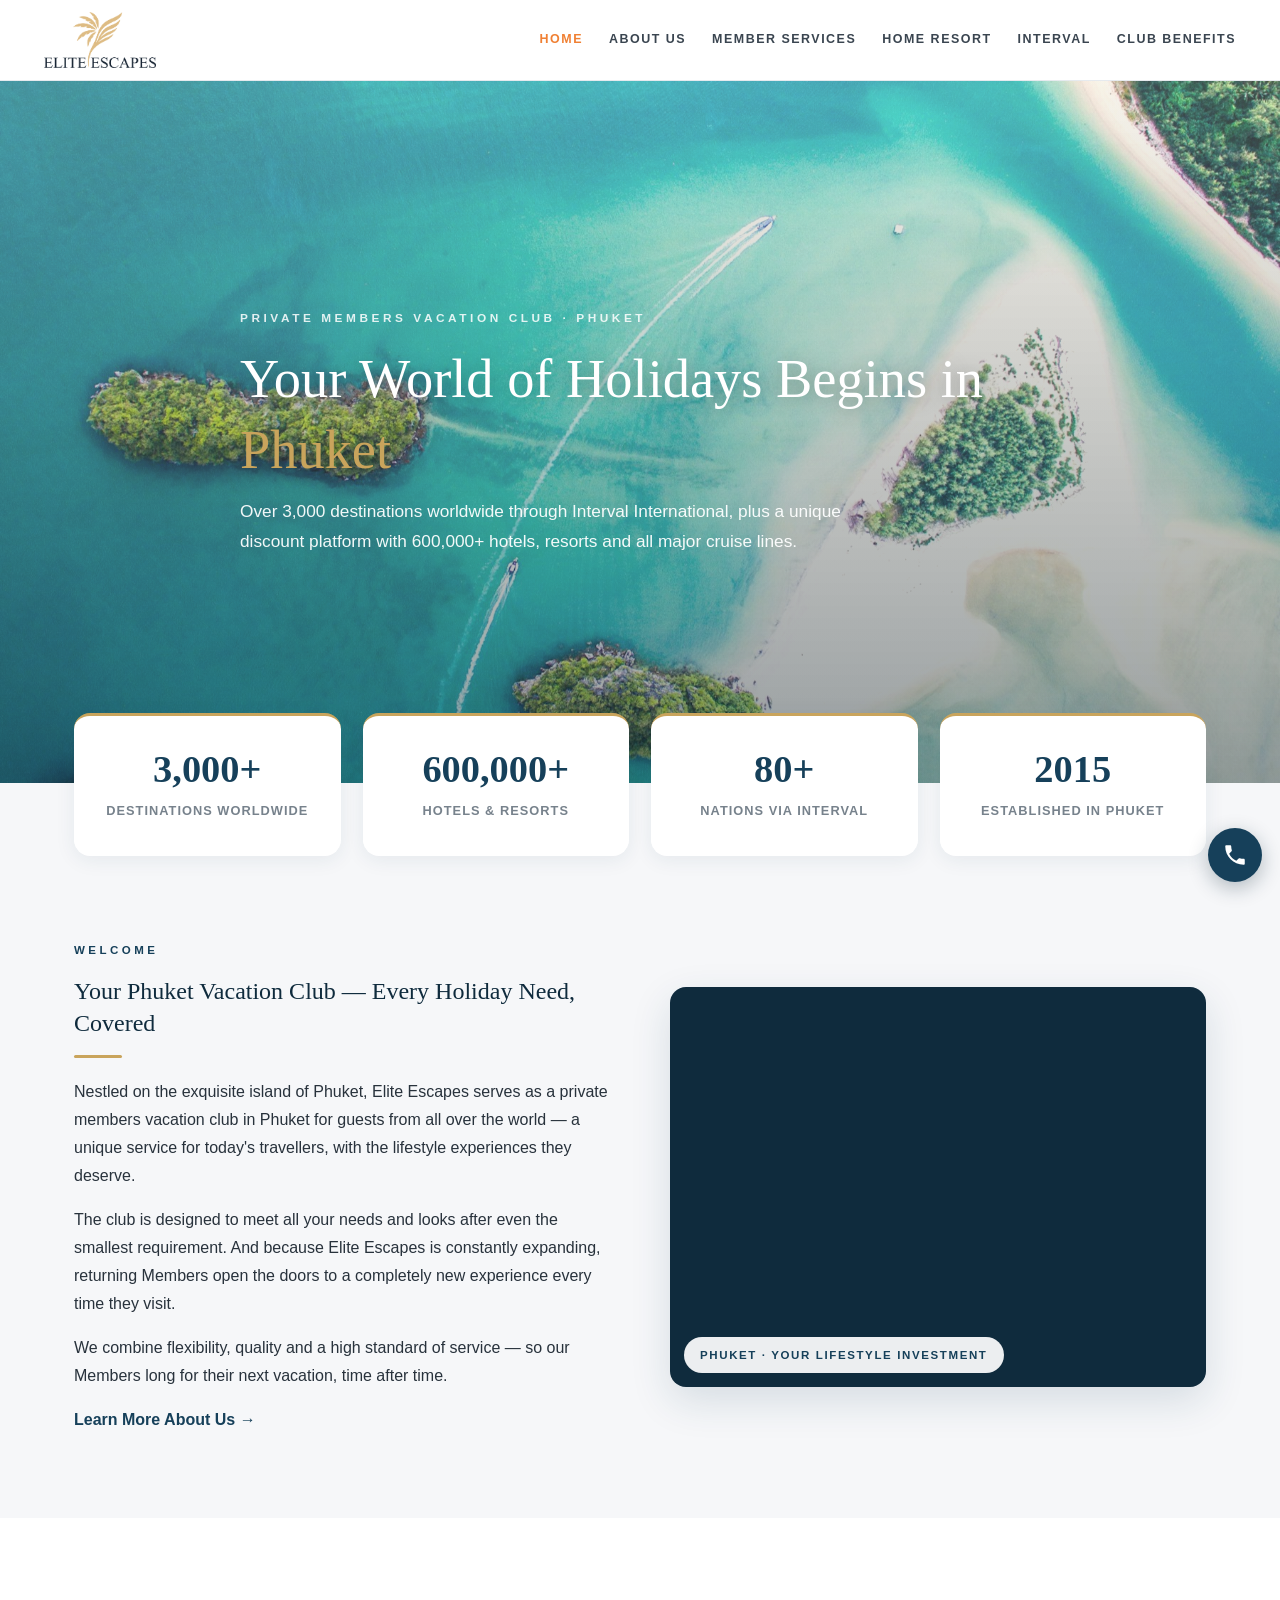
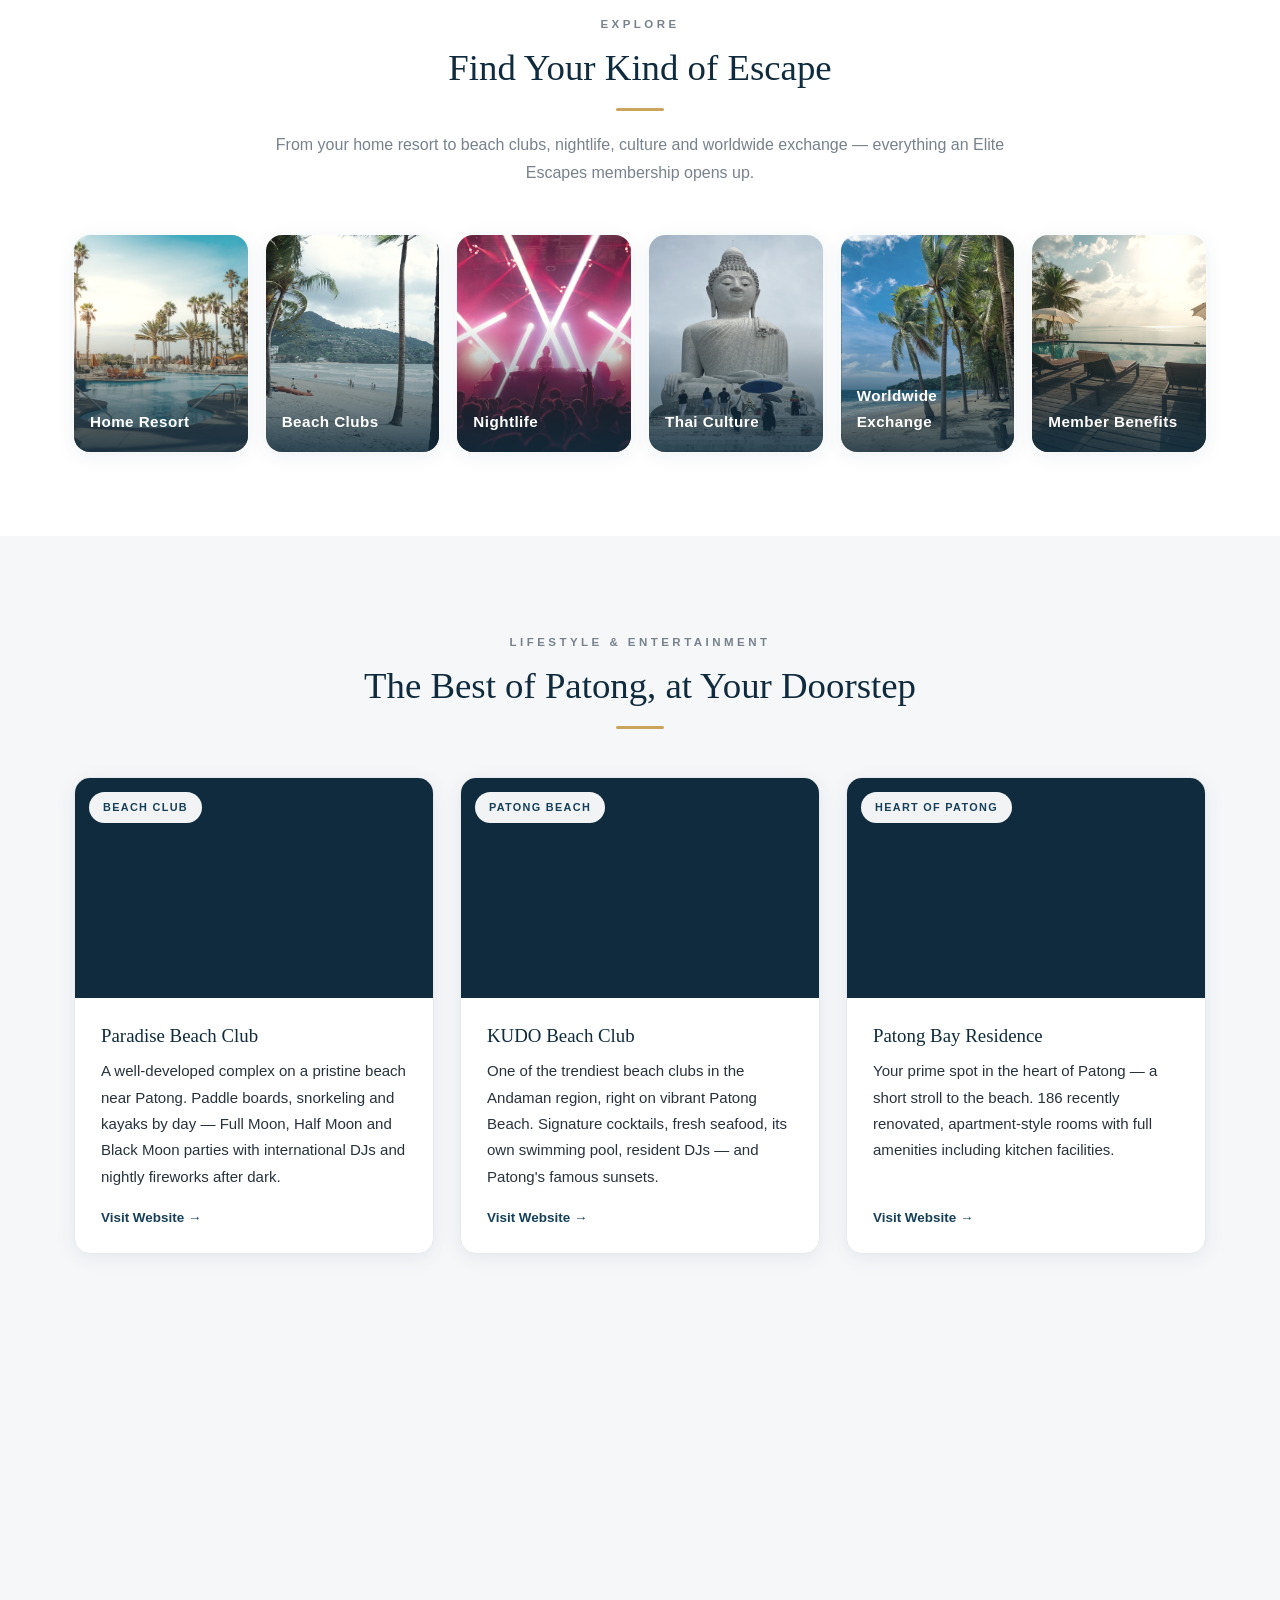
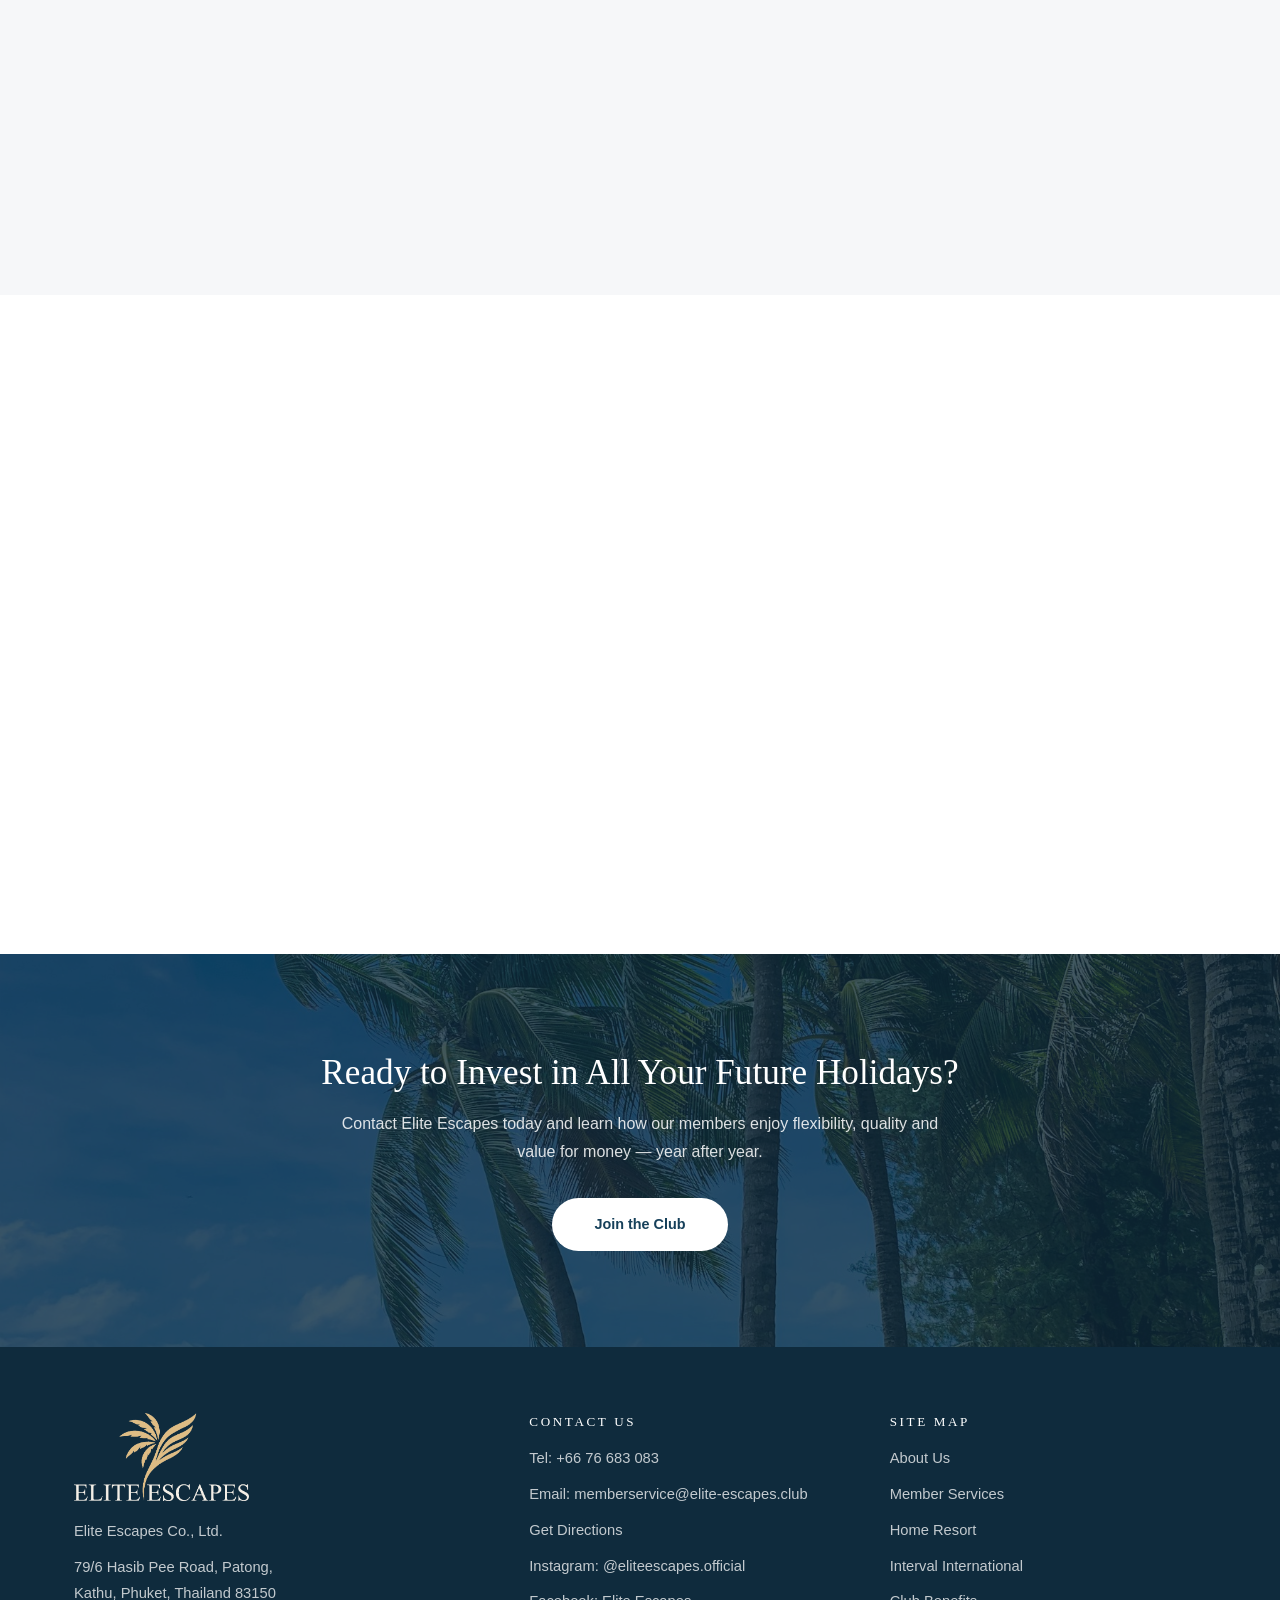
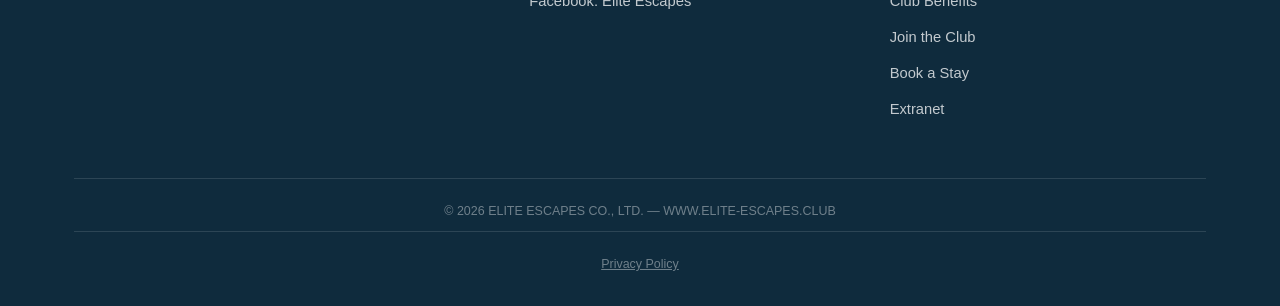
<file: index.html>
<!DOCTYPE html>
<html lang="en">
<head>
<meta charset="UTF-8"><meta name="viewport" content="width=device-width,initial-scale=1.0">
<meta http-equiv="Content-Security-Policy" content="default-src 'self'; script-src 'self' 'unsafe-inline' https://*.googletagmanager.com; style-src 'self' 'unsafe-inline' https://fonts.googleapis.com; font-src 'self' https://fonts.gstatic.com; img-src 'self' data: https://*.google-analytics.com https://*.googletagmanager.com; connect-src 'self' https://formspree.io https://*.google-analytics.com https://*.analytics.google.com https://*.googletagmanager.com; form-action 'self' https://formspree.io; base-uri 'self'; object-src 'none'">
<!-- Google tag (gtag.js) -->
<script async src="https://www.googletagmanager.com/gtag/js?id=G-T01T976Q51"></script>
<script>
  window.dataLayer = window.dataLayer || [];
  function gtag(){dataLayer.push(arguments);}
  gtag('js', new Date());
  gtag('config', 'G-T01T976Q51');
</script>
<title>Elite Escapes — Private Members Vacation Club, Phuket</title>
<meta name="description" content="Elite Escapes is a private members vacation club in Phuket with access to 3,000+ resorts worldwide through Interval International.">
<link rel="canonical" href="https://elite-escapes.club/index.html">
<!-- Open Graph / social share -->
<meta property="og:type" content="website">
<meta property="og:site_name" content="Elite Escapes">
<meta property="og:url" content="https://elite-escapes.club/">
<meta property="og:title" content="Elite Escapes — Private Members Vacation Club, Phuket">
<meta property="og:description" content="Over 3,000 destinations worldwide through Interval International, plus 600,000+ hotels, resorts and all major cruise lines.">
<meta property="og:image" content="https://elite-escapes.club/img/unsplash-1483683804023.jpg">
<meta name="twitter:card" content="summary_large_image">
<meta name="twitter:title" content="Elite Escapes — Private Members Vacation Club, Phuket">
<meta name="twitter:description" content="Over 3,000 destinations worldwide through Interval International, plus 600,000+ hotels, resorts and all major cruise lines.">
<meta name="twitter:image" content="https://elite-escapes.club/img/unsplash-1483683804023.jpg">
<link rel="preconnect" href="https://fonts.googleapis.com"><link rel="preconnect" href="https://fonts.gstatic.com" crossorigin>
<link href="https://fonts.googleapis.com/css2?family=Marcellus&family=Nunito+Sans:wght@300;400;600;700&display=swap" rel="stylesheet">
<link rel="apple-touch-icon" href="img/logo-palm.png">
<link rel="icon" href="img/logo-palm.png" type="image/png">
<link rel="stylesheet" href="style.css?v=11">
<script type="application/ld+json">
{
  "@context": "https://schema.org",
  "@type": "LocalBusiness",
  "name": "Elite Escapes Co., Ltd.",
  "alternateName": "Elite Escapes",
  "description": "A private members vacation club in Phuket with worldwide resort exchange through Interval International.",
  "url": "https://elite-escapes.club/",
  "logo": "https://elite-escapes.club/img/logo-full.png",
  "image": "https://elite-escapes.club/img/unsplash-1483683804023.jpg",
  "telephone": "+66 76 683 083",
  "email": "memberservice@elite-escapes.club",
  "address": {
    "@type": "PostalAddress",
    "streetAddress": "79/6 Hasib Pee Road, Patong",
    "addressLocality": "Kathu",
    "addressRegion": "Phuket",
    "postalCode": "83150",
    "addressCountry": "TH"
  },
  "geo": {
    "@type": "GeoCoordinates",
    "latitude": 7.877686,
    "longitude": 98.298915
  },
  "sameAs": [
    "https://www.instagram.com/eliteescapes.official",
    "https://www.facebook.com/profile.php?id=61590205692495"
  ]
}
</script>
</head>
<body>

<nav>
  <div class="nav-inner">
    <a class="logo" href="index.html"><img src="img/logo-full.png" alt="Elite Escapes"></a>
    <button class="nav-toggle" aria-label="Menu" onclick="document.querySelector('.nav-links').classList.toggle('open')">☰</button>
    <ul class="nav-links">
      <li><a href="index.html" class="active">Home</a></li>
      <li><a href="about.html">About Us</a></li>
      <li><a href="member-services.html">Member Services</a></li>
      <li><a href="home-resort.html">Home Resort</a></li>
      <li><a href="interval.html">Interval</a></li>
      <li><a href="benefits.html">Club Benefits</a></li>
    </ul>
  </div>
</nav>

<div class="hero">
  <div class="bg kb" id="hero-bg" style="background-image:url('img/unsplash-1483683804023.jpg')"></div>
  <div class="container">
    <p class="eyebrow">Private Members Vacation Club · Phuket</p>
    <h1 id="hero-title">Your World of Holidays Begins in <span style="color:var(--accent)">Phuket</span></h1>
    <p class="lead" id="hero-subtitle">Over 3,000 destinations worldwide through Interval International, plus a unique discount platform with 600,000+ hotels, resorts and all major cruise lines.</p>
  </div>
</div>

<div class="stats">
  <div><strong>3,000+</strong><span>Destinations Worldwide</span></div>
  <div><strong>600,000+</strong><span>Hotels &amp; Resorts</span></div>
  <div><strong>80+</strong><span>Nations via Interval</span></div>
  <div><strong>2015</strong><span>Established in Phuket</span></div>
</div>

<section>
  <div class="container two-col">
    <div class="prose reveal">
      <p class="eyebrow">Welcome</p>
      <h2 style="margin-bottom:0">Your Phuket Vacation Club — Every Holiday Need, Covered</h2>
      <div class="rule"></div>
      <p>Nestled on the exquisite island of Phuket, Elite Escapes serves as a private members vacation club in Phuket for guests from all over the world — a unique service for today's travellers, with the lifestyle experiences they deserve.</p>
      <p>The club is designed to meet all your needs and looks after even the smallest requirement. And because Elite Escapes is constantly expanding, returning Members open the doors to a completely new experience every time they visit.</p>
      <p>We combine flexibility, quality and a high standard of service — so our Members long for their next vacation, time after time.</p>
      <a class="more" href="about.html" style="color:var(--brand);font-weight:700">Learn More About Us →</a>
    </div>
    <div class="photo slides reveal">
      <div class="slide" style="background-image:url('img/unsplash-1551418843.jpg')"></div><div class="slide" style="background-image:url('img/unsplash-1575896225742.jpg')"></div><div class="slide" style="background-image:url('img/unsplash-1494774157365.jpg')"></div>
      <span class="cap">Phuket · Your Lifestyle Investment</span>
    </div>
  </div>
</section>

<section class="alt">
  <div class="container">
    <div class="section-head center reveal">
      <p class="eyebrow">Explore</p>
      <h2>Find Your Kind of Escape</h2>
      <div class="rule center"></div>
      <p>From your home resort to beach clubs, nightlife, culture and worldwide exchange — everything an Elite Escapes membership opens up.</p>
    </div>
    <div class="tiles">
      <a class="tile reveal" href="home-resort.html"><div class="bg" style="background-image:url('img/unsplash-1623718649591.jpg')"></div><span>Home Resort</span></a>
      <a class="tile reveal" href="index.html#lifestyle"><div class="bg" style="background-image:url('img/unsplash-1693494813069.jpg')"></div><span>Beach Clubs</span></a>
      <a class="tile reveal" href="index.html#lifestyle"><div class="bg" style="background-image:url('img/unsplash-1574155376612.jpg')"></div><span>Nightlife</span></a>
      <a class="tile reveal" href="index.html#lifestyle"><div class="bg" style="background-image:url('img/unsplash-1719376341355.jpg')"></div><span>Thai Culture</span></a>
      <a class="tile reveal" href="interval.html"><div class="bg" style="background-image:url('img/unsplash-1666088540676.jpg')"></div><span>Worldwide Exchange</span></a>
      <a class="tile reveal" href="benefits.html"><div class="bg" style="background-image:url('img/unsplash-1582719508461.jpg')"></div><span>Member Benefits</span></a>
    </div>
  </div>
</section>

<section id="lifestyle">
  <div class="container">
    <div class="section-head center reveal">
      <p class="eyebrow">Lifestyle &amp; Entertainment</p>
      <h2>The Best of Patong, at Your Doorstep</h2>
      <div class="rule center"></div>
    </div>
    <div class="grid">
      <div class="card reveal">
        <div class="card-photo slides"><div class="slide" style="background-image:url('img/paradise-overview-2.jpg')"></div><div class="slide" style="background-image:url('img/paradise-2.jpg')"></div><div class="slide" style="background-image:url('img/paradise-kayak1.jpg')"></div><span class="tag">Beach Club</span></div>
        <div class="card-body">
          <h3>Paradise Beach Club</h3>
          <p>A well-developed complex on a pristine beach near Patong. Paddle boards, snorkeling and kayaks by day — Full Moon, Half Moon and Black Moon parties with international DJs and nightly fireworks after dark.</p>
          <a class="more" href="https://theparadisebeachphuket.com/" target="_blank" rel="noopener">Visit Website →</a>
        </div>
      </div>
      <div class="card reveal">
        <div class="card-photo slides"><div class="slide" style="background-image:url('img/kudo-so-bc.jpg')"></div><div class="slide" style="background-image:url('img/kudo-main-lbs.jpg')"></div><div class="slide" style="background-image:url('img/kudo-main-picture-lbs.jpg')"></div><span class="tag">Patong Beach</span></div>
        <div class="card-body">
          <h3>KUDO Beach Club</h3>
          <p>One of the trendiest beach clubs in the Andaman region, right on vibrant Patong Beach. Signature cocktails, fresh seafood, its own swimming pool, resident DJs — and Patong's famous sunsets.</p>
          <a class="more" href="https://kudohotel.com/" target="_blank" rel="noopener">Visit Website →</a>
        </div>
      </div>
      <div class="card reveal">
        <div class="card-photo slides"><div class="slide" style="background-image:url('img/pbr-1.jpg')"></div><div class="slide" style="background-image:url('img/pbr-2.jpg')"></div><div class="slide" style="background-image:url('img/pbr-3.jpg')"></div><span class="tag">Heart of Patong</span></div>
        <div class="card-body">
          <h3>Patong Bay Residence</h3>
          <p>Your prime spot in the heart of Patong — a short stroll to the beach. 186 recently renovated, apartment-style rooms with full amenities including kitchen facilities.</p>
          <a class="more" href="https://patongbayresidence.com/" target="_blank" rel="noopener">Visit Website →</a>
        </div>
      </div>
      <div class="card reveal">
        <div class="card-photo slides"><div class="slide" style="background-image:url('img/illuzion-1.jpg')"></div><div class="slide" style="background-image:url('img/unsplash-1574155376612.jpg')"></div><div class="slide" style="background-image:url('img/unsplash-1545128485.jpg')"></div><span class="tag">Nightlife</span></div>
        <div class="card-body">
          <h3>Illuzion Phuket Club</h3>
          <p>A colossal 3-room structure holding 5,000+ people plus 300 VIP tables. 10 resident DJs with dancers and aerialist performers — the top entertainment nightclub in Thailand.</p>
          <a class="more" href="https://www.illuzionphuket.com/" target="_blank" rel="noopener">Visit Website →</a>
        </div>
      </div>
      <div class="card reveal">
        <div class="card-photo slides"><div class="slide" style="background-image:url('img/unsplash-1578736641330.jpg')"></div><div class="slide" style="background-image:url('img/unsplash-1470225620780.jpg')"></div><div class="slide" style="background-image:url('img/unsplash-1607712617949.jpg')"></div><span class="tag">Nightlife</span></div>
        <div class="card-body">
          <h3>Hollywood Phuket</h3>
          <p>A luxury nightclub combining live performance acts with in-demand DJs, international VIP hostesses and dancers. Seven days of pure fun, all shining under the stars.</p>
          <a class="more" href="https://www.hollywoodphuket.com/" target="_blank" rel="noopener">Visit Website →</a>
        </div>
      </div>
      <div class="card reveal">
        <div class="card-photo slides slides5"><div class="slide" style="background-image:url('img/unsplash-1719376341355.jpg')"></div><div class="slide" style="background-image:url('img/unsplash-1544015403.jpg')"></div><div class="slide" style="background-image:url('img/unsplash-1572867865682.jpg')"></div><div class="slide" style="background-image:url('img/unsplash-1628538060442.jpg')"></div><div class="slide" style="background-image:url('img/unsplash-1614130020598.jpg')"></div><span class="tag">Culture</span></div>
        <div class="card-body">
          <h3>Thai Culture &amp; Heritage</h3>
          <p>From Wat Chalong and the Big Buddha to ethical elephant moments at Hill Tribe Elephant, the charm of the Old Town Festival, the colours of Phuket Pride, and the famous Vegetarian Festival — Phuket's living culture, with our concierge's local Do's &amp; Don'ts to guide you.</p>
          <a class="more" href="https://www.facebook.com/hilltribeelephant/" target="_blank" rel="noopener">Hill Tribe Elephant Sanctuary →</a>
        </div>
      </div>
    </div>
  </div>
</section>

<section class="alt">
  <div class="container">
    <div class="section-head center reveal">
      <p class="eyebrow">Member Voices</p>
      <h2>What Our Members Say</h2>
      <div class="rule center"></div>
    </div>
    <div class="quotes">
      <div class="quote reveal">
        <p>Booking through Member Services is effortless — the team anticipated everything before we even asked. Patong Bay Hill truly feels like our home away from home.</p>
        <div class="who"><div class="avatar">JM</div><div><strong>James M.</strong><span>Member since 2017 · United Kingdom</span></div></div>
      </div>
      <div class="quote reveal">
        <p>We've exchanged through Interval to Spain and Japan, and used the discount platform for cruises. The flexibility is exactly why we joined — real value, year after year.</p>
        <div class="who"><div class="avatar">AS</div><div><strong>Anna &amp; Stefan</strong><span>Members since 2019 · Germany</span></div></div>
      </div>
      <div class="quote reveal">
        <p>The referral program is genuinely generous — our friends loved their complimentary stay and joined the club. The concierge discounts around Phuket are a great bonus.</p>
        <div class="who"><div class="avatar">PK</div><div><strong>Preeda K.</strong><span>Member since 2016 · Thailand</span></div></div>
      </div>
    </div>
  </div>
</section>

<div class="band" style="background-image:url('img/unsplash-1666088540676.jpg')">
  <h2>Ready to Invest in All Your Future Holidays?</h2>
  <p>Contact Elite Escapes today and learn how our members enjoy flexibility, quality and value for money — year after year.</p>
  <a href="join.html">Join the Club</a>
</div>

<footer id="contact">
  <div class="container">
    <div class="footer-grid">
      <div>
        <img src="img/logo-light.png" alt="Elite Escapes" class="footer-logo">
        <ul>
          <li>Elite Escapes Co., Ltd.</li>
          <li>79/6 Hasib Pee Road, Patong,<br>Kathu, Phuket, Thailand 83150</li>
        </ul>
      </div>
      <div>
        <h3>Contact Us</h3>
        <ul>
          <li>Tel: <a id="c-phone" href="tel:+6676683083">+66 76 683 083</a></li>
          <li>Email: <a id="c-email" href="mailto:memberservice@elite-escapes.club">memberservice@elite-escapes.club</a></li>
          <li><a href="https://www.google.com/maps?q=7.877686,98.298915" target="_blank" rel="noopener">Get Directions</a></li>
          <li>Instagram: <a href="https://www.instagram.com/eliteescapes.official" target="_blank" rel="noopener">@eliteescapes.official</a></li>
          <li>Facebook: <a href="https://www.facebook.com/profile.php?id=61590205692495" target="_blank" rel="noopener">Elite Escapes</a></li>
        </ul>
      </div>
      <div>
        <h3>Site Map</h3>
        <ul>
          <li><a href="about.html">About Us</a></li>
          <li><a href="member-services.html">Member Services</a></li>
          <li><a href="home-resort.html">Home Resort</a></li>
          <li><a href="interval.html">Interval International</a></li>
          <li><a href="benefits.html">Club Benefits</a></li>
          <li><a href="join.html">Join the Club</a></li>
          <li><a href="booking.html">Book a Stay</a></li>
          <li><a href="https://app.elite-escapes.club/" target="_blank" rel="noopener">Extranet</a></li>
        </ul>
      </div>
    </div>
    <p class="copyright">© 2026 ELITE ESCAPES CO., LTD. — WWW.ELITE-ESCAPES.CLUB</p>
    <p class="copyright" style="margin-top:8px"><a href="privacy.html" style="color:inherit;text-decoration:underline">Privacy Policy</a></p>
  </div>
</footer>

<script>
const io = new IntersectionObserver(es => es.forEach(e => { if (e.isIntersecting) { e.target.classList.add('in'); io.unobserve(e.target); } }), { threshold: .1 });
document.querySelectorAll('.reveal').forEach(el => io.observe(el));
</script>


<div class="float-contact">
  <a class="fc-btn fc-tel" id="c-tel" href="tel:+6676683083" aria-label="Call us">
    <svg viewBox="0 0 24 24"><path d="M6.62 10.79c1.44 2.83 3.76 5.14 6.59 6.59l2.2-2.2c.27-.27.67-.36 1.02-.24 1.12.37 2.33.57 3.57.57.55 0 1 .45 1 1V20c0 .55-.45 1-1 1-9.39 0-17-7.61-17-17 0-.55.45-1 1-1h3.5c.55 0 1 .45 1 1 0 1.25.2 2.45.57 3.57.11.35.03.74-.25 1.02l-2.2 2.2z"/></svg>
  </a>
</div>

<!-- Home content loader: pulls editable values from _data/home.json (Decap CMS).
     Falls back silently to the hardcoded HTML above if the file is missing/unreadable. -->
<script>
(function(){
  fetch('_data/home.json', {cache:'no-store'})
    .then(function(r){ if(!r.ok) throw new Error('no json'); return r.json(); })
    .then(function(d){
      if(!d) return;
      var $ = function(id){ return document.getElementById(id); };
      var esc = function(s){ return String(s).replace(/&/g,'&amp;').replace(/</g,'&lt;').replace(/>/g,'&gt;'); };
      var digits = function(s){ return String(s).replace(/[^0-9]/g,''); };
      if(d.hero_image){ var bg=$('hero-bg'); if(bg){ var hi=String(d.hero_image).replace(/^\/+/,''); bg.style.backgroundImage = "url('" + encodeURI(hi) + "')"; } }
      if(d.hero_title){ var t=$('hero-title'); if(t) t.innerHTML = esc(d.hero_title).replace(/Phuket/g, '<span style="color:var(--accent)">Phuket</span>'); }
      if(d.hero_subtitle){ var s=$('hero-subtitle'); if(s) s.textContent = d.hero_subtitle; }
      if(d.phone){ var p=$('c-phone'); if(p){ p.textContent = d.phone; p.href = 'tel:+' + digits(d.phone); } var ct=$('c-tel'); if(ct) ct.href = 'tel:+' + digits(d.phone); }
      if(d.email){ var e=$('c-email'); if(e){ e.textContent = d.email; e.href = 'mailto:' + d.email; } }
    })
    .catch(function(){ /* keep hardcoded HTML fallback — page never goes blank */ });
})();
</script>
</body>
</html>
</file>
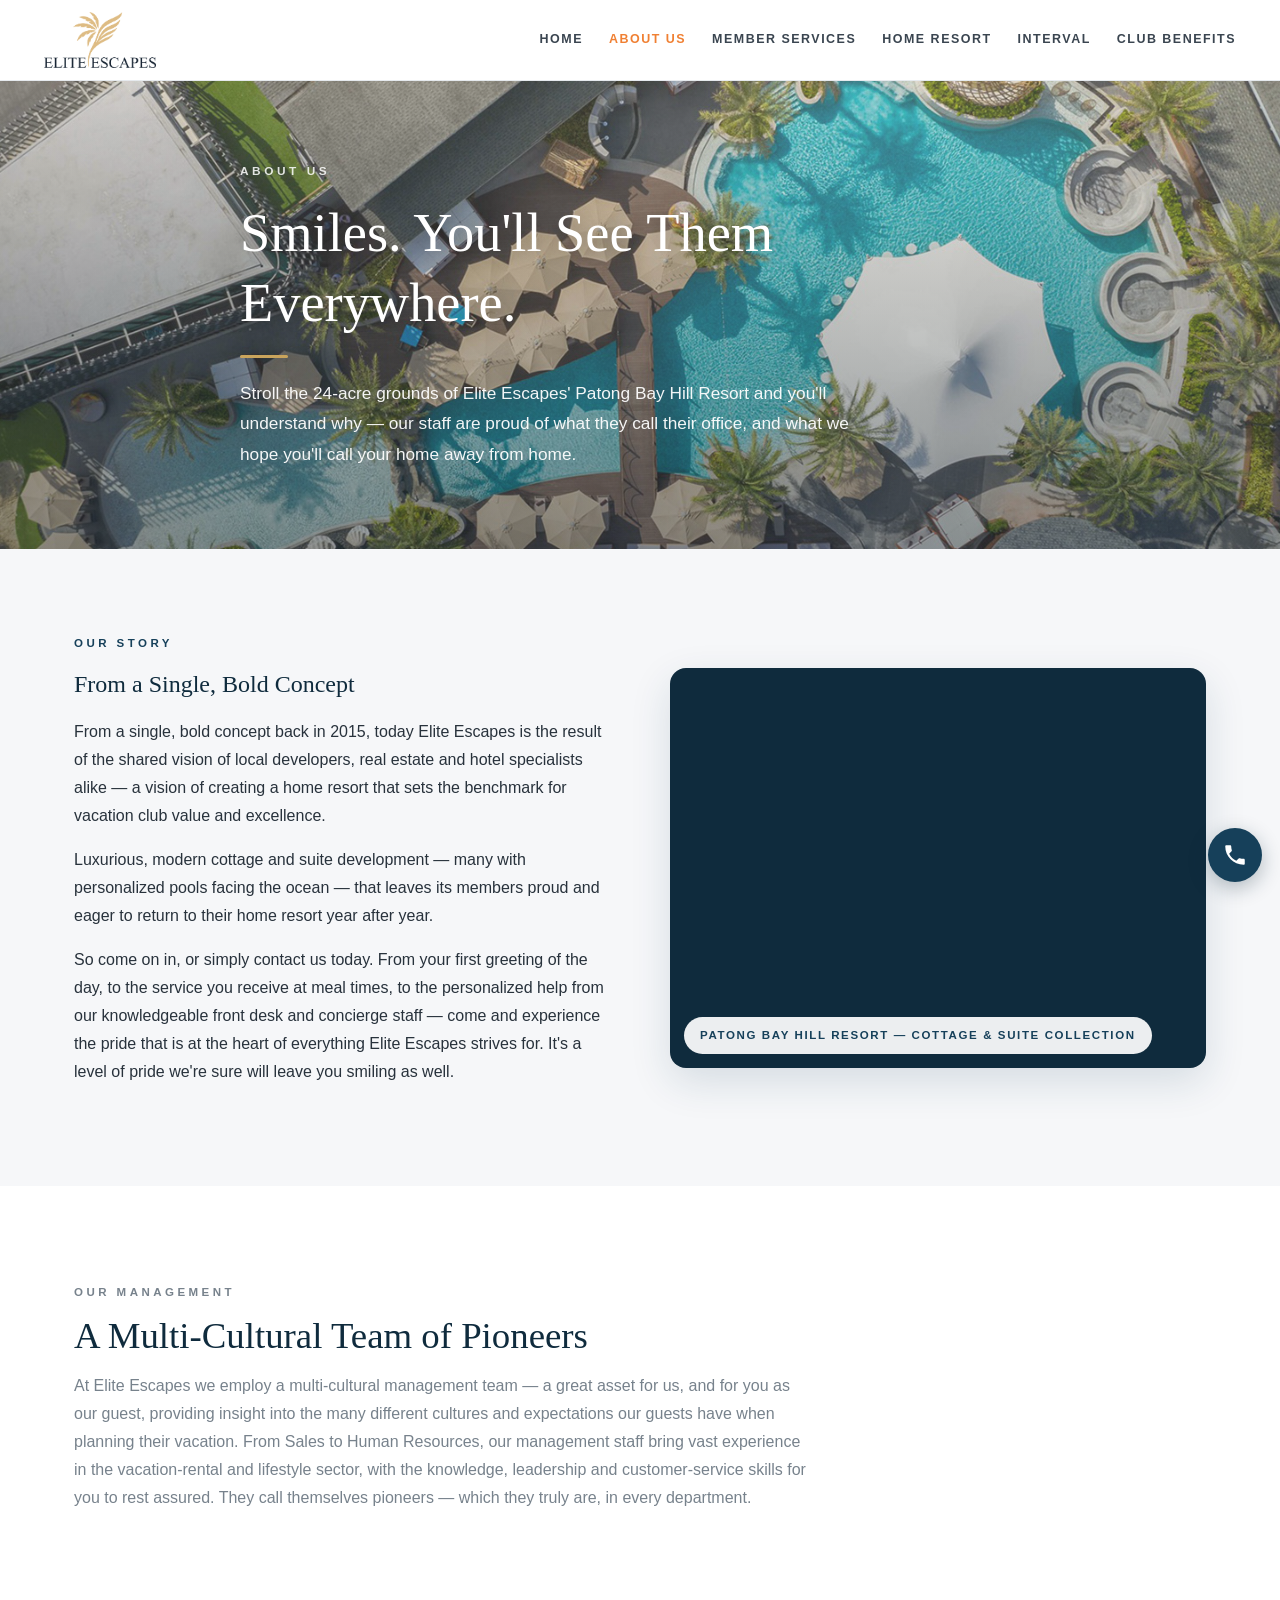
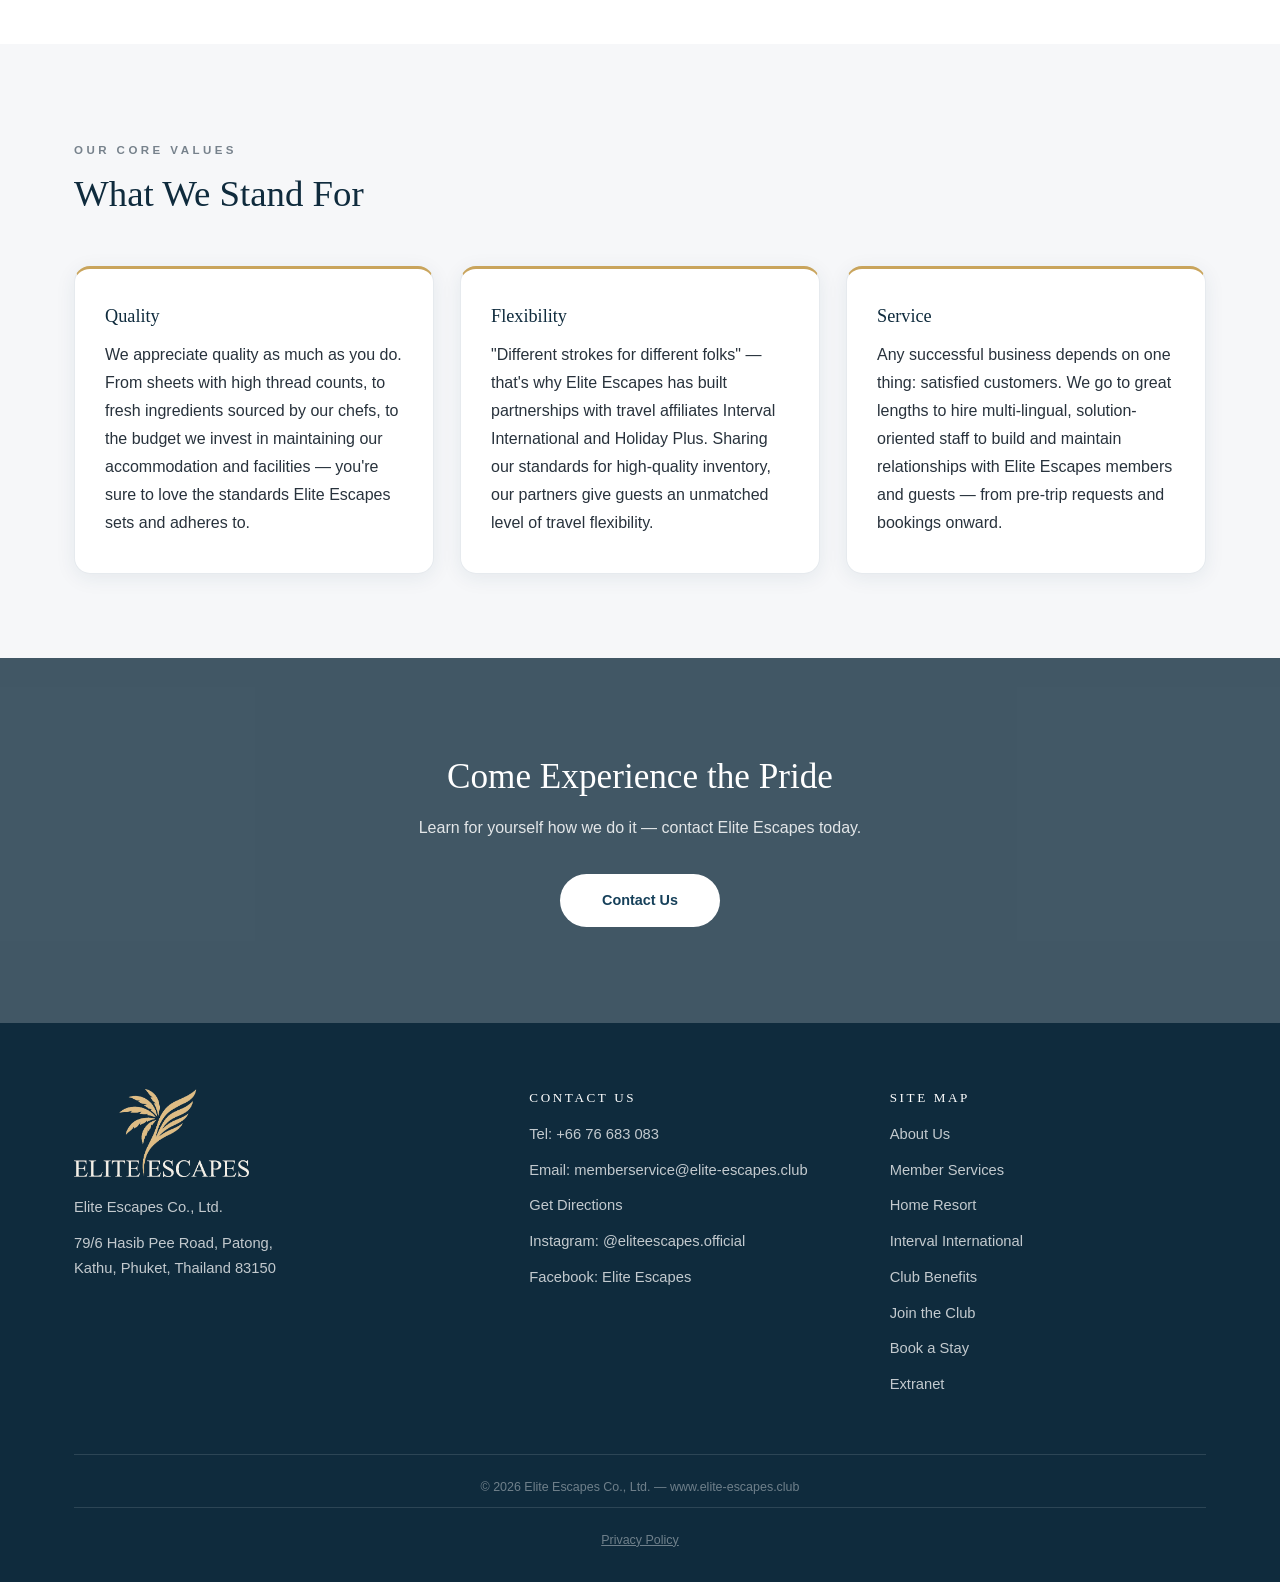
<file: about.html>
<!DOCTYPE html>
<html lang="en">
<head>
<meta charset="UTF-8"><meta name="viewport" content="width=device-width,initial-scale=1.0">
<meta http-equiv="Content-Security-Policy" content="default-src 'self'; script-src 'self' 'unsafe-inline' https://*.googletagmanager.com; style-src 'self' 'unsafe-inline' https://fonts.googleapis.com; font-src 'self' https://fonts.gstatic.com; img-src 'self' data: https://*.google-analytics.com https://*.googletagmanager.com; connect-src 'self' https://formspree.io https://*.google-analytics.com https://*.analytics.google.com https://*.googletagmanager.com; form-action 'self' https://formspree.io; base-uri 'self'; object-src 'none'">
<!-- Google tag (gtag.js) -->
<script async src="https://www.googletagmanager.com/gtag/js?id=G-T01T976Q51"></script>
<script>
  window.dataLayer = window.dataLayer || [];
  function gtag(){dataLayer.push(arguments);}
  gtag('js', new Date());
  gtag('config', 'G-T01T976Q51');
</script>
<title>About Us — Elite Escapes Phuket</title>
<meta name="description" content="The story of Elite Escapes — Phuket's private vacation club at Patong Bay Hill Resort, built on a vision of vacation ownership value since 2015.">
<link rel="canonical" href="https://elite-escapes.club/about.html">
<!-- Open Graph / social share -->
<meta property="og:type" content="website">
<meta property="og:site_name" content="Elite Escapes">
<meta property="og:url" content="https://elite-escapes.club/about.html">
<meta property="og:title" content="About Us — Elite Escapes Phuket">
<meta property="og:description" content="The story of Elite Escapes — Phuket's private vacation club at Patong Bay Hill Resort, built on a vision of vacation ownership value since 2015.">
<meta property="og:image" content="https://elite-escapes.club/img/unsplash-1483683804023.jpg">
<meta name="twitter:card" content="summary_large_image">
<meta name="twitter:title" content="About Us — Elite Escapes Phuket">
<meta name="twitter:description" content="The story of Elite Escapes — Phuket's private vacation club at Patong Bay Hill Resort, built on a vision of vacation ownership value since 2015.">
<meta name="twitter:image" content="https://elite-escapes.club/img/unsplash-1483683804023.jpg">
<link rel="preconnect" href="https://fonts.googleapis.com"><link rel="preconnect" href="https://fonts.gstatic.com" crossorigin>
<link href="https://fonts.googleapis.com/css2?family=Marcellus&family=Nunito+Sans:wght@300;400;600;700&display=swap" rel="stylesheet">
<link rel="apple-touch-icon" href="img/logo-palm.png">
<link rel="icon" href="img/logo-palm.png" type="image/png">
<link rel="stylesheet" href="style.css?v=11">
</head>
<body>

<nav>
  <div class="nav-inner">
    <a class="logo" href="index.html"><img src="img/logo-full.png" alt="Elite Escapes"></a>
    <button class="nav-toggle" aria-label="Menu" onclick="document.querySelector('.nav-links').classList.toggle('open')">☰</button>
    <ul class="nav-links">
      <li><a href="index.html">Home</a></li>
      <li><a href="about.html" class="active">About Us</a></li>
      <li><a href="member-services.html">Member Services</a></li>
      <li><a href="home-resort.html">Home Resort</a></li>
      <li><a href="interval.html">Interval</a></li>
      <li><a href="benefits.html">Club Benefits</a></li>
    </ul>
  </div>
</nav>

<div class="hero short" style="background-image:url('img/pbh-main-slide-3.jpg')">
  <div class="container">
    <p class="eyebrow">About Us</p>
    <h1>Smiles. You'll See Them Everywhere.</h1>
    <div class="rule"></div>
    <p class="lead">Stroll the 24-acre grounds of Elite Escapes' Patong Bay Hill Resort and you'll understand why — our staff are proud of what they call their office, and what we hope you'll call your home away from home.</p>
  </div>
</div>


<section>
  <div class="container two-col">
    <div class="prose">
      <p class="eyebrow">Our Story</p>
      <h2 style="margin-bottom:18px">From a Single, Bold Concept</h2>
      <p>From a single, bold concept back in 2015, today Elite Escapes is the result of the shared vision of local developers, real estate and hotel specialists alike — a vision of creating a home resort that sets the benchmark for vacation club value and excellence.</p>
      <p>Luxurious, modern cottage and suite development — many with personalized pools facing the ocean — that leaves its members proud and eager to return to their home resort year after year.</p>
      <p>So come on in, or simply contact us today. From your first greeting of the day, to the service you receive at meal times, to the personalized help from our knowledgeable front desk and concierge staff — come and experience the pride that is at the heart of everything Elite Escapes strives for. It's a level of pride we're sure will leave you smiling as well.</p>
    </div>
    <div class="photo framed slides"><div class="slide" style="background-image:url('img/pbh-q2.jpg')"></div><div class="slide" style="background-image:url('img/pbh-prjv1.jpg')"></div><div class="slide" style="background-image:url('img/pbh-obpv2.jpg')"></div><span class="cap">Patong Bay Hill Resort — Cottage & Suite Collection</span></div>
  </div>
</section>

<section class="alt">
  <div class="container">
    <div class="section-head">
      <p class="eyebrow">Our Management</p>
      <h2>A Multi-Cultural Team of Pioneers</h2>
      <p>At Elite Escapes we employ a multi-cultural management team — a great asset for us, and for you as our guest, providing insight into the many different cultures and expectations our guests have when planning their vacation. From Sales to Human Resources, our management staff bring vast experience in the vacation-rental and lifestyle sector, with the knowledge, leadership and customer-service skills for you to rest assured. They call themselves pioneers — which they truly are, in every department.</p>
    </div>
  </div>
</section>

<section>
  <div class="container">
    <div class="section-head">
      <p class="eyebrow">Our Core Values</p>
      <h2>What We Stand For</h2>
    </div>
    <div class="values">
      <div class="value">
        <h3>Quality</h3>
        <p>We appreciate quality as much as you do. From sheets with high thread counts, to fresh ingredients sourced by our chefs, to the budget we invest in maintaining our accommodation and facilities — you're sure to love the standards Elite Escapes sets and adheres to.</p>
      </div>
      <div class="value">
        <h3>Flexibility</h3>
        <p>"Different strokes for different folks" — that's why Elite Escapes has built partnerships with travel affiliates Interval International and Holiday Plus. Sharing our standards for high-quality inventory, our partners give guests an unmatched level of travel flexibility.</p>
      </div>
      <div class="value">
        <h3>Service</h3>
        <p>Any successful business depends on one thing: satisfied customers. We go to great lengths to hire multi-lingual, solution-oriented staff to build and maintain relationships with Elite Escapes members and guests — from pre-trip requests and bookings onward.</p>
      </div>
    </div>
  </div>
</section>

<div class="band">
  <h2>Come Experience the Pride</h2>
  <p>Learn for yourself how we do it — contact Elite Escapes today.</p>
  <a href="join.html">Contact Us</a>
</div>

<footer>
  <div class="container">
    <div class="footer-grid">
      <div>
        <img src="img/logo-light.png" alt="Elite Escapes" class="footer-logo">
        <ul>
          <li>Elite Escapes Co., Ltd.</li>
          <li>79/6 Hasib Pee Road, Patong,<br>Kathu, Phuket, Thailand 83150</li>
        </ul>
      </div>
      <div>
        <h3>Contact Us</h3>
        <ul>
          <li>Tel: <a href="tel:+6676683083">+66 76 683 083</a></li>
          <li>Email: <a href="mailto:memberservice@elite-escapes.club">memberservice@elite-escapes.club</a></li>
          <li><a href="https://www.google.com/maps?q=7.877686,98.298915" target="_blank" rel="noopener">Get Directions</a></li>
          <li>Instagram: <a href="https://www.instagram.com/eliteescapes.official" target="_blank" rel="noopener">@eliteescapes.official</a></li>
          <li>Facebook: <a href="https://www.facebook.com/profile.php?id=61590205692495" target="_blank" rel="noopener">Elite Escapes</a></li>
        </ul>
      </div>
      <div>
        <h3>Site Map</h3>
        <ul>
          <li><a href="about.html">About Us</a></li>
          <li><a href="member-services.html">Member Services</a></li>
          <li><a href="home-resort.html">Home Resort</a></li>
          <li><a href="interval.html">Interval International</a></li>
          <li><a href="benefits.html">Club Benefits</a></li>
          <li><a href="join.html">Join the Club</a></li>
          <li><a href="booking.html">Book a Stay</a></li>
          <li><a href="https://app.elite-escapes.club/" target="_blank" rel="noopener">Extranet</a></li>
        </ul>
      </div>
    </div>
    <p class="copyright">© 2026 Elite Escapes Co., Ltd. — www.elite-escapes.club</p>
    <p class="copyright" style="margin-top:8px"><a href="privacy.html" style="color:inherit;text-decoration:underline">Privacy Policy</a></p>
  </div>
</footer>

<div class="float-contact">
  <a class="fc-btn fc-tel" href="tel:+6676683083" aria-label="Call us">
    <svg viewBox="0 0 24 24"><path d="M6.62 10.79c1.44 2.83 3.76 5.14 6.59 6.59l2.2-2.2c.27-.27.67-.36 1.02-.24 1.12.37 2.33.57 3.57.57.55 0 1 .45 1 1V20c0 .55-.45 1-1 1-9.39 0-17-7.61-17-17 0-.55.45-1 1-1h3.5c.55 0 1 .45 1 1 0 1.25.2 2.45.57 3.57.11.35.03.74-.25 1.02l-2.2 2.2z"/></svg>
  </a>
</div>
</body>
</html>
</file>
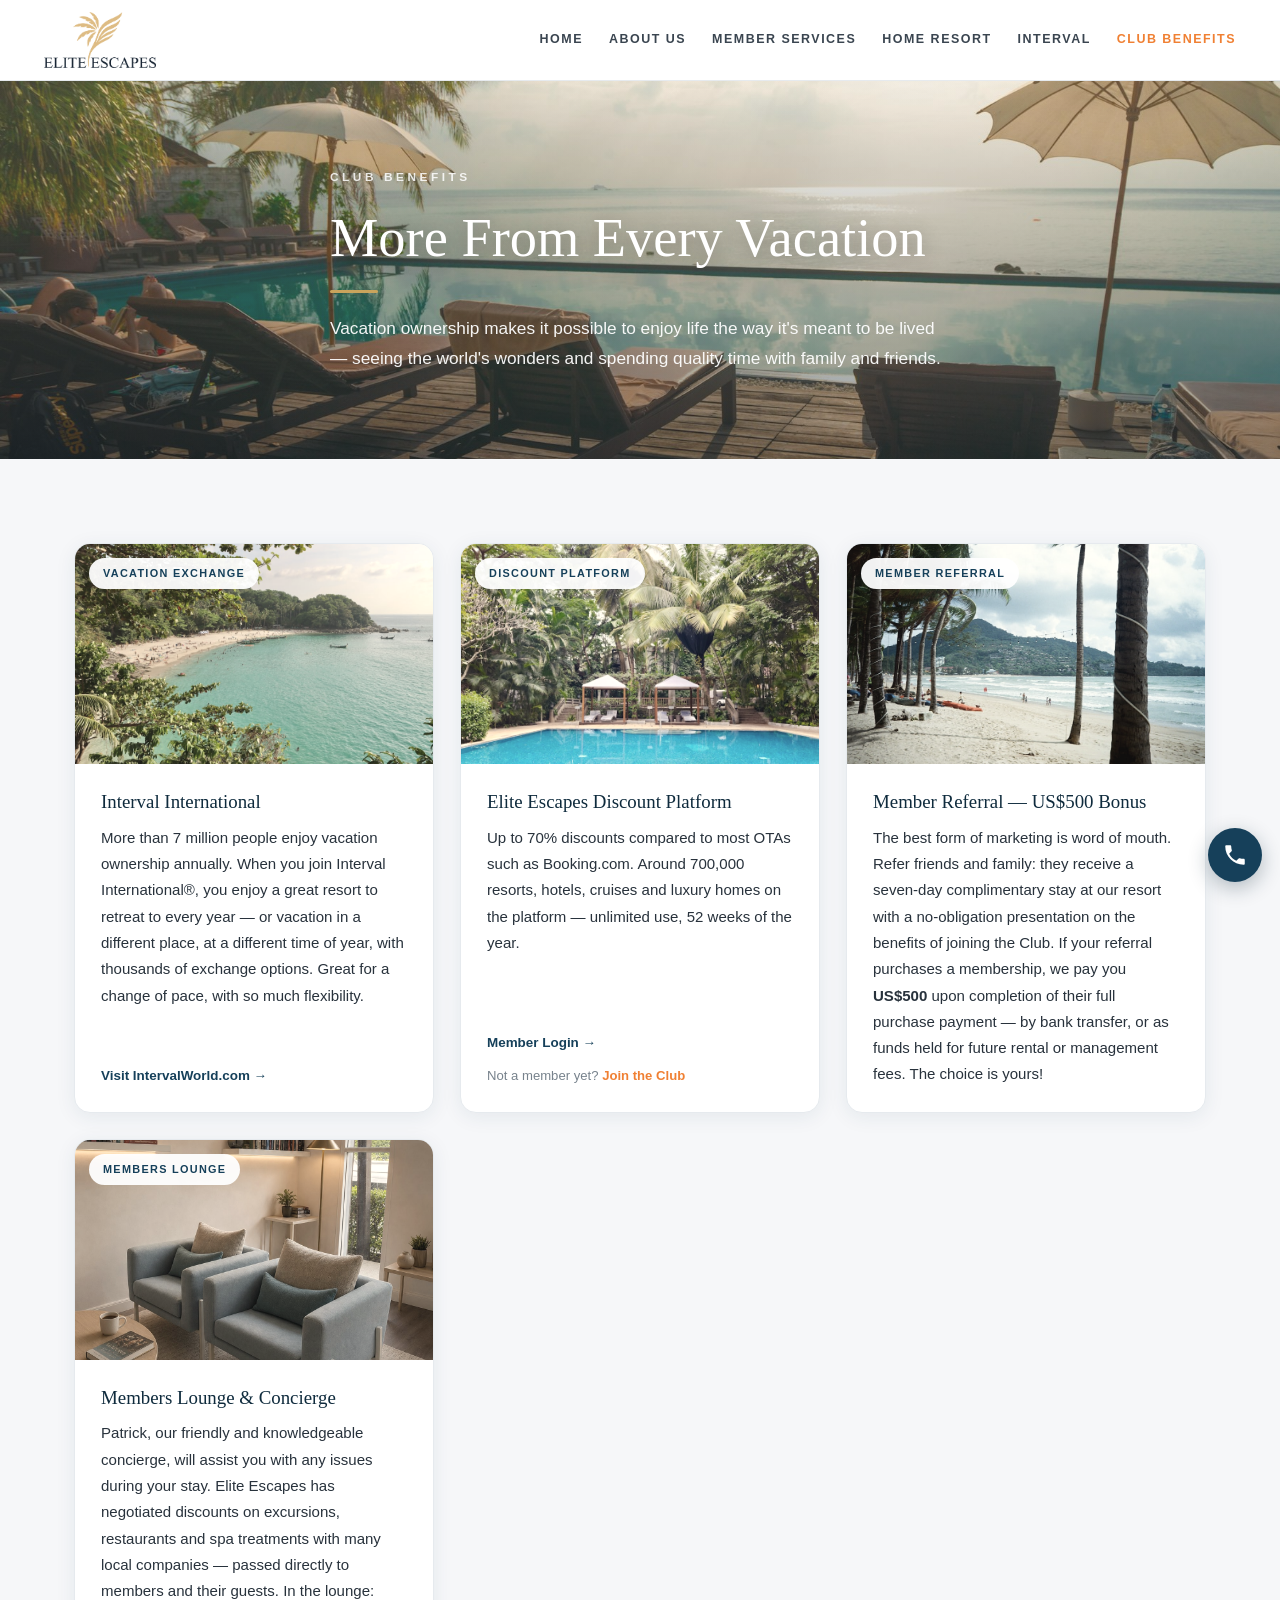
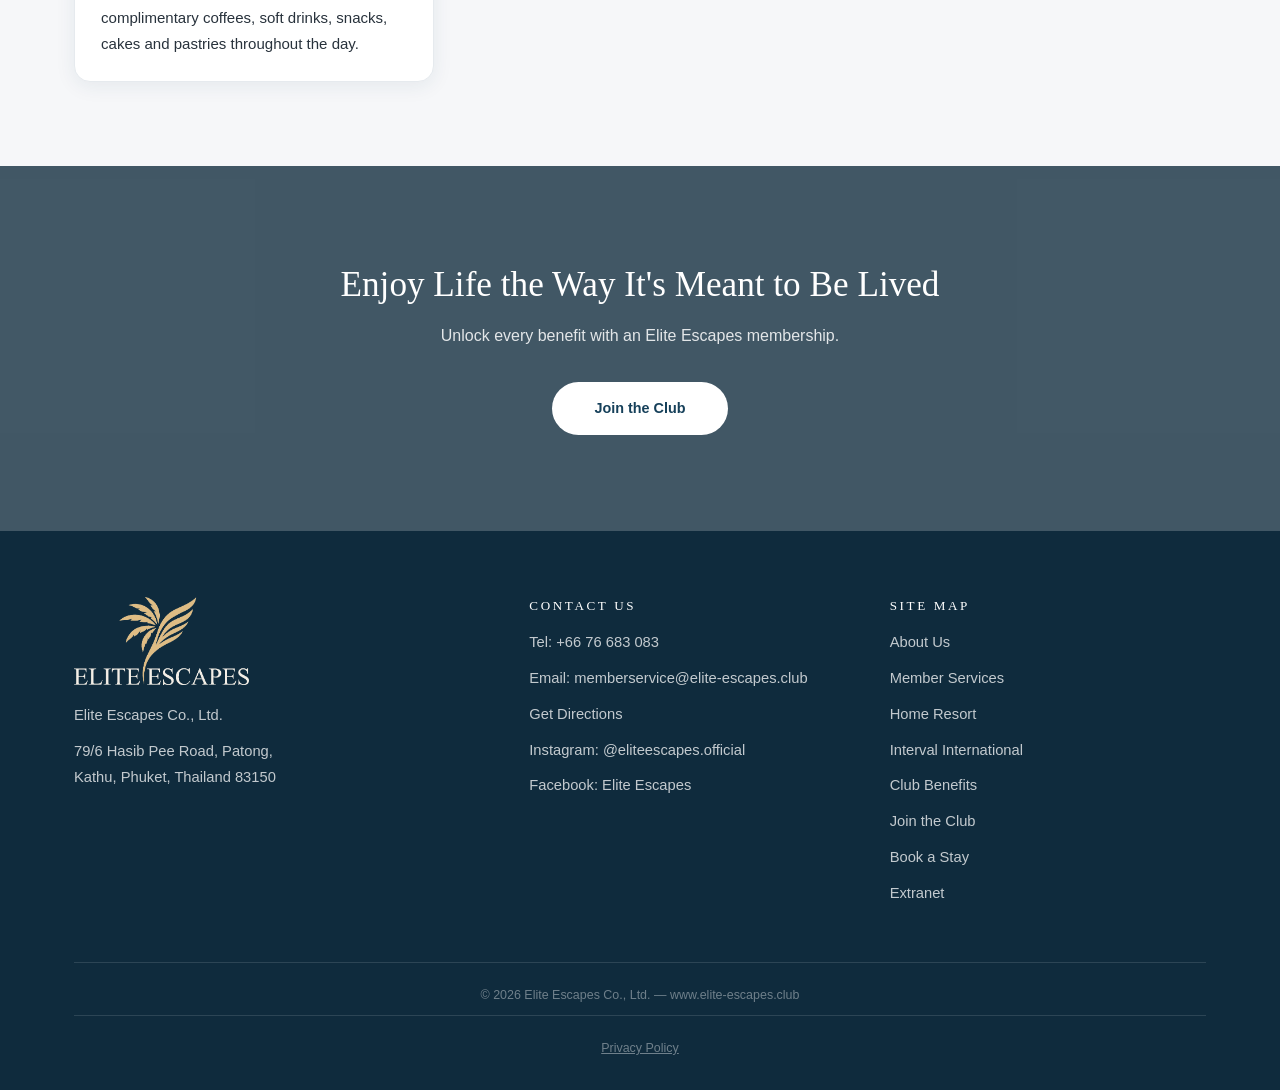
<file: benefits.html>
<!DOCTYPE html>
<html lang="en">
<head>
<meta charset="UTF-8"><meta name="viewport" content="width=device-width,initial-scale=1.0">
<meta http-equiv="Content-Security-Policy" content="default-src 'self'; script-src 'self' 'unsafe-inline' https://*.googletagmanager.com; style-src 'self' 'unsafe-inline' https://fonts.googleapis.com; font-src 'self' https://fonts.gstatic.com; img-src 'self' data: https://*.google-analytics.com https://*.googletagmanager.com; connect-src 'self' https://formspree.io https://*.google-analytics.com https://*.analytics.google.com https://*.googletagmanager.com; form-action 'self' https://formspree.io; base-uri 'self'; object-src 'none'">
<!-- Google tag (gtag.js) -->
<script async src="https://www.googletagmanager.com/gtag/js?id=G-T01T976Q51"></script>
<script>
  window.dataLayer = window.dataLayer || [];
  function gtag(){dataLayer.push(arguments);}
  gtag('js', new Date());
  gtag('config', 'G-T01T976Q51');
</script>
<title>Club Benefits — Elite Escapes Phuket</title>
<meta name="description" content="Elite Escapes club benefits: your home resort in Phuket, 3,000+ destinations via Interval International, and member-only travel discounts.">
<link rel="canonical" href="https://elite-escapes.club/benefits.html">
<!-- Open Graph / social share -->
<meta property="og:type" content="website">
<meta property="og:site_name" content="Elite Escapes">
<meta property="og:url" content="https://elite-escapes.club/benefits.html">
<meta property="og:title" content="Club Benefits — Elite Escapes Phuket">
<meta property="og:description" content="Elite Escapes club benefits: your home resort in Phuket, 3,000+ destinations via Interval International, and member-only travel discounts.">
<meta property="og:image" content="https://elite-escapes.club/img/unsplash-1483683804023.jpg">
<meta name="twitter:card" content="summary_large_image">
<meta name="twitter:title" content="Club Benefits — Elite Escapes Phuket">
<meta name="twitter:description" content="Elite Escapes club benefits: your home resort in Phuket, 3,000+ destinations via Interval International, and member-only travel discounts.">
<meta name="twitter:image" content="https://elite-escapes.club/img/unsplash-1483683804023.jpg">
<link rel="preconnect" href="https://fonts.googleapis.com"><link rel="preconnect" href="https://fonts.gstatic.com" crossorigin>
<link href="https://fonts.googleapis.com/css2?family=Marcellus&family=Nunito+Sans:wght@300;400;600;700&display=swap" rel="stylesheet">
<link rel="apple-touch-icon" href="img/logo-palm.png">
<link rel="icon" href="img/logo-palm.png" type="image/png">
<link rel="stylesheet" href="style.css?v=11">
</head>
<body>

<nav>
  <div class="nav-inner">
    <a class="logo" href="index.html"><img src="img/logo-full.png" alt="Elite Escapes"></a>
    <button class="nav-toggle" aria-label="Menu" onclick="document.querySelector('.nav-links').classList.toggle('open')">☰</button>
    <ul class="nav-links">
      <li><a href="index.html">Home</a></li>
      <li><a href="about.html">About Us</a></li>
      <li><a href="member-services.html">Member Services</a></li>
      <li><a href="home-resort.html">Home Resort</a></li>
      <li><a href="interval.html">Interval</a></li>
      <li><a href="benefits.html" class="active">Club Benefits</a></li>
    </ul>
  </div>
</nav>

<div class="hero short" style="background-image:url('img/unsplash-1582719508461.jpg')">
  <div class="container">
    <p class="eyebrow">Club Benefits</p>
    <h1>More From Every Vacation</h1>
    <div class="rule"></div>
    <p class="lead">Vacation ownership makes it possible to enjoy life the way it's meant to be lived — seeing the world's wonders and spending quality time with family and friends.</p>
  </div>
</div>

<section>
  <div class="container">
    <div class="grid">
      <div class="card">
        <div class="card-photo"><div class="bg" style="background-image:url('img/unsplash-1708656705549.jpg')"></div><span class="tag">Vacation Exchange</span></div>
        <div class="card-body">
          <h3 id="b-interval">Interval International</h3>
          <p>More than 7 million people enjoy vacation ownership annually. When you join Interval International®, you enjoy a great resort to retreat to every year — or vacation in a different place, at a different time of year, with thousands of exchange options. Great for a change of pace, with so much flexibility.</p>
          <a class="more" href="https://www.intervalworld.com/web/my/home" target="_blank" rel="noopener">Visit IntervalWorld.com →</a>
        </div>
      </div>
      <div class="card">
        <div class="card-photo"><div class="bg" style="background-image:url('img/unsplash-1695124566076.jpg')"></div><span class="tag">Discount Platform</span></div>
        <div class="card-body">
          <h3 id="b-discount">Elite Escapes Discount Platform</h3>
          <p>Up to 70% discounts compared to most OTAs such as Booking.com. Around 700,000 resorts, hotels, cruises and luxury homes on the platform — unlimited use, 52 weeks of the year.</p>
          <a class="more" href="https://eliteescapesvc.net/" target="_blank" rel="noopener">Member Login →</a>
          <p style="font-size:.82rem;color:var(--muted);margin-top:10px">Not a member yet? <a href="join.html" style="color:var(--cta);font-weight:700">Join the Club</a></p>
        </div>
      </div>
      <div class="card">
        <div class="card-photo"><div class="bg" style="background-image:url('img/unsplash-1693494813069.jpg')"></div><span class="tag">Member Referral</span></div>
        <div class="card-body">
          <h3 id="b-referral">Member Referral — US$500 Bonus</h3>
          <p>The best form of marketing is word of mouth. Refer friends and family: they receive a seven-day complimentary stay at our resort with a no-obligation presentation on the benefits of joining the Club. If your referral purchases a membership, we pay you <strong>US$500</strong> upon completion of their full purchase payment — by bank transfer, or as funds held for future rental or management fees. The choice is yours!</p>
        </div>
      </div>
      <div class="card">
        <div class="card-photo"><div class="bg" style="background-image:url('img/unsplash-1618773928121.jpg')"></div><span class="tag">Members Lounge</span></div>
        <div class="card-body">
          <h3 id="b-lounge">Members Lounge &amp; Concierge</h3>
          <p>Patrick, our friendly and knowledgeable concierge, will assist you with any issues during your stay. Elite Escapes has negotiated discounts on excursions, restaurants and spa treatments with many local companies — passed directly to members and their guests. In the lounge: complimentary coffees, soft drinks, snacks, cakes and pastries throughout the day.</p>
        </div>
      </div>
    </div>
  </div>
</section>

<div class="band">
  <h2>Enjoy Life the Way It's Meant to Be Lived</h2>
  <p>Unlock every benefit with an Elite Escapes membership.</p>
  <a href="join.html">Join the Club</a>
</div>

<footer>
  <div class="container">
    <div class="footer-grid">
      <div>
        <img src="img/logo-light.png" alt="Elite Escapes" class="footer-logo">
        <ul>
          <li>Elite Escapes Co., Ltd.</li>
          <li>79/6 Hasib Pee Road, Patong,<br>Kathu, Phuket, Thailand 83150</li>
        </ul>
      </div>
      <div>
        <h3>Contact Us</h3>
        <ul>
          <li>Tel: <a href="tel:+6676683083">+66 76 683 083</a></li>
          <li>Email: <a href="mailto:memberservice@elite-escapes.club">memberservice@elite-escapes.club</a></li>
          <li><a href="https://www.google.com/maps?q=7.877686,98.298915" target="_blank" rel="noopener">Get Directions</a></li>
          <li>Instagram: <a href="https://www.instagram.com/eliteescapes.official" target="_blank" rel="noopener">@eliteescapes.official</a></li>
          <li>Facebook: <a href="https://www.facebook.com/profile.php?id=61590205692495" target="_blank" rel="noopener">Elite Escapes</a></li>
        </ul>
      </div>
      <div>
        <h3>Site Map</h3>
        <ul>
          <li><a href="about.html">About Us</a></li>
          <li><a href="member-services.html">Member Services</a></li>
          <li><a href="home-resort.html">Home Resort</a></li>
          <li><a href="interval.html">Interval International</a></li>
          <li><a href="benefits.html">Club Benefits</a></li>
          <li><a href="join.html">Join the Club</a></li>
          <li><a href="booking.html">Book a Stay</a></li>
          <li><a href="https://app.elite-escapes.club/" target="_blank" rel="noopener">Extranet</a></li>
        </ul>
      </div>
    </div>
    <p class="copyright">© 2026 Elite Escapes Co., Ltd. — www.elite-escapes.club</p>
    <p class="copyright" style="margin-top:8px"><a href="privacy.html" style="color:inherit;text-decoration:underline">Privacy Policy</a></p>
  </div>
</footer>

<div class="float-contact">
  <a class="fc-btn fc-tel" href="tel:+6676683083" aria-label="Call us">
    <svg viewBox="0 0 24 24"><path d="M6.62 10.79c1.44 2.83 3.76 5.14 6.59 6.59l2.2-2.2c.27-.27.67-.36 1.02-.24 1.12.37 2.33.57 3.57.57.55 0 1 .45 1 1V20c0 .55-.45 1-1 1-9.39 0-17-7.61-17-17 0-.55.45-1 1-1h3.5c.55 0 1 .45 1 1 0 1.25.2 2.45.57 3.57.11.35.03.74-.25 1.02l-2.2 2.2z"/></svg>
  </a>
</div>
</body>
</html>
</file>
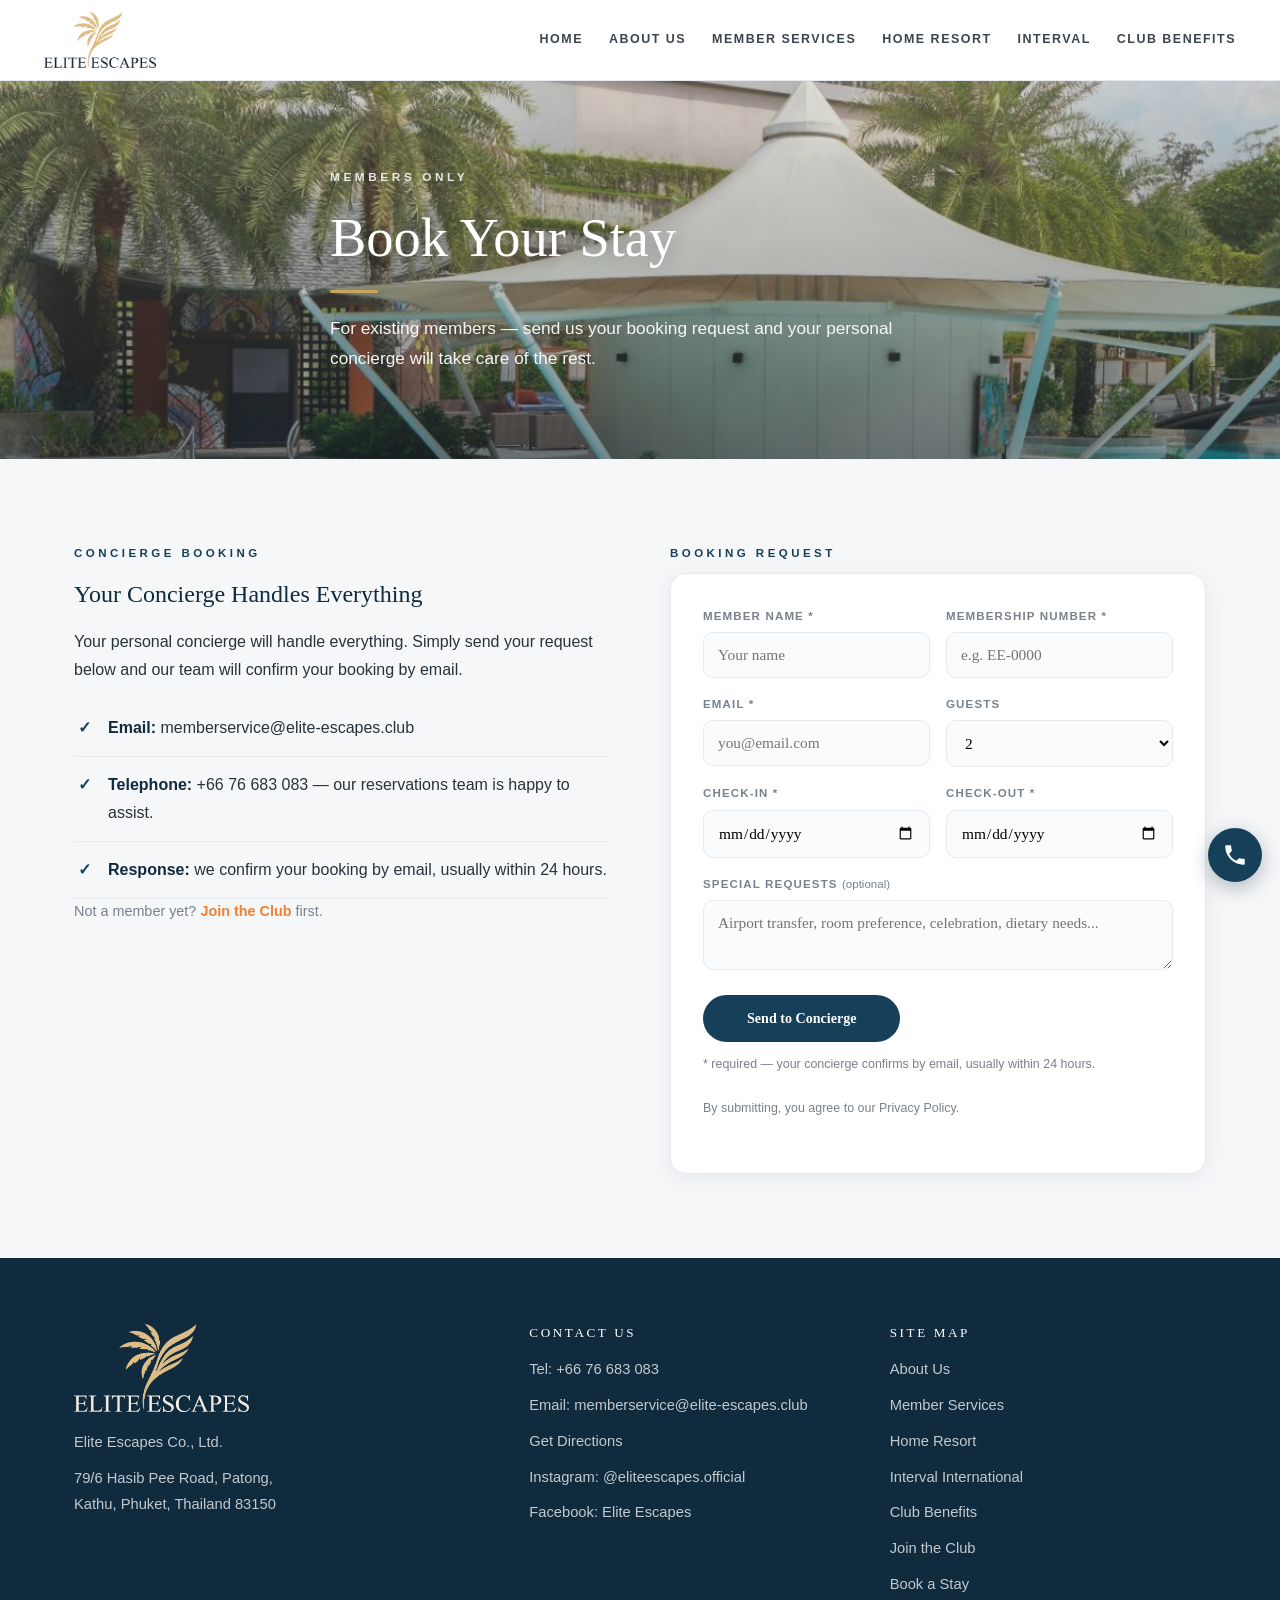
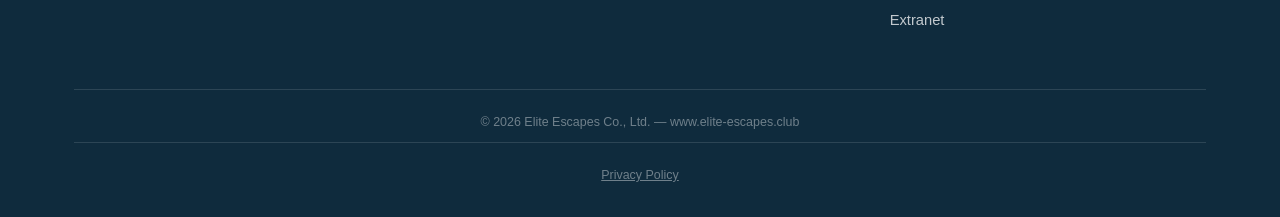
<file: booking.html>
<!DOCTYPE html>
<html lang="en">
<head>
<meta charset="UTF-8"><meta name="viewport" content="width=device-width,initial-scale=1.0">
<meta http-equiv="Content-Security-Policy" content="default-src 'self'; script-src 'self' 'unsafe-inline' https://*.googletagmanager.com; style-src 'self' 'unsafe-inline' https://fonts.googleapis.com; font-src 'self' https://fonts.gstatic.com; img-src 'self' data: https://*.google-analytics.com https://*.googletagmanager.com; connect-src 'self' https://formspree.io https://vpsrfukevrcaapwlkoop.supabase.co https://*.google-analytics.com https://*.analytics.google.com https://*.googletagmanager.com; form-action 'self' https://formspree.io; base-uri 'self'; object-src 'none'">
<!-- Google tag (gtag.js) -->
<script async src="https://www.googletagmanager.com/gtag/js?id=G-T01T976Q51"></script>
<script>
  window.dataLayer = window.dataLayer || [];
  function gtag(){dataLayer.push(arguments);}
  gtag('js', new Date());
  gtag('config', 'G-T01T976Q51');
</script>
<title>Book Your Stay — Elite Escapes Members, Phuket</title>
<meta name="description" content="Existing Elite Escapes members — send your booking request and your personal concierge will confirm your stay at Patong Bay Hill Resort by email.">
<link rel="canonical" href="https://elite-escapes.club/booking.html">
<!-- Open Graph / social share -->
<meta property="og:type" content="website">
<meta property="og:site_name" content="Elite Escapes">
<meta property="og:url" content="https://elite-escapes.club/booking.html">
<meta property="og:title" content="Book Your Stay — Elite Escapes Members, Phuket">
<meta property="og:description" content="Existing Elite Escapes members — send your booking request and your personal concierge will confirm your stay at Patong Bay Hill Resort by email.">
<meta property="og:image" content="https://elite-escapes.club/img/unsplash-1483683804023.jpg">
<meta name="twitter:card" content="summary_large_image">
<meta name="twitter:title" content="Book Your Stay — Elite Escapes Members, Phuket">
<meta name="twitter:description" content="Existing Elite Escapes members — send your booking request and your personal concierge will confirm your stay at Patong Bay Hill Resort by email.">
<meta name="twitter:image" content="https://elite-escapes.club/img/unsplash-1483683804023.jpg">
<link rel="preconnect" href="https://fonts.googleapis.com"><link rel="preconnect" href="https://fonts.gstatic.com" crossorigin>
<link href="https://fonts.googleapis.com/css2?family=Marcellus&family=Nunito+Sans:wght@300;400;600;700&display=swap" rel="stylesheet">
<link rel="apple-touch-icon" href="img/logo-palm.png">
<link rel="icon" href="img/logo-palm.png" type="image/png">
<link rel="stylesheet" href="style.css?v=11">
</head>
<body>

<nav>
  <div class="nav-inner">
    <a class="logo" href="index.html"><img src="img/logo-full.png" alt="Elite Escapes"></a>
    <button class="nav-toggle" aria-label="Menu" onclick="document.querySelector('.nav-links').classList.toggle('open')">☰</button>
    <ul class="nav-links">
      <li><a href="index.html">Home</a></li>
      <li><a href="about.html">About Us</a></li>
      <li><a href="member-services.html">Member Services</a></li>
      <li><a href="home-resort.html">Home Resort</a></li>
      <li><a href="interval.html">Interval</a></li>
      <li><a href="benefits.html">Club Benefits</a></li>
    </ul>
  </div>
</nav>

<div class="hero short" style="background-image:url('img/pbh-white-lagoon-pool-2.jpg')">
  <div class="container">
    <p class="eyebrow">Members Only</p>
    <h1>Book Your Stay</h1>
    <div class="rule"></div>
    <p class="lead">For existing members — send us your booking request and your personal concierge will take care of the rest.</p>
  </div>
</div>

<section>
  <div class="container two-col" style="align-items:start">
    <div class="prose">
      <p class="eyebrow">Concierge Booking</p>
      <h2 style="margin-bottom:18px">Your Concierge Handles Everything</h2>
      <p>Your personal concierge will handle everything. Simply send your request below and our team will confirm your booking by email.</p>
      <ul class="feature-list">
        <li><strong>Email:</strong> memberservice@elite-escapes.club</li>
        <li><strong>Telephone:</strong> +66 76 683 083 — our reservations team is happy to assist.</li>
        <li><strong>Response:</strong> we confirm your booking by email, usually within 24 hours.</li>
      </ul>
      <p style="font-size:.9rem;color:var(--muted)">Not a member yet? <a href="join.html" style="color:var(--cta);font-weight:700">Join the Club</a> first.</p>
    </div>
    <div>
      <p class="eyebrow">Booking Request</p>
      <form class="form-box compact" id="bookingForm" method="POST" action="https://formspree.io/f/xvzjyenp">
        <input type="hidden" name="_subject" value="Booking Request - Elite Escapes">
        <div class="form-grid">
          <div><label for="kn">Member Name *</label>
          <input id="kn" name="member_name" type="text" autocomplete="name" placeholder="Your name" required></div>
          <div><label for="km">Membership Number *</label>
          <input id="km" name="membership_number" type="text" placeholder="e.g. EE-0000" required></div>
          <div><label for="ke">Email *</label>
          <input id="ke" name="email" type="email" autocomplete="email" placeholder="you@email.com" required></div>
          <div><label for="kg">Guests</label>
          <select id="kg" name="guests"><option>1</option><option selected>2</option><option>3</option><option>4</option><option>5+</option></select></div>
          <div><label for="kin">Check-in *</label>
          <input id="kin" name="checkin" type="date" required></div>
          <div><label for="kout">Check-out *</label>
          <input id="kout" name="checkout" type="date" required></div>
        </div>
        <label for="kmsg">Special Requests <span class="opt">(optional)</span></label>
        <textarea id="kmsg" name="special_requests" placeholder="Airport transfer, room preference, celebration, dietary needs..."></textarea>
        <div class="btn-row">
          <button type="submit">Send to Concierge</button>
        </div>
        <p class="form-note">* required — your concierge confirms by email, usually within 24 hours.</p>
        <p class="form-note" style="margin-top:4px">By submitting, you agree to our <a href="privacy.html">Privacy Policy</a>.</p>
      </form>
      <div id="booking-thanks" class="form-box compact" style="display:none">
        <h3 style="margin-bottom:8px">Thank you!</h3>
        <p>Your concierge will confirm your booking by email within 24 hours.</p>
      </div>
    </div>
  </div>
</section>

<footer>
  <div class="container">
    <div class="footer-grid">
      <div>
        <img src="img/logo-light.png" alt="Elite Escapes" class="footer-logo">
        <ul>
          <li>Elite Escapes Co., Ltd.</li>
          <li>79/6 Hasib Pee Road, Patong,<br>Kathu, Phuket, Thailand 83150</li>
        </ul>
      </div>
      <div>
        <h3>Contact Us</h3>
        <ul>
          <li>Tel: <a href="tel:+6676683083">+66 76 683 083</a></li>
          <li>Email: <a href="mailto:memberservice@elite-escapes.club">memberservice@elite-escapes.club</a></li>
          <li><a href="https://www.google.com/maps?q=7.877686,98.298915" target="_blank" rel="noopener">Get Directions</a></li>
          <li>Instagram: <a href="https://www.instagram.com/eliteescapes.official" target="_blank" rel="noopener">@eliteescapes.official</a></li>
          <li>Facebook: <a href="https://www.facebook.com/profile.php?id=61590205692495" target="_blank" rel="noopener">Elite Escapes</a></li>
        </ul>
      </div>
      <div>
        <h3>Site Map</h3>
        <ul>
          <li><a href="about.html">About Us</a></li>
          <li><a href="member-services.html">Member Services</a></li>
          <li><a href="home-resort.html">Home Resort</a></li>
          <li><a href="interval.html">Interval International</a></li>
          <li><a href="benefits.html">Club Benefits</a></li>
          <li><a href="join.html">Join the Club</a></li>
          <li><a href="booking.html">Book a Stay</a></li>
          <li><a href="https://app.elite-escapes.club/" target="_blank" rel="noopener">Extranet</a></li>
        </ul>
      </div>
    </div>
    <p class="copyright">© 2026 Elite Escapes Co., Ltd. — www.elite-escapes.club</p>
    <p class="copyright" style="margin-top:8px"><a href="privacy.html" style="color:inherit;text-decoration:underline">Privacy Policy</a></p>
  </div>
</footer>

<div class="float-contact">
  <a class="fc-btn fc-tel" href="tel:+6676683083" aria-label="Call us">
    <svg viewBox="0 0 24 24"><path d="M6.62 10.79c1.44 2.83 3.76 5.14 6.59 6.59l2.2-2.2c.27-.27.67-.36 1.02-.24 1.12.37 2.33.57 3.57.57.55 0 1 .45 1 1V20c0 .55-.45 1-1 1-9.39 0-17-7.61-17-17 0-.55.45-1 1-1h3.5c.55 0 1 .45 1 1 0 1.25.2 2.45.57 3.57.11.35.03.74-.25 1.02l-2.2 2.2z"/></svg>
  </a>
</div>

<script>
(function(){
  var kin=document.getElementById('kin'),kout=document.getElementById('kout');
  if(kin&&kout){
    var today=new Date().toISOString().split('T')[0];
    kin.min=today;kout.min=today;
    kin.addEventListener('change',function(){kout.min=kin.value;if(kout.value&&kout.value<kin.value)kout.value=kin.value;});
  }
  var form=document.getElementById('bookingForm');
  if(form){
    form.addEventListener('submit',function(e){
      e.preventDefault();
      var btn=form.querySelector('button[type="submit"]');
      if(btn){btn.disabled=true;btn.textContent='Sending...';}
      // Also record the request into the Elite Escapes extranet (Bookings tab).
      // Fire-and-forget: never blocks or fails the member's concierge email.
      try{
        var fd=new FormData(form),p={};fd.forEach(function(v,k){p[k]=v;});
        p.source='website';p.submitted_at=new Date().toISOString();
        fetch('https://vpsrfukevrcaapwlkoop.supabase.co/functions/v1/booking-webhook?key=EEbook_7Kq2x',
          {method:'POST',keepalive:true,headers:{'Content-Type':'text/plain'},body:JSON.stringify(p)}).catch(function(){});
      }catch(_){}
      fetch(form.action,{method:'POST',body:new FormData(form),headers:{'Accept':'application/json'}})
        .then(function(r){
          if(r.ok){
            form.style.display='none';
            document.getElementById('booking-thanks').style.display='block';
          } else {
            r.json().then(function(d){
              alert(d && d.errors ? d.errors.map(function(x){return x.message;}).join(', ') : 'Sorry, something went wrong. Please try again or email memberservice@elite-escapes.club.');
            }).catch(function(){alert('Sorry, something went wrong. Please email memberservice@elite-escapes.club.');});
            if(btn){btn.disabled=false;btn.textContent='Send to Concierge';}
          }
        })
        .catch(function(){
          alert('Network error. Please try again or email memberservice@elite-escapes.club.');
          if(btn){btn.disabled=false;btn.textContent='Send to Concierge';}
        });
    });
  }
})();
</script>
</body>
</html>
</file>
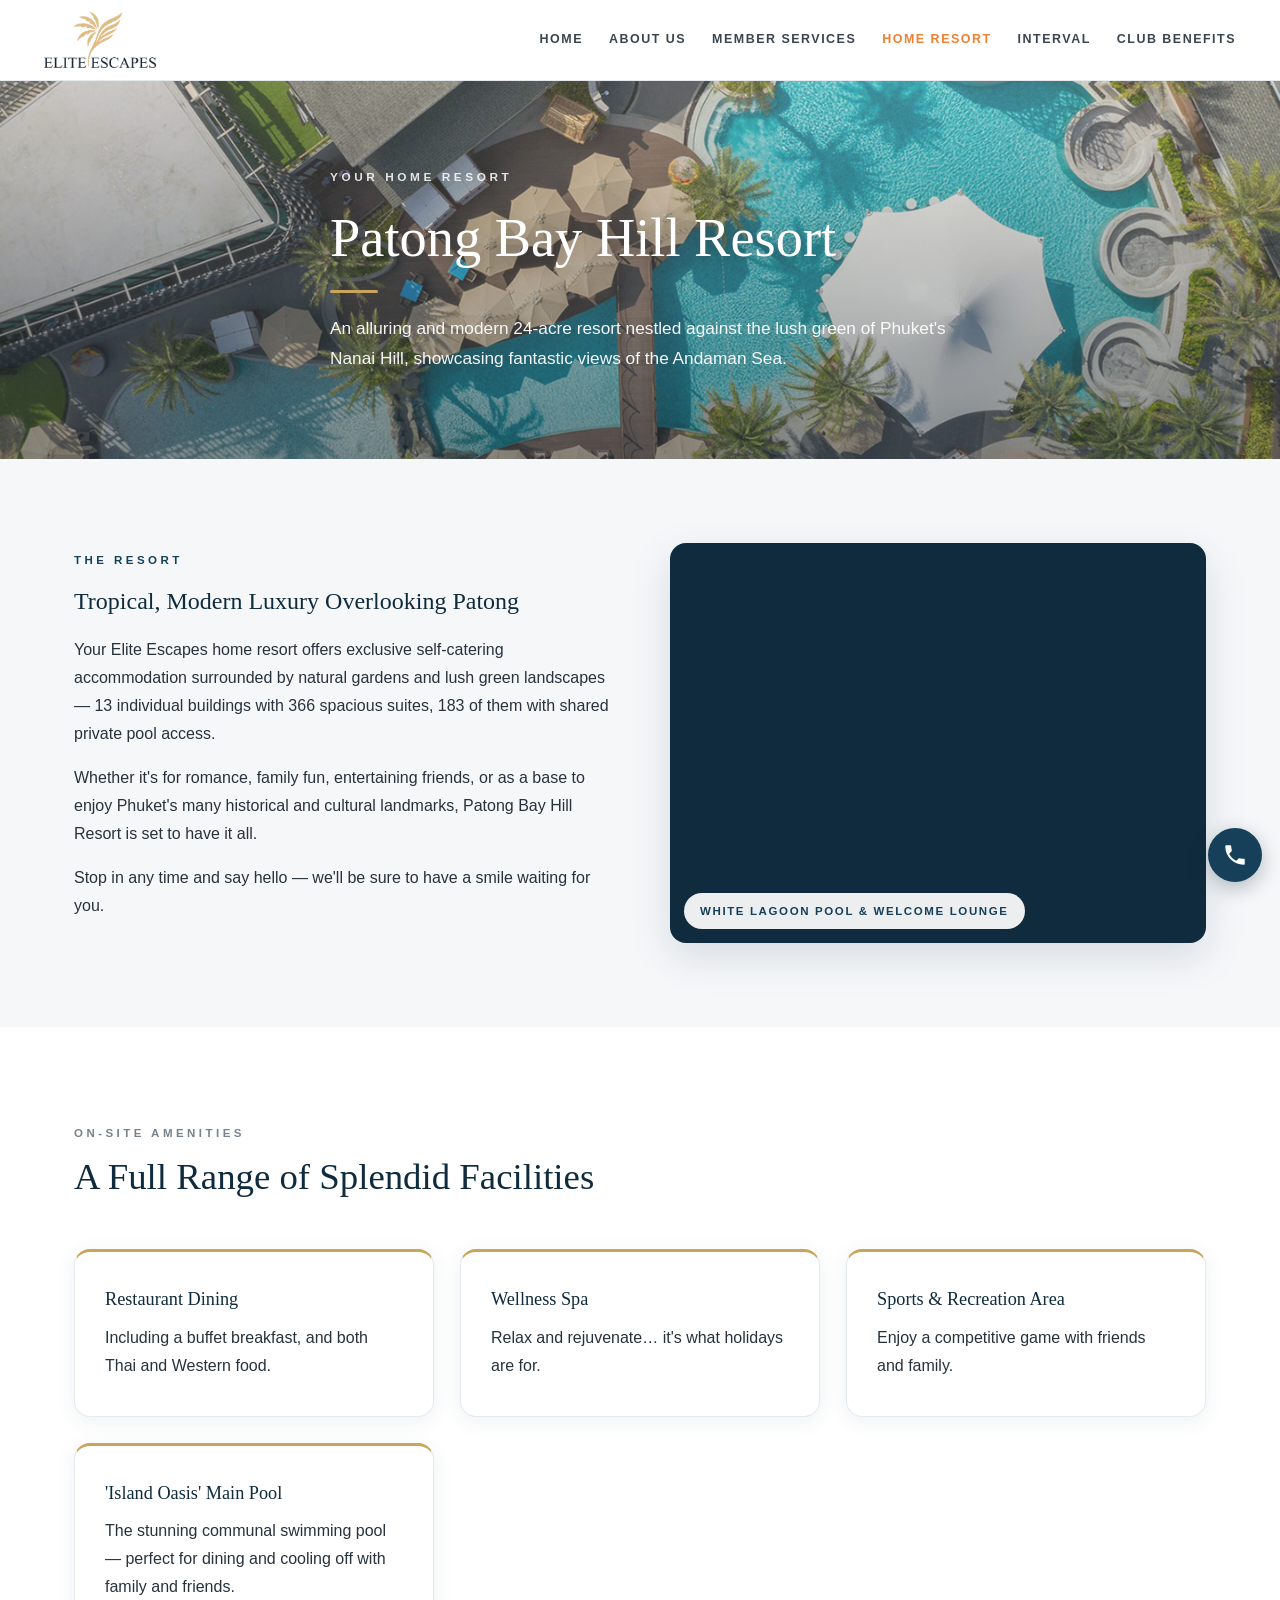
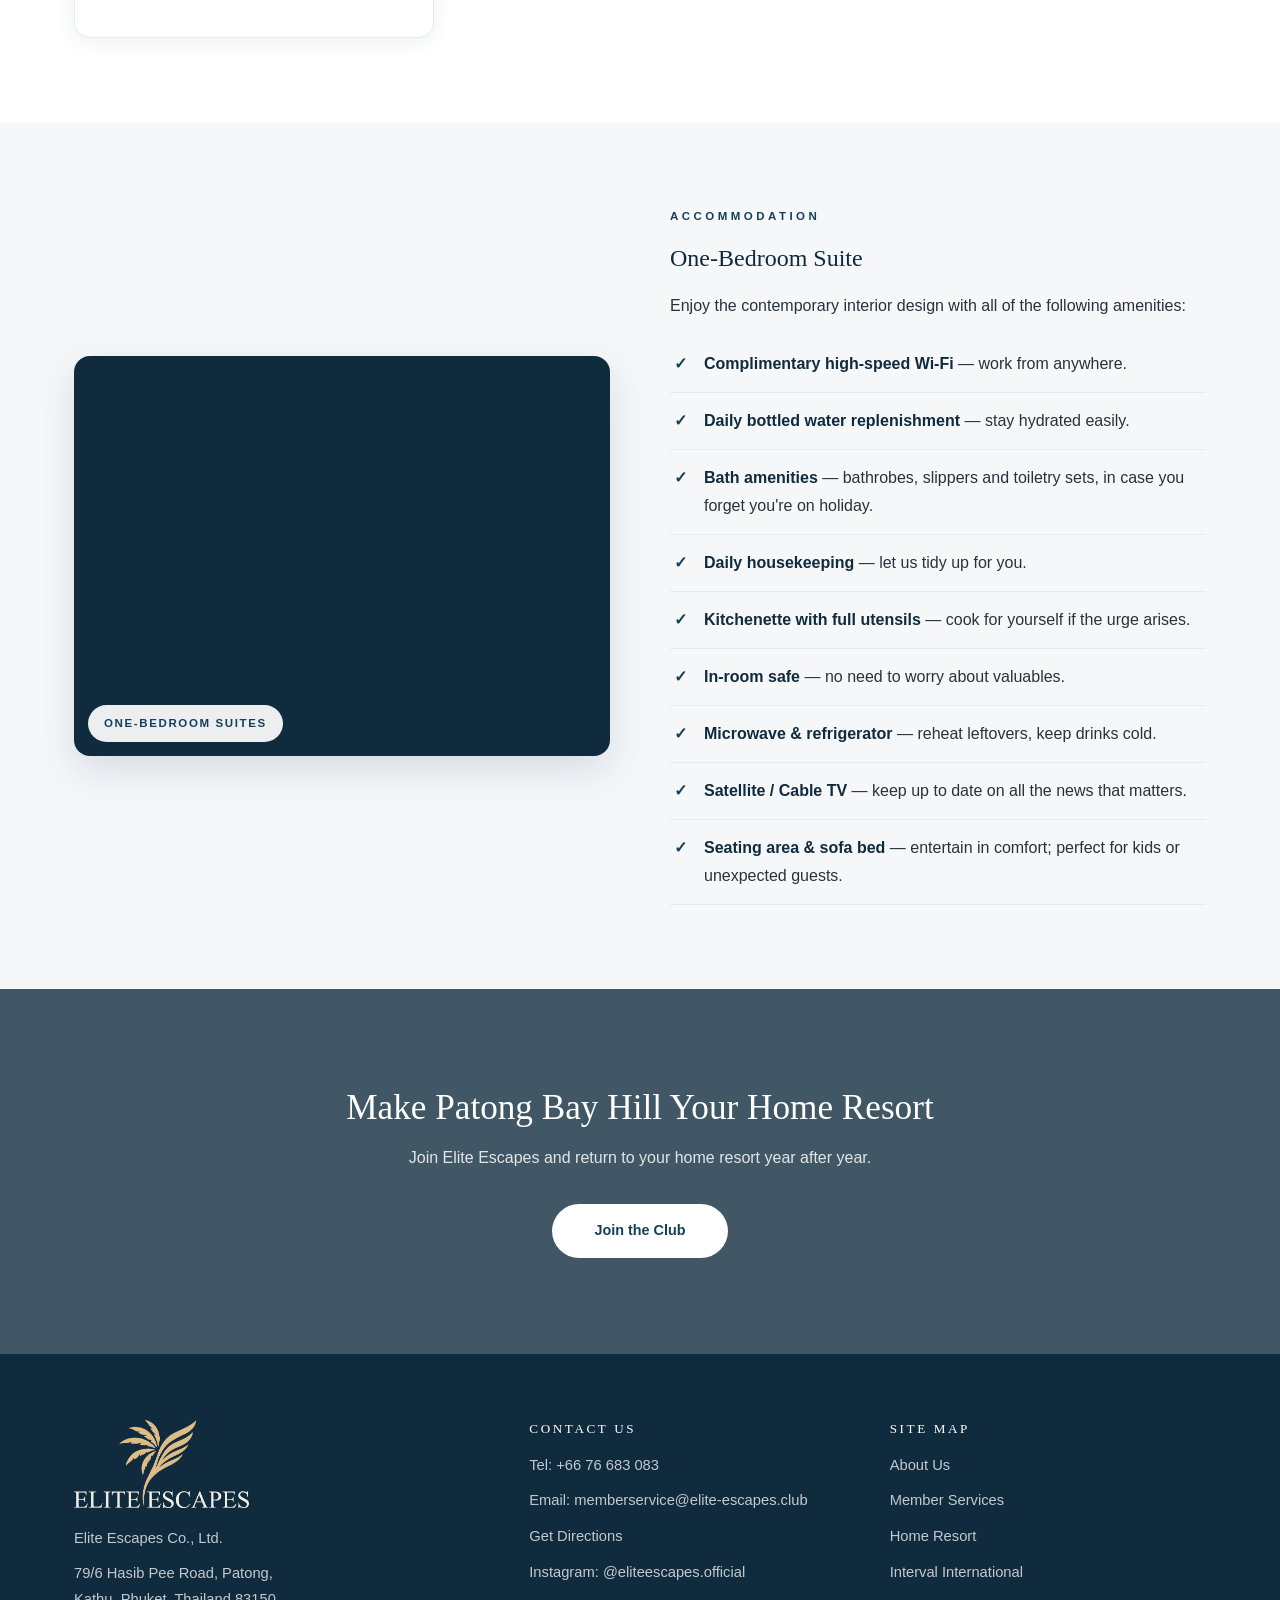
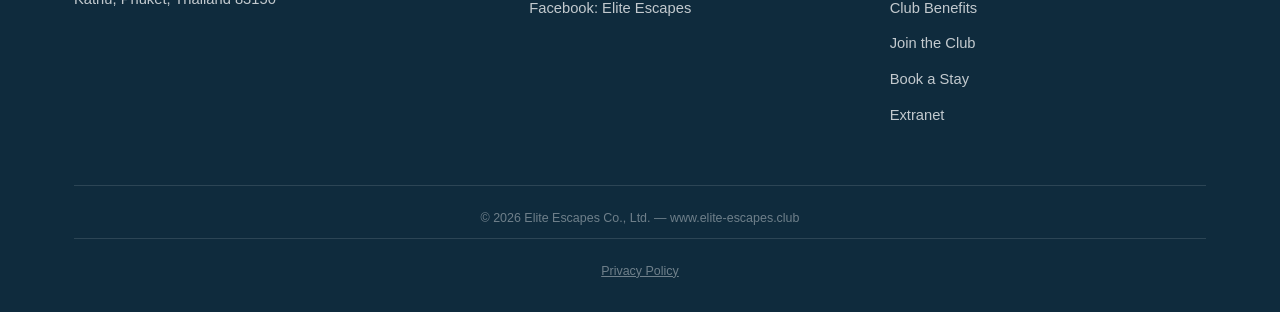
<file: home-resort.html>
<!DOCTYPE html>
<html lang="en">
<head>
<meta charset="UTF-8"><meta name="viewport" content="width=device-width,initial-scale=1.0">
<meta http-equiv="Content-Security-Policy" content="default-src 'self'; script-src 'self' 'unsafe-inline' https://*.googletagmanager.com; style-src 'self' 'unsafe-inline' https://fonts.googleapis.com; font-src 'self' https://fonts.gstatic.com; img-src 'self' data: https://*.google-analytics.com https://*.googletagmanager.com; connect-src 'self' https://formspree.io https://*.google-analytics.com https://*.analytics.google.com https://*.googletagmanager.com; form-action 'self' https://formspree.io; base-uri 'self'; object-src 'none'">
<!-- Google tag (gtag.js) -->
<script async src="https://www.googletagmanager.com/gtag/js?id=G-T01T976Q51"></script>
<script>
  window.dataLayer = window.dataLayer || [];
  function gtag(){dataLayer.push(arguments);}
  gtag('js', new Date());
  gtag('config', 'G-T01T976Q51');
</script>
<title>Home Resort — Patong Bay Hill Resort | Elite Escapes</title>
<meta name="description" content="Patong Bay Hill Resort — 24 tropical acres above Patong with 366 spacious suites, the White Lagoon pool club and Andaman sea views.">
<link rel="canonical" href="https://elite-escapes.club/home-resort.html">
<!-- Open Graph / social share -->
<meta property="og:type" content="website">
<meta property="og:site_name" content="Elite Escapes">
<meta property="og:url" content="https://elite-escapes.club/home-resort.html">
<meta property="og:title" content="Home Resort — Patong Bay Hill Resort | Elite Escapes">
<meta property="og:description" content="Patong Bay Hill Resort — 24 tropical acres above Patong with 366 spacious suites, the White Lagoon pool club and Andaman sea views.">
<meta property="og:image" content="https://elite-escapes.club/img/unsplash-1483683804023.jpg">
<meta name="twitter:card" content="summary_large_image">
<meta name="twitter:title" content="Home Resort — Patong Bay Hill Resort | Elite Escapes">
<meta name="twitter:description" content="Patong Bay Hill Resort — 24 tropical acres above Patong with 366 spacious suites, the White Lagoon pool club and Andaman sea views.">
<meta name="twitter:image" content="https://elite-escapes.club/img/unsplash-1483683804023.jpg">
<link rel="preconnect" href="https://fonts.googleapis.com"><link rel="preconnect" href="https://fonts.gstatic.com" crossorigin>
<link href="https://fonts.googleapis.com/css2?family=Marcellus&family=Nunito+Sans:wght@300;400;600;700&display=swap" rel="stylesheet">
<link rel="apple-touch-icon" href="img/logo-palm.png">
<link rel="icon" href="img/logo-palm.png" type="image/png">
<link rel="stylesheet" href="style.css?v=11">
</head>
<body>

<nav>
  <div class="nav-inner">
    <a class="logo" href="index.html"><img src="img/logo-full.png" alt="Elite Escapes"></a>
    <button class="nav-toggle" aria-label="Menu" onclick="document.querySelector('.nav-links').classList.toggle('open')">☰</button>
    <ul class="nav-links">
      <li><a href="index.html">Home</a></li>
      <li><a href="about.html">About Us</a></li>
      <li><a href="member-services.html">Member Services</a></li>
      <li><a href="home-resort.html" class="active">Home Resort</a></li>
      <li><a href="interval.html">Interval</a></li>
      <li><a href="benefits.html">Club Benefits</a></li>
    </ul>
  </div>
</nav>

<div class="hero short" style="background-image:url('img/pbh-main-slide-3.jpg')">
  <div class="container">
    <p class="eyebrow">Your Home Resort</p>
    <h1>Patong Bay Hill Resort</h1>
    <div class="rule"></div>
    <p class="lead">An alluring and modern 24-acre resort nestled against the lush green of Phuket's Nanai Hill, showcasing fantastic views of the Andaman Sea.</p>
  </div>
</div>

<section>
  <div class="container two-col">
    <div class="prose">
      <p class="eyebrow">The Resort</p>
      <h2 style="margin-bottom:18px">Tropical, Modern Luxury Overlooking Patong</h2>
      <p>Your Elite Escapes home resort offers exclusive self-catering accommodation surrounded by natural gardens and lush green landscapes — 13 individual buildings with 366 spacious suites, 183 of them with shared private pool access.</p>
      <p>Whether it's for romance, family fun, entertaining friends, or as a base to enjoy Phuket's many historical and cultural landmarks, Patong Bay Hill Resort is set to have it all.</p>
      <p>Stop in any time and say hello — we'll be sure to have a smile waiting for you.</p>
    </div>
    <div class="photo framed slides"><div class="slide" style="background-image:url('img/pbh-rooftop-pool.jpg')"></div><div class="slide" style="background-image:url('img/pbh-white-lagoon-pool-2.jpg')"></div><div class="slide" style="background-image:url('img/pbh-white-lagoon-pool-134.jpg')"></div><div class="slide" style="background-image:url('img/pbh-welcome-lounge-1.jpg')"></div><span class="cap">White Lagoon Pool & Welcome Lounge</span></div>
  </div>
</section>

<section class="alt" id="amenities">
  <div class="container">
    <div class="section-head">
      <p class="eyebrow">On-Site Amenities</p>
      <h2>A Full Range of Splendid Facilities</h2>
    </div>
    <div class="values">
      <div class="value"><h3>Restaurant Dining</h3><p>Including a buffet breakfast, and both Thai and Western food.</p></div>
      <div class="value"><h3>Wellness Spa</h3><p>Relax and rejuvenate… it's what holidays are for.</p></div>
      <div class="value"><h3>Sports &amp; Recreation Area</h3><p>Enjoy a competitive game with friends and family.</p></div>
      <div class="value"><h3>'Island Oasis' Main Pool</h3><p>The stunning communal swimming pool — perfect for dining and cooling off with family and friends.</p></div>
    </div>
  </div>
</section>

<section>
  <div class="container two-col">
    <div class="photo framed slides"><div class="slide" style="background-image:url('img/pbh-obs.jpg')"></div><div class="slide" style="background-image:url('img/pbh-obp2.jpg')"></div><div class="slide" style="background-image:url('img/pbh-obsv5.jpg')"></div><span class="cap">One-Bedroom Suites</span></div>
    <div class="prose">
      <p class="eyebrow" id="suite">Accommodation</p>
      <h2 style="margin-bottom:18px">One-Bedroom Suite</h2>
      <p>Enjoy the contemporary interior design with all of the following amenities:</p>
      <ul class="feature-list">
        <li><strong>Complimentary high-speed Wi-Fi</strong> — work from anywhere.</li>
        <li><strong>Daily bottled water replenishment</strong> — stay hydrated easily.</li>
        <li><strong>Bath amenities</strong> — bathrobes, slippers and toiletry sets, in case you forget you're on holiday.</li>
        <li><strong>Daily housekeeping</strong> — let us tidy up for you.</li>
        <li><strong>Kitchenette with full utensils</strong> — cook for yourself if the urge arises.</li>
        <li><strong>In-room safe</strong> — no need to worry about valuables.</li>
        <li><strong>Microwave &amp; refrigerator</strong> — reheat leftovers, keep drinks cold.</li>
        <li><strong>Satellite / Cable TV</strong> — keep up to date on all the news that matters.</li>
        <li><strong>Seating area &amp; sofa bed</strong> — entertain in comfort; perfect for kids or unexpected guests.</li>
      </ul>
    </div>
  </div>
</section>

<div class="band">
  <h2>Make Patong Bay Hill Your Home Resort</h2>
  <p>Join Elite Escapes and return to your home resort year after year.</p>
  <a href="join.html">Join the Club</a>
</div>

<footer>
  <div class="container">
    <div class="footer-grid">
      <div>
        <img src="img/logo-light.png" alt="Elite Escapes" class="footer-logo">
        <ul>
          <li>Elite Escapes Co., Ltd.</li>
          <li>79/6 Hasib Pee Road, Patong,<br>Kathu, Phuket, Thailand 83150</li>
        </ul>
      </div>
      <div>
        <h3>Contact Us</h3>
        <ul>
          <li>Tel: <a href="tel:+6676683083">+66 76 683 083</a></li>
          <li>Email: <a href="mailto:memberservice@elite-escapes.club">memberservice@elite-escapes.club</a></li>
          <li><a href="https://www.google.com/maps?q=7.877686,98.298915" target="_blank" rel="noopener">Get Directions</a></li>
          <li>Instagram: <a href="https://www.instagram.com/eliteescapes.official" target="_blank" rel="noopener">@eliteescapes.official</a></li>
          <li>Facebook: <a href="https://www.facebook.com/profile.php?id=61590205692495" target="_blank" rel="noopener">Elite Escapes</a></li>
        </ul>
      </div>
      <div>
        <h3>Site Map</h3>
        <ul>
          <li><a href="about.html">About Us</a></li>
          <li><a href="member-services.html">Member Services</a></li>
          <li><a href="home-resort.html">Home Resort</a></li>
          <li><a href="interval.html">Interval International</a></li>
          <li><a href="benefits.html">Club Benefits</a></li>
          <li><a href="join.html">Join the Club</a></li>
          <li><a href="booking.html">Book a Stay</a></li>
          <li><a href="https://app.elite-escapes.club/" target="_blank" rel="noopener">Extranet</a></li>
        </ul>
      </div>
    </div>
    <p class="copyright">© 2026 Elite Escapes Co., Ltd. — www.elite-escapes.club</p>
    <p class="copyright" style="margin-top:8px"><a href="privacy.html" style="color:inherit;text-decoration:underline">Privacy Policy</a></p>
  </div>
</footer>

<div class="float-contact">
  <a class="fc-btn fc-tel" href="tel:+6676683083" aria-label="Call us">
    <svg viewBox="0 0 24 24"><path d="M6.62 10.79c1.44 2.83 3.76 5.14 6.59 6.59l2.2-2.2c.27-.27.67-.36 1.02-.24 1.12.37 2.33.57 3.57.57.55 0 1 .45 1 1V20c0 .55-.45 1-1 1-9.39 0-17-7.61-17-17 0-.55.45-1 1-1h3.5c.55 0 1 .45 1 1 0 1.25.2 2.45.57 3.57.11.35.03.74-.25 1.02l-2.2 2.2z"/></svg>
  </a>
</div>
</body>
</html>
</file>
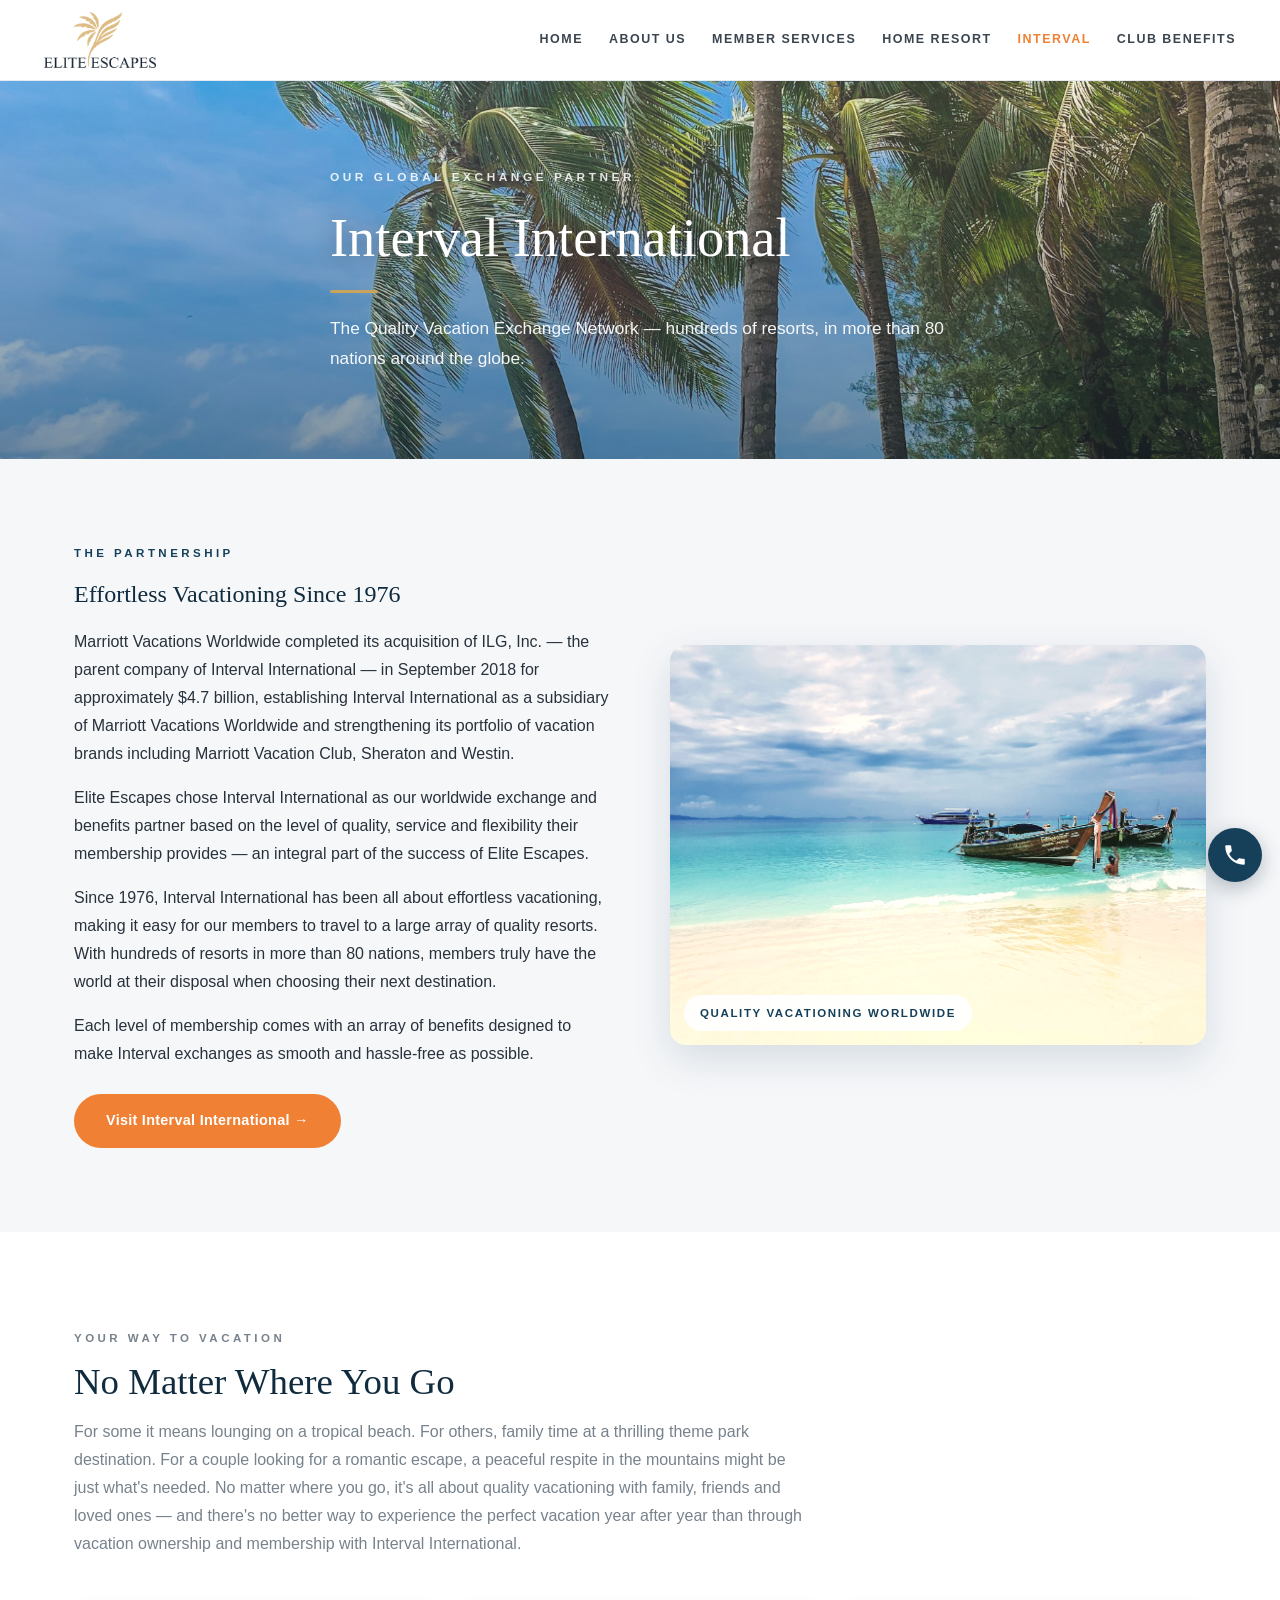
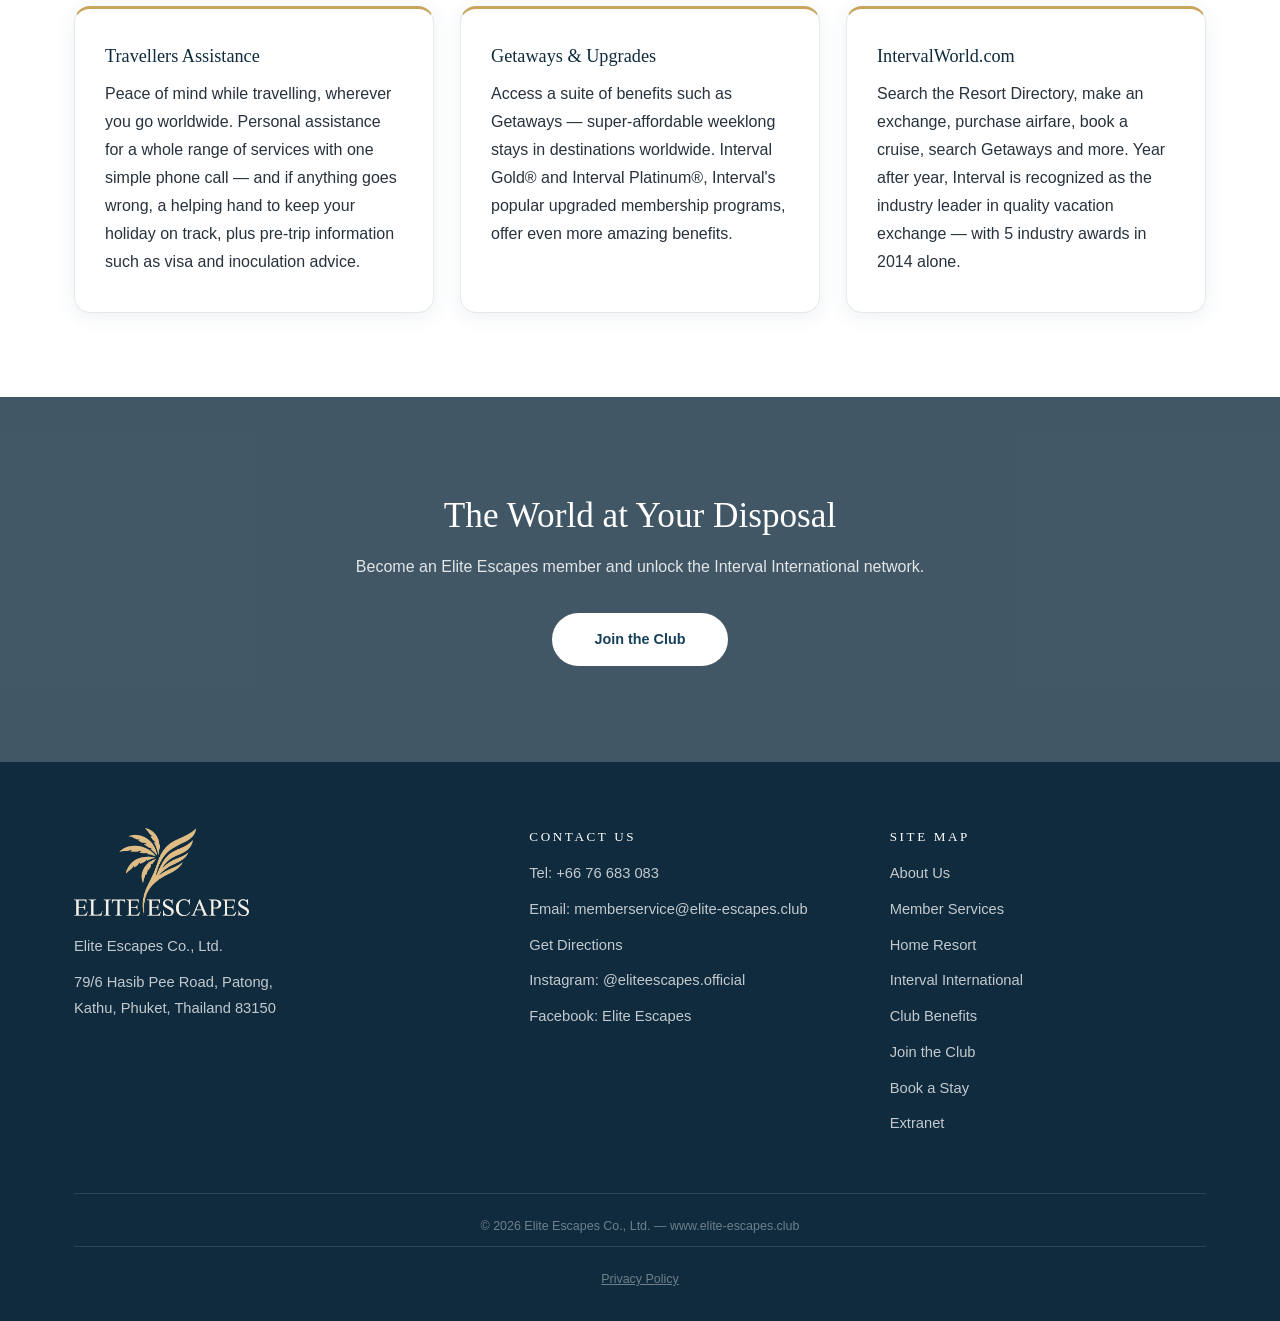
<file: interval.html>
<!DOCTYPE html>
<html lang="en">
<head>
<meta charset="UTF-8"><meta name="viewport" content="width=device-width,initial-scale=1.0">
<meta http-equiv="Content-Security-Policy" content="default-src 'self'; script-src 'self' 'unsafe-inline' https://*.googletagmanager.com; style-src 'self' 'unsafe-inline' https://fonts.googleapis.com; font-src 'self' https://fonts.gstatic.com; img-src 'self' data: https://*.google-analytics.com https://*.googletagmanager.com; connect-src 'self' https://formspree.io https://*.google-analytics.com https://*.analytics.google.com https://*.googletagmanager.com; form-action 'self' https://formspree.io; base-uri 'self'; object-src 'none'">
<!-- Google tag (gtag.js) -->
<script async src="https://www.googletagmanager.com/gtag/js?id=G-T01T976Q51"></script>
<script>
  window.dataLayer = window.dataLayer || [];
  function gtag(){dataLayer.push(arguments);}
  gtag('js', new Date());
  gtag('config', 'G-T01T976Q51');
</script>
<title>Interval International — Elite Escapes Phuket Partner</title>
<meta name="description" content="Exchange your Elite Escapes membership through Interval International — access 3,000+ resorts in over 80 nations worldwide.">
<link rel="canonical" href="https://elite-escapes.club/interval.html">
<!-- Open Graph / social share -->
<meta property="og:type" content="website">
<meta property="og:site_name" content="Elite Escapes">
<meta property="og:url" content="https://elite-escapes.club/interval.html">
<meta property="og:title" content="Interval International — Elite Escapes Phuket Partner">
<meta property="og:description" content="Exchange your Elite Escapes membership through Interval International — access 3,000+ resorts in over 80 nations worldwide.">
<meta property="og:image" content="https://elite-escapes.club/img/unsplash-1483683804023.jpg">
<meta name="twitter:card" content="summary_large_image">
<meta name="twitter:title" content="Interval International — Elite Escapes Phuket Partner">
<meta name="twitter:description" content="Exchange your Elite Escapes membership through Interval International — access 3,000+ resorts in over 80 nations worldwide.">
<meta name="twitter:image" content="https://elite-escapes.club/img/unsplash-1483683804023.jpg">
<link rel="preconnect" href="https://fonts.googleapis.com"><link rel="preconnect" href="https://fonts.gstatic.com" crossorigin>
<link href="https://fonts.googleapis.com/css2?family=Marcellus&family=Nunito+Sans:wght@300;400;600;700&display=swap" rel="stylesheet">
<link rel="apple-touch-icon" href="img/logo-palm.png">
<link rel="icon" href="img/logo-palm.png" type="image/png">
<link rel="stylesheet" href="style.css?v=11">
</head>
<body>

<nav>
  <div class="nav-inner">
    <a class="logo" href="index.html"><img src="img/logo-full.png" alt="Elite Escapes"></a>
    <button class="nav-toggle" aria-label="Menu" onclick="document.querySelector('.nav-links').classList.toggle('open')">☰</button>
    <ul class="nav-links">
      <li><a href="index.html">Home</a></li>
      <li><a href="about.html">About Us</a></li>
      <li><a href="member-services.html">Member Services</a></li>
      <li><a href="home-resort.html">Home Resort</a></li>
      <li><a href="interval.html" class="active">Interval</a></li>
      <li><a href="benefits.html">Club Benefits</a></li>
    </ul>
  </div>
</nav>

<div class="hero short" style="background-image:url('img/unsplash-1666088540676.jpg')">
  <div class="container">
    <p class="eyebrow">Our Global Exchange Partner</p>
    <h1>Interval International</h1>
    <div class="rule"></div>
    <p class="lead">The Quality Vacation Exchange Network — hundreds of resorts, in more than 80 nations around the globe.</p>
  </div>
</div>

<section>
  <div class="container two-col">
    <div class="prose">
      <p class="eyebrow">The Partnership</p>
      <h2 style="margin-bottom:18px">Effortless Vacationing Since 1976</h2>
      <p>Marriott Vacations Worldwide completed its acquisition of ILG, Inc. — the parent company of Interval International — in September 2018 for approximately $4.7 billion, establishing Interval International as a subsidiary of Marriott Vacations Worldwide and strengthening its portfolio of vacation brands including Marriott Vacation Club, Sheraton and Westin.</p>
      <p>Elite Escapes chose Interval International as our worldwide exchange and benefits partner based on the level of quality, service and flexibility their membership provides — an integral part of the success of Elite Escapes.</p>
      <p>Since 1976, Interval International has been all about effortless vacationing, making it easy for our members to travel to a large array of quality resorts. With hundreds of resorts in more than 80 nations, members truly have the world at their disposal when choosing their next destination.</p>
      <p>Each level of membership comes with an array of benefits designed to make Interval exchanges as smooth and hassle-free as possible.</p>
      <a class="btn" href="https://www.intervalworld.com/web/my/home" target="_blank" rel="noopener">Visit Interval International →</a>
    </div>
    <div class="photo framed"><div class="bg" style="background-image:url('img/unsplash-1551418843.jpg')"></div><span class="cap">Quality Vacationing Worldwide</span></div>
  </div>
</section>

<section class="alt">
  <div class="container">
    <div class="section-head">
      <p class="eyebrow">Your Way to Vacation</p>
      <h2>No Matter Where You Go</h2>
      <p>For some it means lounging on a tropical beach. For others, family time at a thrilling theme park destination. For a couple looking for a romantic escape, a peaceful respite in the mountains might be just what's needed. No matter where you go, it's all about quality vacationing with family, friends and loved ones — and there's no better way to experience the perfect vacation year after year than through vacation ownership and membership with Interval International.</p>
    </div>
    <div class="values">
      <div class="value">
        <h3>Travellers Assistance</h3>
        <p>Peace of mind while travelling, wherever you go worldwide. Personal assistance for a whole range of services with one simple phone call — and if anything goes wrong, a helping hand to keep your holiday on track, plus pre-trip information such as visa and inoculation advice.</p>
      </div>
      <div class="value">
        <h3>Getaways &amp; Upgrades</h3>
        <p>Access a suite of benefits such as Getaways — super-affordable weeklong stays in destinations worldwide. Interval Gold® and Interval Platinum®, Interval's popular upgraded membership programs, offer even more amazing benefits.</p>
      </div>
      <div class="value">
        <h3>IntervalWorld.com</h3>
        <p>Search the Resort Directory, make an exchange, purchase airfare, book a cruise, search Getaways and more. Year after year, Interval is recognized as the industry leader in quality vacation exchange — with 5 industry awards in 2014 alone.</p>
      </div>
    </div>
  </div>
</section>

<div class="band">
  <h2>The World at Your Disposal</h2>
  <p>Become an Elite Escapes member and unlock the Interval International network.</p>
  <a href="join.html">Join the Club</a>
</div>

<footer>
  <div class="container">
    <div class="footer-grid">
      <div>
        <img src="img/logo-light.png" alt="Elite Escapes" class="footer-logo">
        <ul>
          <li>Elite Escapes Co., Ltd.</li>
          <li>79/6 Hasib Pee Road, Patong,<br>Kathu, Phuket, Thailand 83150</li>
        </ul>
      </div>
      <div>
        <h3>Contact Us</h3>
        <ul>
          <li>Tel: <a href="tel:+6676683083">+66 76 683 083</a></li>
          <li>Email: <a href="mailto:memberservice@elite-escapes.club">memberservice@elite-escapes.club</a></li>
          <li><a href="https://www.google.com/maps?q=7.877686,98.298915" target="_blank" rel="noopener">Get Directions</a></li>
          <li>Instagram: <a href="https://www.instagram.com/eliteescapes.official" target="_blank" rel="noopener">@eliteescapes.official</a></li>
          <li>Facebook: <a href="https://www.facebook.com/profile.php?id=61590205692495" target="_blank" rel="noopener">Elite Escapes</a></li>
        </ul>
      </div>
      <div>
        <h3>Site Map</h3>
        <ul>
          <li><a href="about.html">About Us</a></li>
          <li><a href="member-services.html">Member Services</a></li>
          <li><a href="home-resort.html">Home Resort</a></li>
          <li><a href="interval.html">Interval International</a></li>
          <li><a href="benefits.html">Club Benefits</a></li>
          <li><a href="join.html">Join the Club</a></li>
          <li><a href="booking.html">Book a Stay</a></li>
          <li><a href="https://app.elite-escapes.club/" target="_blank" rel="noopener">Extranet</a></li>
        </ul>
      </div>
    </div>
    <p class="copyright">© 2026 Elite Escapes Co., Ltd. — www.elite-escapes.club</p>
    <p class="copyright" style="margin-top:8px"><a href="privacy.html" style="color:inherit;text-decoration:underline">Privacy Policy</a></p>
  </div>
</footer>

<div class="float-contact">
  <a class="fc-btn fc-tel" href="tel:+6676683083" aria-label="Call us">
    <svg viewBox="0 0 24 24"><path d="M6.62 10.79c1.44 2.83 3.76 5.14 6.59 6.59l2.2-2.2c.27-.27.67-.36 1.02-.24 1.12.37 2.33.57 3.57.57.55 0 1 .45 1 1V20c0 .55-.45 1-1 1-9.39 0-17-7.61-17-17 0-.55.45-1 1-1h3.5c.55 0 1 .45 1 1 0 1.25.2 2.45.57 3.57.11.35.03.74-.25 1.02l-2.2 2.2z"/></svg>
  </a>
</div>
</body>
</html>
</file>
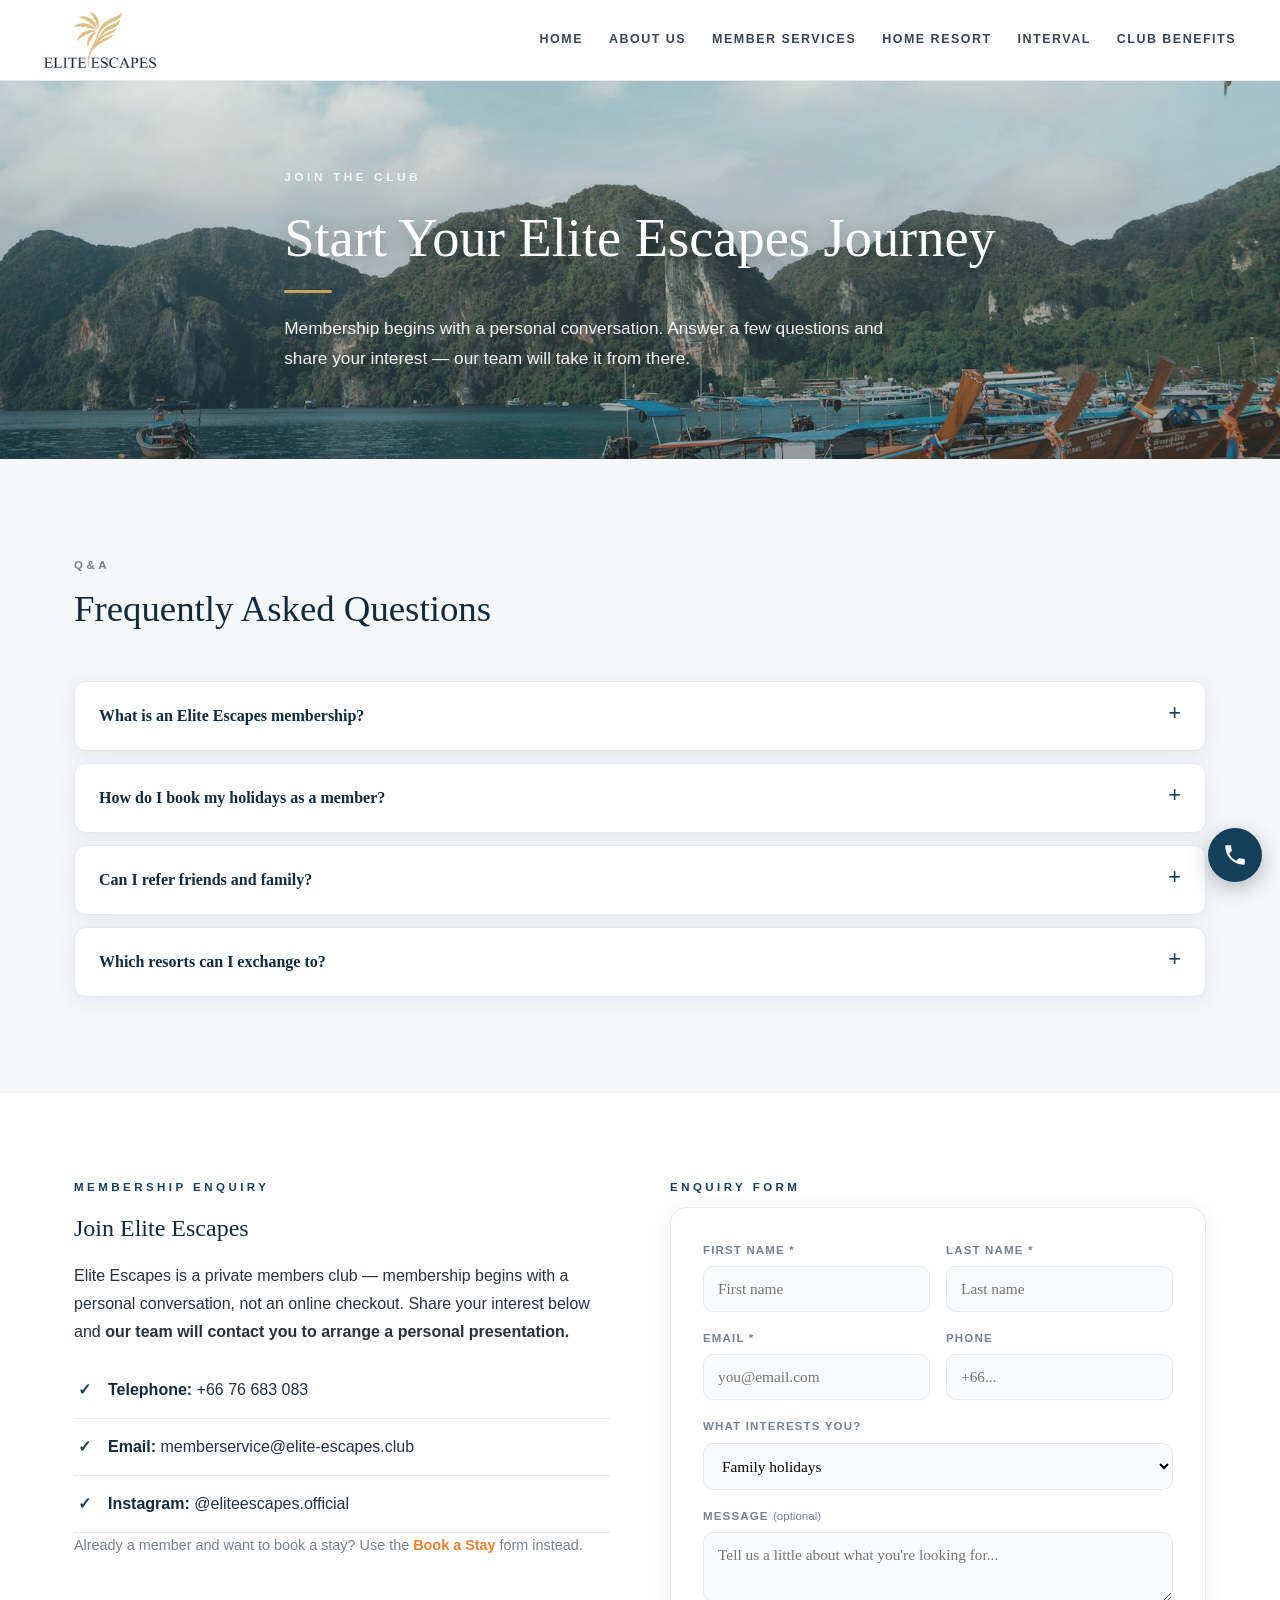
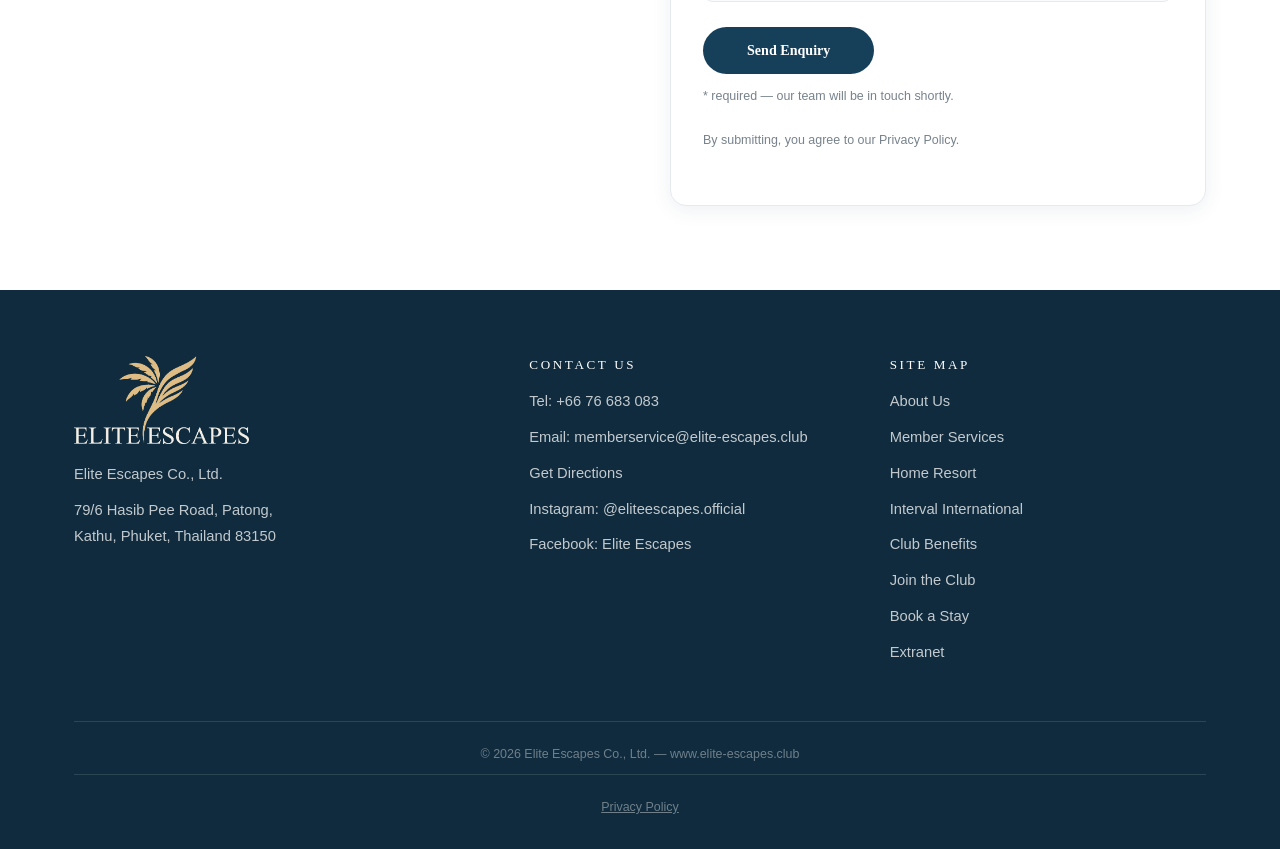
<file: join.html>
<!DOCTYPE html>
<html lang="en">
<head>
<meta charset="UTF-8"><meta name="viewport" content="width=device-width,initial-scale=1.0">
<meta http-equiv="Content-Security-Policy" content="default-src 'self'; script-src 'self' 'unsafe-inline' https://*.googletagmanager.com; style-src 'self' 'unsafe-inline' https://fonts.googleapis.com; font-src 'self' https://fonts.gstatic.com; img-src 'self' data: https://*.google-analytics.com https://*.googletagmanager.com; connect-src 'self' https://formspree.io https://*.google-analytics.com https://*.analytics.google.com https://*.googletagmanager.com; form-action 'self' https://formspree.io; base-uri 'self'; object-src 'none'">
<!-- Google tag (gtag.js) -->
<script async src="https://www.googletagmanager.com/gtag/js?id=G-T01T976Q51"></script>
<script>
  window.dataLayer = window.dataLayer || [];
  function gtag(){dataLayer.push(arguments);}
  gtag('js', new Date());
  gtag('config', 'G-T01T976Q51');
</script>
<title>Join Elite Escapes — Membership Enquiry, Phuket</title>
<meta name="description" content="Join Elite Escapes, a private members vacation club in Phuket. Share your interest and our team will arrange a personal presentation.">
<link rel="canonical" href="https://elite-escapes.club/join.html">
<!-- Open Graph / social share -->
<meta property="og:type" content="website">
<meta property="og:site_name" content="Elite Escapes">
<meta property="og:url" content="https://elite-escapes.club/join.html">
<meta property="og:title" content="Join Elite Escapes — Membership Enquiry, Phuket">
<meta property="og:description" content="Join Elite Escapes, a private members vacation club in Phuket. Share your interest and our team will arrange a personal presentation.">
<meta property="og:image" content="https://elite-escapes.club/img/unsplash-1483683804023.jpg">
<meta name="twitter:card" content="summary_large_image">
<meta name="twitter:title" content="Join Elite Escapes — Membership Enquiry, Phuket">
<meta name="twitter:description" content="Join Elite Escapes, a private members vacation club in Phuket. Share your interest and our team will arrange a personal presentation.">
<meta name="twitter:image" content="https://elite-escapes.club/img/unsplash-1483683804023.jpg">
<link rel="preconnect" href="https://fonts.googleapis.com"><link rel="preconnect" href="https://fonts.gstatic.com" crossorigin>
<link href="https://fonts.googleapis.com/css2?family=Marcellus&family=Nunito+Sans:wght@300;400;600;700&display=swap" rel="stylesheet">
<link rel="apple-touch-icon" href="img/logo-palm.png">
<link rel="icon" href="img/logo-palm.png" type="image/png">
<link rel="stylesheet" href="style.css?v=11">
</head>
<body>

<nav>
  <div class="nav-inner">
    <a class="logo" href="index.html"><img src="img/logo-full.png" alt="Elite Escapes"></a>
    <button class="nav-toggle" aria-label="Menu" onclick="document.querySelector('.nav-links').classList.toggle('open')">☰</button>
    <ul class="nav-links">
      <li><a href="index.html">Home</a></li>
      <li><a href="about.html">About Us</a></li>
      <li><a href="member-services.html">Member Services</a></li>
      <li><a href="home-resort.html">Home Resort</a></li>
      <li><a href="interval.html">Interval</a></li>
      <li><a href="benefits.html">Club Benefits</a></li>
    </ul>
  </div>
</nav>

<div class="hero short" style="background-image:url('img/unsplash-1673627114937.jpg')">
  <div class="container">
    <p class="eyebrow">Join the Club</p>
    <h1>Start Your Elite Escapes Journey</h1>
    <div class="rule"></div>
    <p class="lead">Membership begins with a personal conversation. Answer a few questions and share your interest — our team will take it from there.</p>
  </div>
</div>

<section>
  <div class="container">
    <div class="section-head">
      <p class="eyebrow">Q&amp;A</p>
      <h2>Frequently Asked Questions</h2>
    </div>
    <details>
      <summary>What is an Elite Escapes membership?</summary>
      <div class="faq-body">A private members vacation club based at Patong Bay Hill Resort, Phuket — with worldwide exchange through Interval International and access to our Discount Platform of 700,000+ hotels, resorts and cruises.</div>
    </details>
    <details>
      <summary>How do I book my holidays as a member?</summary>
      <div class="faq-body">Simply contact our Member Services team by phone or email, or use the <a href="booking.html">Book a Stay</a> form. Our multi-lingual staff will handle everything from resort reservations to Interval exchanges.</div>
    </details>
    <details>
      <summary>Can I refer friends and family?</summary>
      <div class="faq-body">Yes — your referrals receive a seven-day complimentary stay, and if they purchase a membership you receive a US$500 bonus. See the Club Benefits page for full details.</div>
    </details>
    <details>
      <summary>Which resorts can I exchange to?</summary>
      <div class="faq-body">Through Interval International you have access to hundreds of quality resorts in more than 80 nations — over 3,000 locations worldwide.</div>
    </details>
  </div>
</section>

<section class="alt">
  <div class="container two-col" style="align-items:start">
    <div class="prose">
      <p class="eyebrow">Membership Enquiry</p>
      <h2 style="margin-bottom:18px">Join Elite Escapes</h2>
      <p>Elite Escapes is a private members club — membership begins with a personal conversation, not an online checkout. Share your interest below and <strong>our team will contact you to arrange a personal presentation.</strong></p>
      <ul class="feature-list">
        <li><strong>Telephone:</strong> +66 76 683 083</li>
        <li><strong>Email:</strong> memberservice@elite-escapes.club</li>
        <li><strong>Instagram:</strong> @eliteescapes.official</li>
      </ul>
      <p style="font-size:.9rem;color:var(--muted)">Already a member and want to book a stay? Use the <a href="booking.html" style="color:var(--cta);font-weight:700">Book a Stay</a> form instead.</p>
    </div>
    <div>
      <p class="eyebrow">Enquiry Form</p>
      <form class="form-box compact" id="joinForm" method="POST" action="https://formspree.io/f/mnjewbzo">
        <input type="hidden" name="_subject" value="Membership Enquiry - Elite Escapes">
        <div class="form-grid">
          <div><label for="jfn">First Name *</label>
          <input id="jfn" name="first_name" type="text" autocomplete="given-name" placeholder="First name" required></div>
          <div><label for="jln">Last Name *</label>
          <input id="jln" name="last_name" type="text" autocomplete="family-name" placeholder="Last name" required></div>
          <div><label for="je">Email *</label>
          <input id="je" name="email" type="email" autocomplete="email" placeholder="you@email.com" required></div>
          <div><label for="jp">Phone</label>
          <input id="jp" name="phone" type="tel" autocomplete="tel" placeholder="+66..."></div>
        </div>
        <label for="jint">What interests you?</label>
        <select id="jint" name="interest">
          <option>Family holidays</option>
          <option>Couples &amp; romantic escapes</option>
          <option>A lifestyle investment</option>
          <option>Other</option>
        </select>
        <label for="jmsg">Message <span class="opt">(optional)</span></label>
        <textarea id="jmsg" name="message" placeholder="Tell us a little about what you're looking for..."></textarea>
        <div class="btn-row">
          <button type="submit">Send Enquiry</button>
        </div>
        <p class="form-note">* required — our team will be in touch shortly.</p>
        <p class="form-note" style="margin-top:4px">By submitting, you agree to our <a href="privacy.html">Privacy Policy</a>.</p>
      </form>
      <div id="join-thanks" class="form-box compact" style="display:none">
        <h3 style="margin-bottom:8px">Thank you!</h3>
        <p>Our team will be in touch shortly.</p>
      </div>
    </div>
  </div>
</section>

<footer>
  <div class="container">
    <div class="footer-grid">
      <div>
        <img src="img/logo-light.png" alt="Elite Escapes" class="footer-logo">
        <ul>
          <li>Elite Escapes Co., Ltd.</li>
          <li>79/6 Hasib Pee Road, Patong,<br>Kathu, Phuket, Thailand 83150</li>
        </ul>
      </div>
      <div>
        <h3>Contact Us</h3>
        <ul>
          <li>Tel: <a href="tel:+6676683083">+66 76 683 083</a></li>
          <li>Email: <a href="mailto:memberservice@elite-escapes.club">memberservice@elite-escapes.club</a></li>
          <li><a href="https://www.google.com/maps?q=7.877686,98.298915" target="_blank" rel="noopener">Get Directions</a></li>
          <li>Instagram: <a href="https://www.instagram.com/eliteescapes.official" target="_blank" rel="noopener">@eliteescapes.official</a></li>
          <li>Facebook: <a href="https://www.facebook.com/profile.php?id=61590205692495" target="_blank" rel="noopener">Elite Escapes</a></li>
        </ul>
      </div>
      <div>
        <h3>Site Map</h3>
        <ul>
          <li><a href="about.html">About Us</a></li>
          <li><a href="member-services.html">Member Services</a></li>
          <li><a href="home-resort.html">Home Resort</a></li>
          <li><a href="interval.html">Interval International</a></li>
          <li><a href="benefits.html">Club Benefits</a></li>
          <li><a href="join.html">Join the Club</a></li>
          <li><a href="booking.html">Book a Stay</a></li>
          <li><a href="https://app.elite-escapes.club/" target="_blank" rel="noopener">Extranet</a></li>
        </ul>
      </div>
    </div>
    <p class="copyright">© 2026 Elite Escapes Co., Ltd. — www.elite-escapes.club</p>
    <p class="copyright" style="margin-top:8px"><a href="privacy.html" style="color:inherit;text-decoration:underline">Privacy Policy</a></p>
  </div>
</footer>

<div class="float-contact">
  <a class="fc-btn fc-tel" href="tel:+6676683083" aria-label="Call us">
    <svg viewBox="0 0 24 24"><path d="M6.62 10.79c1.44 2.83 3.76 5.14 6.59 6.59l2.2-2.2c.27-.27.67-.36 1.02-.24 1.12.37 2.33.57 3.57.57.55 0 1 .45 1 1V20c0 .55-.45 1-1 1-9.39 0-17-7.61-17-17 0-.55.45-1 1-1h3.5c.55 0 1 .45 1 1 0 1.25.2 2.45.57 3.57.11.35.03.74-.25 1.02l-2.2 2.2z"/></svg>
  </a>
</div>

<script>
(function(){
  var form=document.getElementById('joinForm');
  if(!form)return;
  form.addEventListener('submit',function(e){
    e.preventDefault();
    var btn=form.querySelector('button[type="submit"]');
    if(btn){btn.disabled=true;btn.textContent='Sending...';}
    fetch(form.action,{method:'POST',body:new FormData(form),headers:{'Accept':'application/json'}})
      .then(function(r){
        if(r.ok){
          form.style.display='none';
          document.getElementById('join-thanks').style.display='block';
        } else {
          r.json().then(function(d){
            alert(d && d.errors ? d.errors.map(function(x){return x.message;}).join(', ') : 'Sorry, something went wrong. Please try again or email memberservice@elite-escapes.club.');
          }).catch(function(){alert('Sorry, something went wrong. Please email memberservice@elite-escapes.club.');});
          if(btn){btn.disabled=false;btn.textContent='Send Enquiry';}
        }
      })
      .catch(function(){
        alert('Network error. Please try again or email memberservice@elite-escapes.club.');
        if(btn){btn.disabled=false;btn.textContent='Send Enquiry';}
      });
  });
})();
</script>
</body>
</html>
</file>
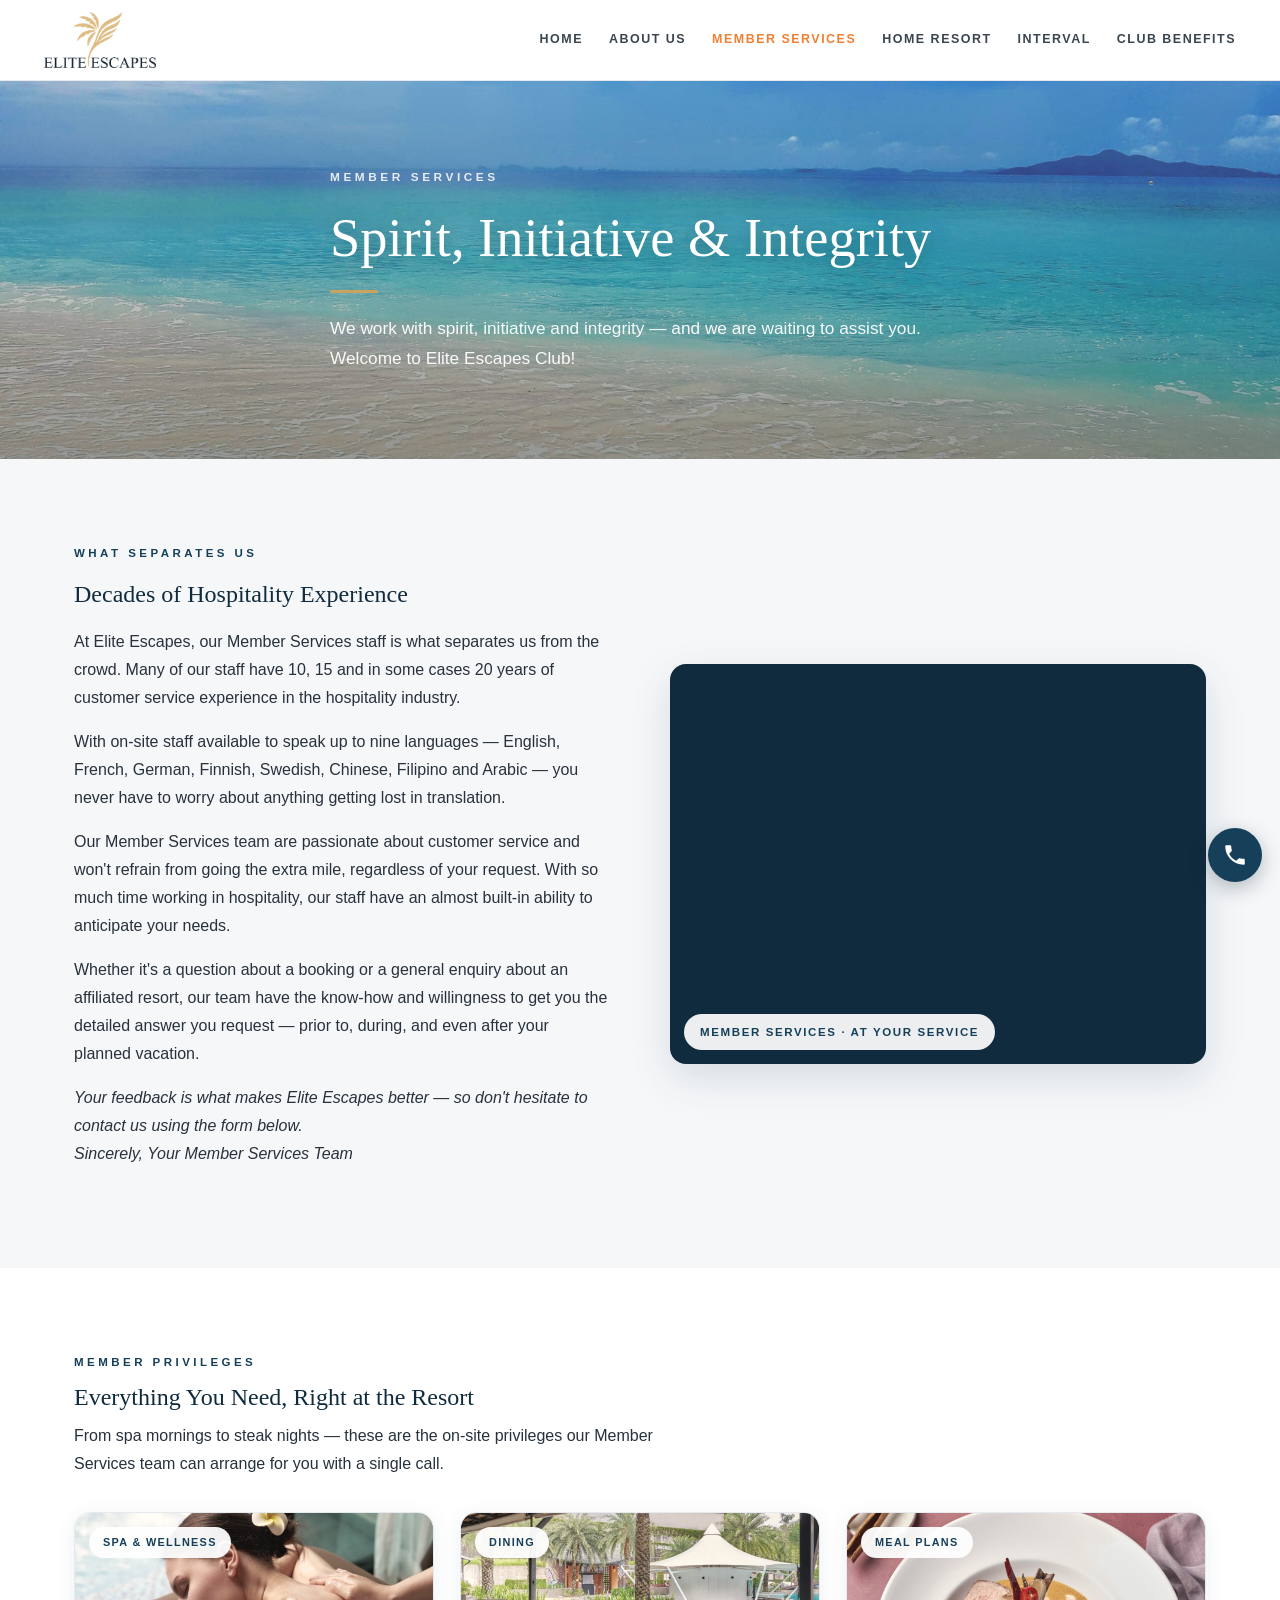
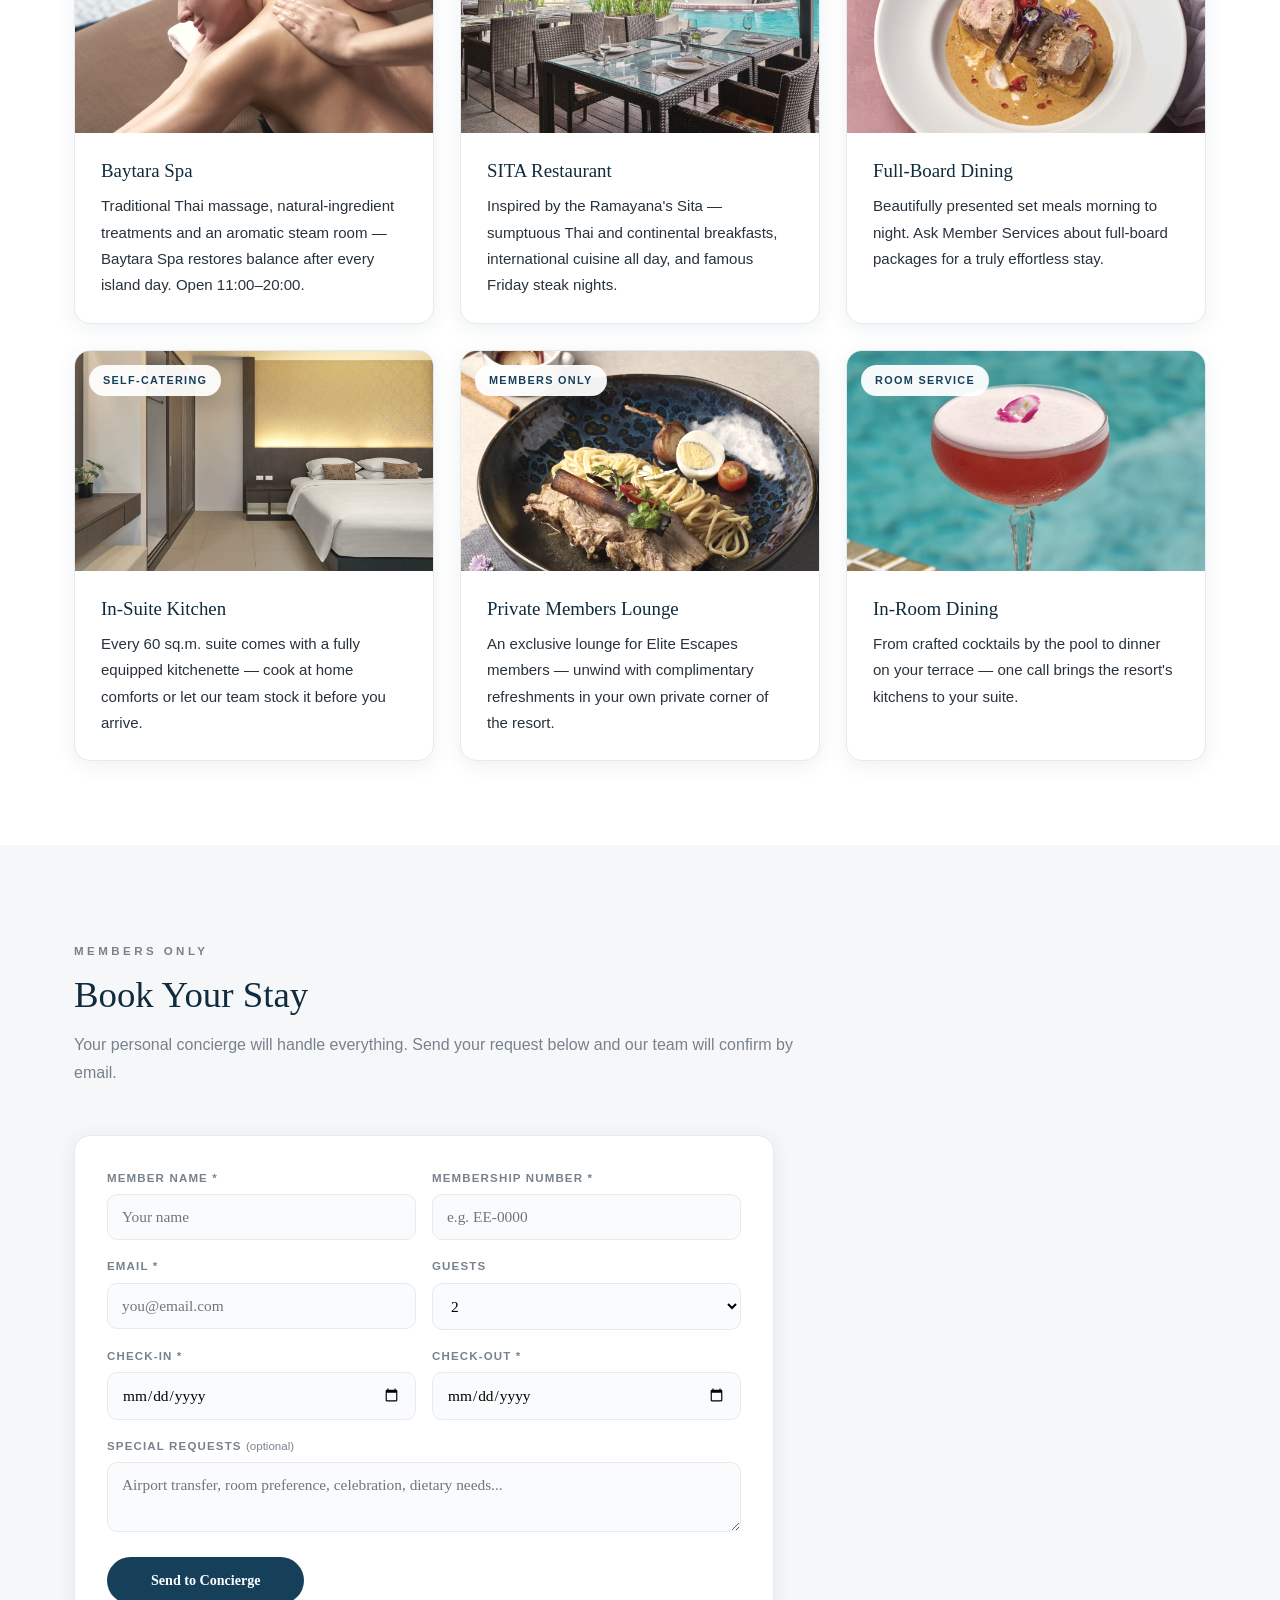
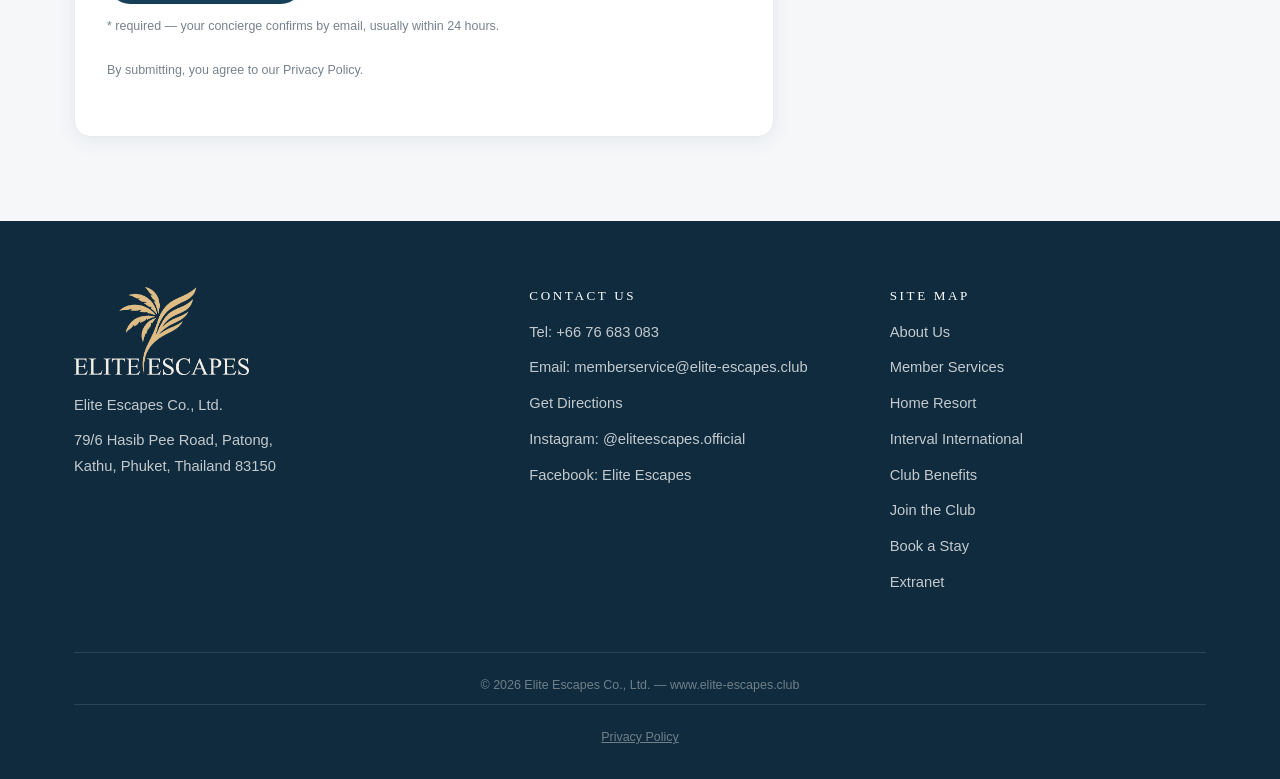
<file: member-services.html>
<!DOCTYPE html>
<html lang="en">
<head>
<meta charset="UTF-8"><meta name="viewport" content="width=device-width,initial-scale=1.0">
<meta http-equiv="Content-Security-Policy" content="default-src 'self'; script-src 'self' 'unsafe-inline' https://*.googletagmanager.com; style-src 'self' 'unsafe-inline' https://fonts.googleapis.com; font-src 'self' https://fonts.gstatic.com; img-src 'self' data: https://*.google-analytics.com https://*.googletagmanager.com; connect-src 'self' https://formspree.io https://*.google-analytics.com https://*.analytics.google.com https://*.googletagmanager.com; form-action 'self' https://formspree.io; base-uri 'self'; object-src 'none'">
<!-- Google tag (gtag.js) -->
<script async src="https://www.googletagmanager.com/gtag/js?id=G-T01T976Q51"></script>
<script>
  window.dataLayer = window.dataLayer || [];
  function gtag(){dataLayer.push(arguments);}
  gtag('js', new Date());
  gtag('config', 'G-T01T976Q51');
</script>
<title>Member Services — Elite Escapes Phuket</title>
<meta name="description" content="Elite Escapes Member Services — multilingual team, Baytara Spa, SITA Restaurant, full-board dining and members-only privileges in Phuket.">
<link rel="canonical" href="https://elite-escapes.club/member-services.html">
<!-- Open Graph / social share -->
<meta property="og:type" content="website">
<meta property="og:site_name" content="Elite Escapes">
<meta property="og:url" content="https://elite-escapes.club/member-services.html">
<meta property="og:title" content="Member Services — Elite Escapes Phuket">
<meta property="og:description" content="Elite Escapes Member Services — multilingual team, Baytara Spa, SITA Restaurant, full-board dining and members-only privileges in Phuket.">
<meta property="og:image" content="https://elite-escapes.club/img/unsplash-1483683804023.jpg">
<meta name="twitter:card" content="summary_large_image">
<meta name="twitter:title" content="Member Services — Elite Escapes Phuket">
<meta name="twitter:description" content="Elite Escapes Member Services — multilingual team, Baytara Spa, SITA Restaurant, full-board dining and members-only privileges in Phuket.">
<meta name="twitter:image" content="https://elite-escapes.club/img/unsplash-1483683804023.jpg">
<link rel="preconnect" href="https://fonts.googleapis.com"><link rel="preconnect" href="https://fonts.gstatic.com" crossorigin>
<link href="https://fonts.googleapis.com/css2?family=Marcellus&family=Nunito+Sans:wght@300;400;600;700&display=swap" rel="stylesheet">
<link rel="apple-touch-icon" href="img/logo-palm.png">
<link rel="icon" href="img/logo-palm.png" type="image/png">
<link rel="stylesheet" href="style.css?v=11">
</head>
<body>

<nav>
  <div class="nav-inner">
    <a class="logo" href="index.html"><img src="img/logo-full.png" alt="Elite Escapes"></a>
    <button class="nav-toggle" aria-label="Menu" onclick="document.querySelector('.nav-links').classList.toggle('open')">☰</button>
    <ul class="nav-links">
      <li><a href="index.html">Home</a></li>
      <li><a href="about.html">About Us</a></li>
      <li><a href="member-services.html" class="active">Member Services</a></li>
      <li><a href="home-resort.html">Home Resort</a></li>
      <li><a href="interval.html">Interval</a></li>
      <li><a href="benefits.html">Club Benefits</a></li>
    </ul>
  </div>
</nav>

<div class="hero short" style="background-image:url('img/unsplash-1551418988.jpg')">
  <div class="container">
    <p class="eyebrow">Member Services</p>
    <h1>Spirit, Initiative &amp; Integrity</h1>
    <div class="rule"></div>
    <p class="lead">We work with spirit, initiative and integrity — and we are waiting to assist you. Welcome to Elite Escapes Club!</p>
  </div>
</div>

<section>
  <div class="container two-col">
    <div class="prose">
      <p class="eyebrow">What Separates Us</p>
      <h2 style="margin-bottom:18px">Decades of Hospitality Experience</h2>
      <p>At Elite Escapes, our Member Services staff is what separates us from the crowd. Many of our staff have 10, 15 and in some cases 20 years of customer service experience in the hospitality industry.</p>
      <p>With on-site staff available to speak up to nine languages — English, French, German, Finnish, Swedish, Chinese, Filipino and Arabic — you never have to worry about anything getting lost in translation.</p>
      <p>Our Member Services team are passionate about customer service and won't refrain from going the extra mile, regardless of your request. With so much time working in hospitality, our staff have an almost built-in ability to anticipate your needs.</p>
      <p>Whether it's a question about a booking or a general enquiry about an affiliated resort, our team have the know-how and willingness to get you the detailed answer you request — prior to, during, and even after your planned vacation.</p>
      <p><em>Your feedback is what makes Elite Escapes better — so don't hesitate to contact us using the form below.<br>Sincerely, Your Member Services Team</em></p>
    </div>
    <div class="photo framed slides"><div class="slide" style="background-image:url('img/pbh-welcome-lounge-1.jpg')"></div><div class="slide" style="background-image:url('img/pbh-spa-1.jpg')"></div><div class="slide" style="background-image:url('img/pbh-p-bar-35.jpg')"></div><span class="cap">Member Services · At Your Service</span></div>
  </div>
</section>


<section class="alt" id="privileges">
  <div class="container">
    <p class="eyebrow">Member Privileges</p>
    <h2 style="margin-bottom:8px">Everything You Need, Right at the Resort</h2>
    <p style="max-width:640px;margin-bottom:34px">From spa mornings to steak nights — these are the on-site privileges our Member Services team can arrange for you with a single call.</p>
    <div class="grid">
      <div class="card">
        <div class="card-photo"><div class="bg" style="background-image:url('img/pbh-spa-187.jpg')"></div><span class="tag">Spa & Wellness</span></div>
        <div class="card-body">
          <h3>Baytara Spa</h3>
          <p>Traditional Thai massage, natural-ingredient treatments and an aromatic steam room — Baytara Spa restores balance after every island day. Open 11:00–20:00.</p>
        </div>
      </div>
      <div class="card">
        <div class="card-photo"><div class="bg" style="background-image:url('img/pbh-sita-restaurant.jpg')"></div><span class="tag">Dining</span></div>
        <div class="card-body">
          <h3>SITA Restaurant</h3>
          <p>Inspired by the Ramayana's Sita — sumptuous Thai and continental breakfasts, international cuisine all day, and famous Friday steak nights.</p>
        </div>
      </div>
      <div class="card">
        <div class="card-photo"><div class="bg" style="background-image:url('img/pbh-food-1.jpg')"></div><span class="tag">Meal Plans</span></div>
        <div class="card-body">
          <h3>Full-Board Dining</h3>
          <p>Beautifully presented set meals morning to night. Ask Member Services about full-board packages for a truly effortless stay.</p>
        </div>
      </div>
      <div class="card">
        <div class="card-photo"><div class="bg" style="background-image:url('img/pbh-obs.jpg')"></div><span class="tag">Self-Catering</span></div>
        <div class="card-body">
          <h3>In-Suite Kitchen</h3>
          <p>Every 60 sq.m. suite comes with a fully equipped kitchenette — cook at home comforts or let our team stock it before you arrive.</p>
        </div>
      </div>
      <div class="card">
        <div class="card-photo"><div class="bg" style="background-image:url('img/pbh-p-bar-19.jpg')"></div><span class="tag">Members Only</span></div>
        <div class="card-body">
          <h3>Private Members Lounge</h3>
          <p>An exclusive lounge for Elite Escapes members — unwind with complimentary refreshments in your own private corner of the resort.</p>
        </div>
      </div>
      <div class="card">
        <div class="card-photo"><div class="bg" style="background-image:url('img/pbh-pool-bar-drink-1.jpg')"></div><span class="tag">Room Service</span></div>
        <div class="card-body">
          <h3>In-Room Dining</h3>
          <p>From crafted cocktails by the pool to dinner on your terrace — one call brings the resort's kitchens to your suite.</p>
        </div>
      </div>
    </div>
  </div>
</section>

<section>
  <div class="container">
    <div class="section-head">
      <p class="eyebrow">Members Only</p>
      <h2>Book Your Stay</h2>
      <p>Your personal concierge will handle everything. Send your request below and our team will confirm by email.</p>
    </div>
    <form class="form-box compact" id="bookingForm" method="POST" action="https://formspree.io/f/xvzjyenp">
      <input type="hidden" name="_subject" value="Booking Request - Elite Escapes">
      <div class="form-grid">
        <div><label for="kn">Member Name *</label>
        <input id="kn" name="member_name" type="text" autocomplete="name" placeholder="Your name" required></div>
        <div><label for="km">Membership Number *</label>
        <input id="km" name="membership_number" type="text" placeholder="e.g. EE-0000" required></div>
        <div><label for="ke">Email *</label>
        <input id="ke" name="email" type="email" autocomplete="email" placeholder="you@email.com" required></div>
        <div><label for="kg">Guests</label>
        <select id="kg" name="guests"><option>1</option><option selected>2</option><option>3</option><option>4</option><option>5+</option></select></div>
        <div><label for="kin">Check-in *</label>
        <input id="kin" name="checkin" type="date" required></div>
        <div><label for="kout">Check-out *</label>
        <input id="kout" name="checkout" type="date" required></div>
      </div>
      <label for="kmsg">Special Requests <span class="opt">(optional)</span></label>
      <textarea id="kmsg" name="special_requests" placeholder="Airport transfer, room preference, celebration, dietary needs..."></textarea>
      <div class="btn-row">
        <button type="submit">Send to Concierge</button>
      </div>
      <p class="form-note">* required — your concierge confirms by email, usually within 24 hours.</p>
      <p class="form-note" style="margin-top:4px">By submitting, you agree to our <a href="privacy.html">Privacy Policy</a>.</p>
    </form>
    <div id="booking-thanks" class="form-box compact" style="display:none">
      <h3 style="margin-bottom:8px">Thank you!</h3>
      <p>Your concierge will confirm your booking by email within 24 hours.</p>
    </div>
  </div>
</section>

<footer>
  <div class="container">
    <div class="footer-grid">
      <div>
        <img src="img/logo-light.png" alt="Elite Escapes" class="footer-logo">
        <ul>
          <li>Elite Escapes Co., Ltd.</li>
          <li>79/6 Hasib Pee Road, Patong,<br>Kathu, Phuket, Thailand 83150</li>
        </ul>
      </div>
      <div>
        <h3>Contact Us</h3>
        <ul>
          <li>Tel: <a href="tel:+6676683083">+66 76 683 083</a></li>
          <li>Email: <a href="mailto:memberservice@elite-escapes.club">memberservice@elite-escapes.club</a></li>
          <li><a href="https://www.google.com/maps?q=7.877686,98.298915" target="_blank" rel="noopener">Get Directions</a></li>
          <li>Instagram: <a href="https://www.instagram.com/eliteescapes.official" target="_blank" rel="noopener">@eliteescapes.official</a></li>
          <li>Facebook: <a href="https://www.facebook.com/profile.php?id=61590205692495" target="_blank" rel="noopener">Elite Escapes</a></li>
        </ul>
      </div>
      <div>
        <h3>Site Map</h3>
        <ul>
          <li><a href="about.html">About Us</a></li>
          <li><a href="member-services.html">Member Services</a></li>
          <li><a href="home-resort.html">Home Resort</a></li>
          <li><a href="interval.html">Interval International</a></li>
          <li><a href="benefits.html">Club Benefits</a></li>
          <li><a href="join.html">Join the Club</a></li>
          <li><a href="booking.html">Book a Stay</a></li>
          <li><a href="https://app.elite-escapes.club/" target="_blank" rel="noopener">Extranet</a></li>
        </ul>
      </div>
    </div>
    <p class="copyright">© 2026 Elite Escapes Co., Ltd. — www.elite-escapes.club</p>
    <p class="copyright" style="margin-top:8px"><a href="privacy.html" style="color:inherit;text-decoration:underline">Privacy Policy</a></p>
  </div>
</footer>

<div class="float-contact">
  <a class="fc-btn fc-tel" href="tel:+6676683083" aria-label="Call us">
    <svg viewBox="0 0 24 24"><path d="M6.62 10.79c1.44 2.83 3.76 5.14 6.59 6.59l2.2-2.2c.27-.27.67-.36 1.02-.24 1.12.37 2.33.57 3.57.57.55 0 1 .45 1 1V20c0 .55-.45 1-1 1-9.39 0-17-7.61-17-17 0-.55.45-1 1-1h3.5c.55 0 1 .45 1 1 0 1.25.2 2.45.57 3.57.11.35.03.74-.25 1.02l-2.2 2.2z"/></svg>
  </a>
</div>

<script>
(function(){
  var kin=document.getElementById('kin'),kout=document.getElementById('kout');
  if(kin&&kout){
    var today=new Date().toISOString().split('T')[0];
    kin.min=today;kout.min=today;
    kin.addEventListener('change',function(){kout.min=kin.value;if(kout.value&&kout.value<kin.value)kout.value=kin.value;});
  }
  var form=document.getElementById('bookingForm');
  if(!form)return;
  form.addEventListener('submit',function(e){
    e.preventDefault();
    var btn=form.querySelector('button[type="submit"]');
    if(btn){btn.disabled=true;btn.textContent='Sending...';}
    fetch(form.action,{method:'POST',body:new FormData(form),headers:{'Accept':'application/json'}})
      .then(function(r){
        if(r.ok){
          form.style.display='none';
          document.getElementById('booking-thanks').style.display='block';
        } else {
          r.json().then(function(d){
            alert(d && d.errors ? d.errors.map(function(x){return x.message;}).join(', ') : 'Sorry, something went wrong. Please try again or email memberservice@elite-escapes.club.');
          }).catch(function(){alert('Sorry, something went wrong. Please email memberservice@elite-escapes.club.');});
          if(btn){btn.disabled=false;btn.textContent='Send to Concierge';}
        }
      })
      .catch(function(){
        alert('Network error. Please try again or email memberservice@elite-escapes.club.');
        if(btn){btn.disabled=false;btn.textContent='Send to Concierge';}
      });
  });
})();
</script>
</body>
</html>
</file>
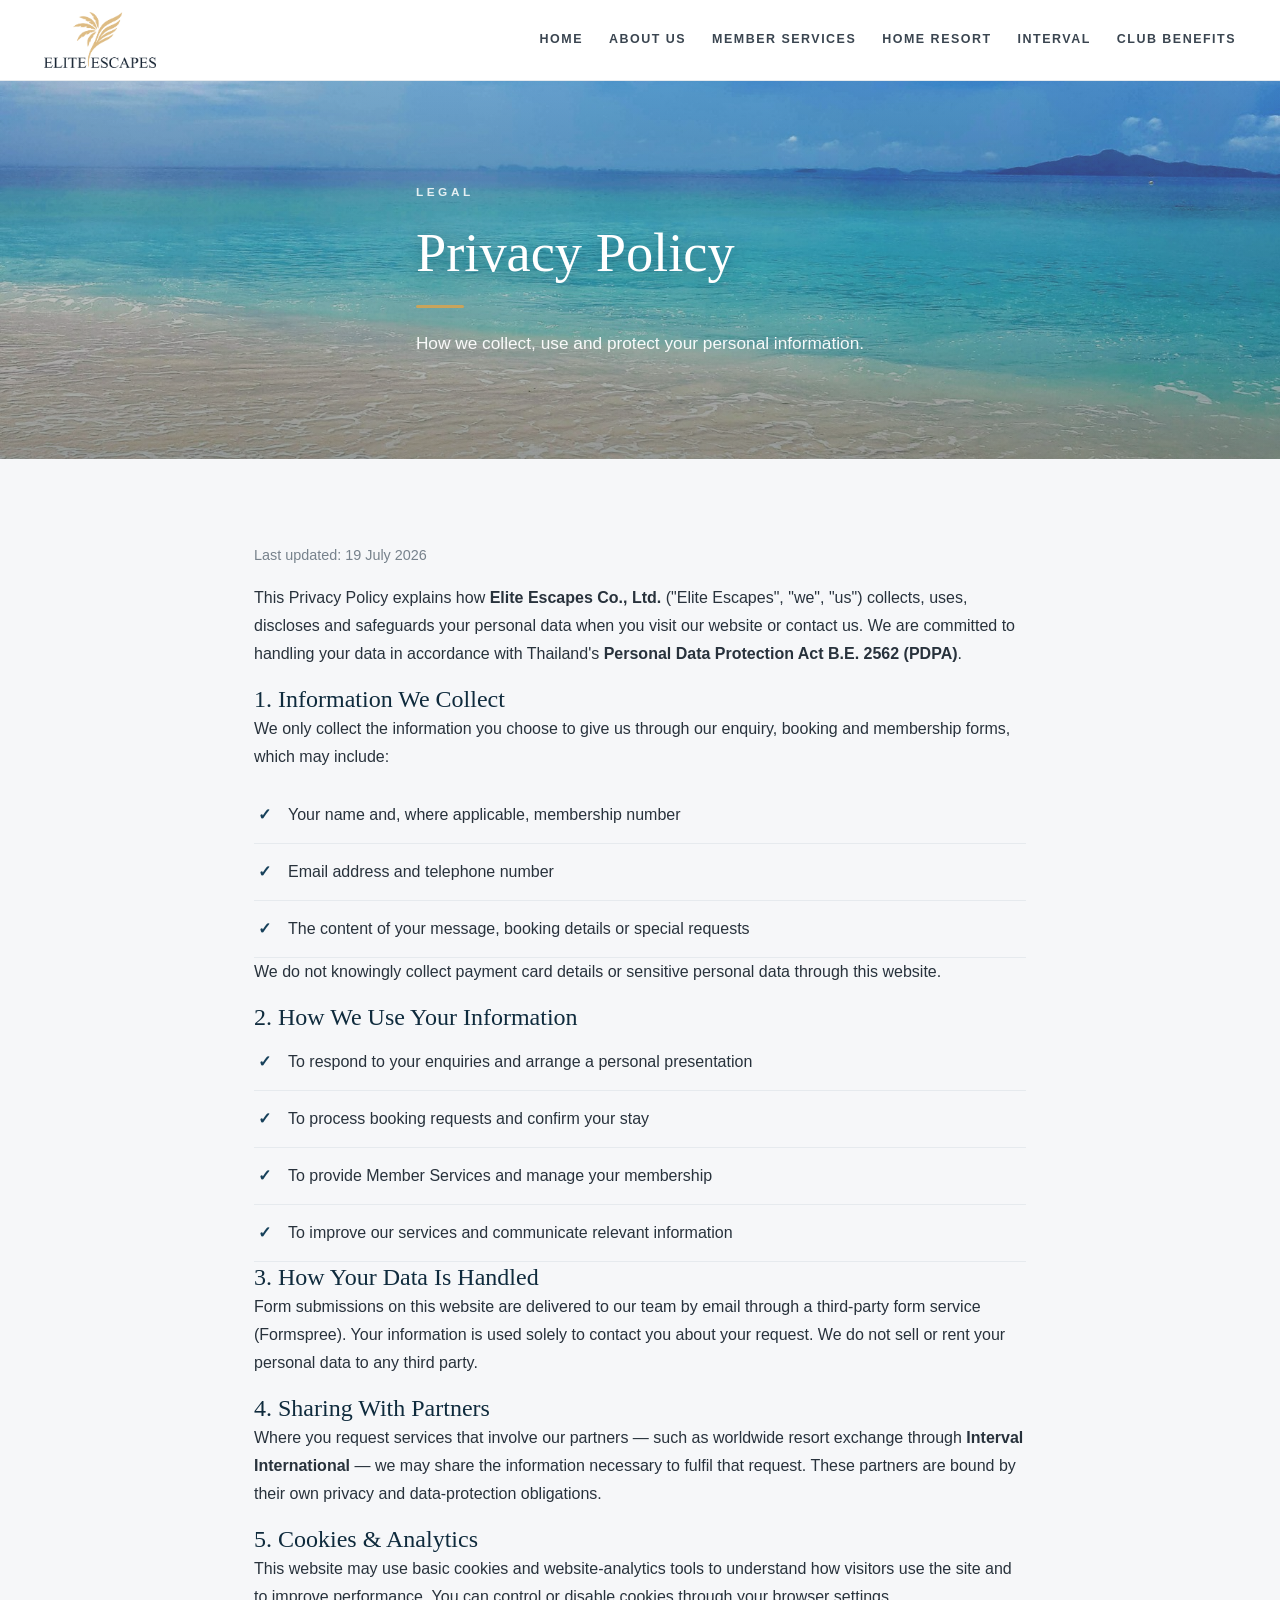
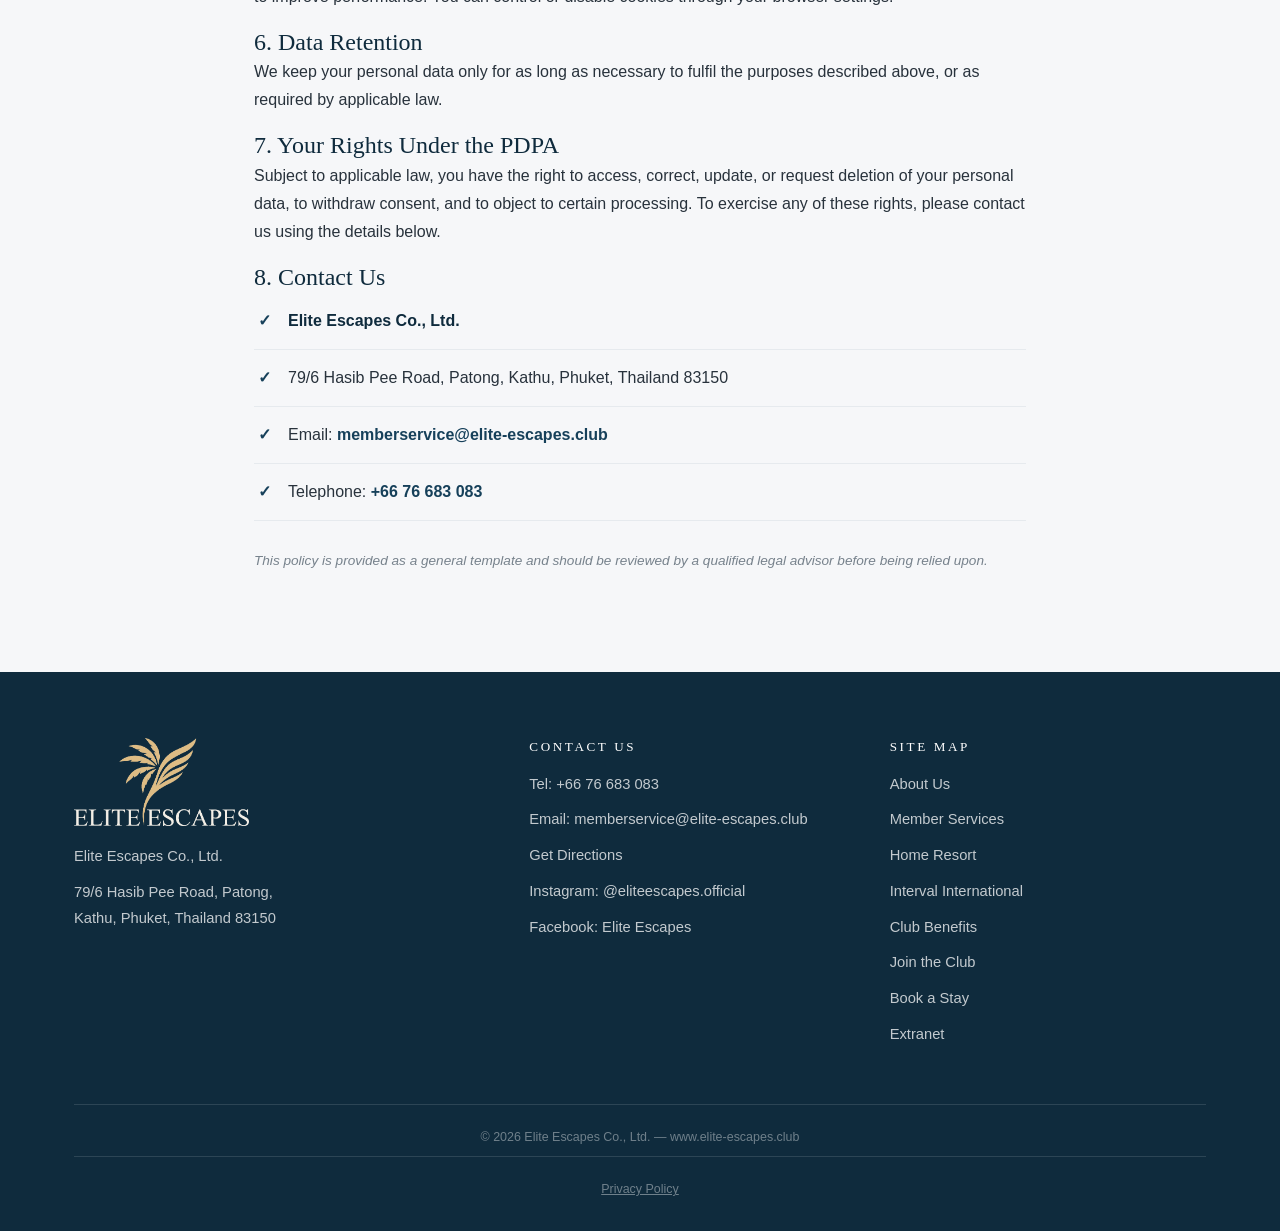
<file: privacy.html>
<!DOCTYPE html>
<html lang="en">
<head>
<meta charset="UTF-8"><meta name="viewport" content="width=device-width,initial-scale=1.0">
<meta http-equiv="Content-Security-Policy" content="default-src 'self'; script-src 'self' 'unsafe-inline' https://*.googletagmanager.com; style-src 'self' 'unsafe-inline' https://fonts.googleapis.com; font-src 'self' https://fonts.gstatic.com; img-src 'self' data: https://*.google-analytics.com https://*.googletagmanager.com; connect-src 'self' https://formspree.io https://*.google-analytics.com https://*.analytics.google.com https://*.googletagmanager.com; form-action 'self' https://formspree.io; base-uri 'self'; object-src 'none'">
<!-- Google tag (gtag.js) -->
<script async src="https://www.googletagmanager.com/gtag/js?id=G-T01T976Q51"></script>
<script>
  window.dataLayer = window.dataLayer || [];
  function gtag(){dataLayer.push(arguments);}
  gtag('js', new Date());
  gtag('config', 'G-T01T976Q51');
</script>
<title>Privacy Policy — Elite Escapes Phuket</title>
<meta name="description" content="How Elite Escapes collects, uses and protects your personal data, in line with Thailand's Personal Data Protection Act (PDPA).">
<link rel="canonical" href="https://elite-escapes.club/privacy.html">
<!-- Open Graph / social share -->
<meta property="og:type" content="website">
<meta property="og:site_name" content="Elite Escapes">
<meta property="og:url" content="https://elite-escapes.club/privacy.html">
<meta property="og:title" content="Privacy Policy — Elite Escapes Phuket">
<meta property="og:description" content="How Elite Escapes collects, uses and protects your personal data, in line with Thailand's Personal Data Protection Act (PDPA).">
<meta property="og:image" content="https://elite-escapes.club/img/unsplash-1483683804023.jpg">
<meta name="twitter:card" content="summary_large_image">
<link rel="preconnect" href="https://fonts.googleapis.com"><link rel="preconnect" href="https://fonts.gstatic.com" crossorigin>
<link href="https://fonts.googleapis.com/css2?family=Marcellus&family=Nunito+Sans:wght@300;400;600;700&display=swap" rel="stylesheet">
<link rel="apple-touch-icon" href="img/logo-palm.png">
<link rel="icon" href="img/logo-palm.png" type="image/png">
<link rel="stylesheet" href="style.css?v=11">
</head>
<body>

<nav>
  <div class="nav-inner">
    <a class="logo" href="index.html"><img src="img/logo-full.png" alt="Elite Escapes"></a>
    <button class="nav-toggle" aria-label="Menu" onclick="document.querySelector('.nav-links').classList.toggle('open')">☰</button>
    <ul class="nav-links">
      <li><a href="index.html">Home</a></li>
      <li><a href="about.html">About Us</a></li>
      <li><a href="member-services.html">Member Services</a></li>
      <li><a href="home-resort.html">Home Resort</a></li>
      <li><a href="interval.html">Interval</a></li>
      <li><a href="benefits.html">Club Benefits</a></li>
    </ul>
  </div>
</nav>

<div class="hero short" style="background-image:url('img/unsplash-1551418988.jpg')">
  <div class="container">
    <p class="eyebrow">Legal</p>
    <h1>Privacy Policy</h1>
    <div class="rule"></div>
    <p class="lead">How we collect, use and protect your personal information.</p>
  </div>
</div>

<section>
  <div class="container prose" style="max-width:820px">
    <p style="color:var(--muted);font-size:.9rem">Last updated: 19 July 2026</p>

    <p>This Privacy Policy explains how <strong>Elite Escapes Co., Ltd.</strong> ("Elite Escapes", "we", "us") collects, uses, discloses and safeguards your personal data when you visit our website or contact us. We are committed to handling your data in accordance with Thailand's <strong>Personal Data Protection Act B.E. 2562 (PDPA)</strong>.</p>

    <h2>1. Information We Collect</h2>
    <p>We only collect the information you choose to give us through our enquiry, booking and membership forms, which may include:</p>
    <ul class="feature-list">
      <li>Your name and, where applicable, membership number</li>
      <li>Email address and telephone number</li>
      <li>The content of your message, booking details or special requests</li>
    </ul>
    <p>We do not knowingly collect payment card details or sensitive personal data through this website.</p>

    <h2>2. How We Use Your Information</h2>
    <ul class="feature-list">
      <li>To respond to your enquiries and arrange a personal presentation</li>
      <li>To process booking requests and confirm your stay</li>
      <li>To provide Member Services and manage your membership</li>
      <li>To improve our services and communicate relevant information</li>
    </ul>

    <h2>3. How Your Data Is Handled</h2>
    <p>Form submissions on this website are delivered to our team by email through a third-party form service (Formspree). Your information is used solely to contact you about your request. We do not sell or rent your personal data to any third party.</p>

    <h2>4. Sharing With Partners</h2>
    <p>Where you request services that involve our partners — such as worldwide resort exchange through <strong>Interval International</strong> — we may share the information necessary to fulfil that request. These partners are bound by their own privacy and data-protection obligations.</p>

    <h2>5. Cookies &amp; Analytics</h2>
    <p>This website may use basic cookies and website-analytics tools to understand how visitors use the site and to improve performance. You can control or disable cookies through your browser settings.</p>

    <h2>6. Data Retention</h2>
    <p>We keep your personal data only for as long as necessary to fulfil the purposes described above, or as required by applicable law.</p>

    <h2>7. Your Rights Under the PDPA</h2>
    <p>Subject to applicable law, you have the right to access, correct, update, or request deletion of your personal data, to withdraw consent, and to object to certain processing. To exercise any of these rights, please contact us using the details below.</p>

    <h2>8. Contact Us</h2>
    <ul class="feature-list">
      <li><strong>Elite Escapes Co., Ltd.</strong></li>
      <li>79/6 Hasib Pee Road, Patong, Kathu, Phuket, Thailand 83150</li>
      <li>Email: <a href="mailto:memberservice@elite-escapes.club" style="color:var(--brand);font-weight:700">memberservice@elite-escapes.club</a></li>
      <li>Telephone: <a href="tel:+6676683083" style="color:var(--brand);font-weight:700">+66 76 683 083</a></li>
    </ul>

    <p style="color:var(--muted);font-size:.85rem;margin-top:28px"><em>This policy is provided as a general template and should be reviewed by a qualified legal advisor before being relied upon.</em></p>
  </div>
</section>

<footer>
  <div class="container">
    <div class="footer-grid">
      <div>
        <img src="img/logo-light.png" alt="Elite Escapes" class="footer-logo">
        <ul>
          <li>Elite Escapes Co., Ltd.</li>
          <li>79/6 Hasib Pee Road, Patong,<br>Kathu, Phuket, Thailand 83150</li>
        </ul>
      </div>
      <div>
        <h3>Contact Us</h3>
        <ul>
          <li>Tel: <a href="tel:+6676683083">+66 76 683 083</a></li>
          <li>Email: <a href="mailto:memberservice@elite-escapes.club">memberservice@elite-escapes.club</a></li>
          <li><a href="https://www.google.com/maps?q=7.877686,98.298915" target="_blank" rel="noopener">Get Directions</a></li>
          <li>Instagram: <a href="https://www.instagram.com/eliteescapes.official" target="_blank" rel="noopener">@eliteescapes.official</a></li>
          <li>Facebook: <a href="https://www.facebook.com/profile.php?id=61590205692495" target="_blank" rel="noopener">Elite Escapes</a></li>
        </ul>
      </div>
      <div>
        <h3>Site Map</h3>
        <ul>
          <li><a href="about.html">About Us</a></li>
          <li><a href="member-services.html">Member Services</a></li>
          <li><a href="home-resort.html">Home Resort</a></li>
          <li><a href="interval.html">Interval International</a></li>
          <li><a href="benefits.html">Club Benefits</a></li>
          <li><a href="join.html">Join the Club</a></li>
          <li><a href="booking.html">Book a Stay</a></li>
          <li><a href="https://app.elite-escapes.club/" target="_blank" rel="noopener">Extranet</a></li>
        </ul>
      </div>
    </div>
    <p class="copyright">© 2026 Elite Escapes Co., Ltd. — www.elite-escapes.club</p>
    <p class="copyright" style="margin-top:8px"><a href="privacy.html" style="color:inherit;text-decoration:underline">Privacy Policy</a></p>
  </div>
</footer>

</body>
</html>
</file>
<file: style.css>
/* ============ ELITE ESCAPES v3 — Plus-style corporate ============ */
:root{
  --brand:#16405A;        /* deep ocean navy — brand primary */
  --brand-2:#0F2B3D;
  --accent:#C9A45C;       /* gold, used sparingly */
  --cta:#F08033;          /* PBH orange — Book Now */
  --cta-2:#D96C1F;
  --bg:#F6F7F9;           /* light corporate grey */
  --card:#FFFFFF;
  --text:#28323C;
  --muted:#77828C;
  --line:#E6EAEE;
  --r:16px;
  --shadow:0 4px 20px rgba(22,64,90,.08);
  --shadow-lg:0 14px 40px rgba(22,64,90,.14);
}
*{margin:0;padding:0;box-sizing:border-box}
html{scroll-behavior:smooth}
@media (prefers-reduced-motion:reduce){html{scroll-behavior:auto}*{animation:none!important;transition:none!important}}
body{font-family:'Nunito Sans',sans-serif;background:var(--bg);color:var(--text);line-height:1.75;font-weight:400;font-size:1rem}
h1,h2,h3,h4{font-family:'Marcellus',serif;font-weight:400;color:var(--brand-2);line-height:1.3}
img{max-width:100%;display:block}
a{color:inherit;text-decoration:none}
.container{max-width:1180px;margin:0 auto;padding:0 24px}
a:focus-visible,button:focus-visible,input:focus-visible,textarea:focus-visible,select:focus-visible,summary:focus-visible{outline:2px solid var(--brand);outline-offset:2px}
.rule{width:48px;height:3px;background:var(--accent);border-radius:2px;margin:16px 0 20px}
.rule.center{margin-left:auto;margin-right:auto}

/* ---- NAV (PBH-style: uppercase + dropdowns + orange CTA) ---- */
nav{position:sticky;top:0;z-index:100;background:rgba(255,255,255,.97);backdrop-filter:blur(10px);border-bottom:1px solid var(--line)}
.nav-inner{display:flex;align-items:center;justify-content:space-between;max-width:1240px;margin:0 auto;padding:12px 24px;gap:18px}
.logo{display:flex;align-items:center}
.logo img{height:56px;width:auto;max-width:none;display:block}
/* full logo (cream text) on dark backgrounds */
.footer-logo{width:auto;height:88px;margin-bottom:18px}
.hero-logo{width:auto;height:128px;margin-bottom:22px;filter:drop-shadow(0 2px 14px rgba(0,0,0,.28))}
.nav-links{display:flex;gap:26px;list-style:none;align-items:center}
.nav-links li{position:relative}
.nav-links a{color:#3A4550;font-size:.78rem;font-weight:600;letter-spacing:.12em;text-transform:uppercase;transition:color .2s;padding:8px 0;display:inline-block}
.nav-links a:hover,.nav-links a.active{color:var(--cta)}
.nav-links a.active{box-shadow:none}
.chev{font-size:.6rem;margin-left:3px;color:var(--muted)}
.has-sub .sub{display:none;position:absolute;top:100%;left:-8px;background:#fff;box-shadow:var(--shadow-lg);border-radius:12px;padding:10px 0;min-width:230px;list-style:none;z-index:60;border:1px solid var(--line)}
.has-sub:hover .sub,.has-sub:focus-within .sub{display:block}
.sub li{width:100%}
.sub a{display:block;padding:10px 20px;text-transform:none;letter-spacing:.02em;font-size:.9rem;font-weight:600;color:var(--text)}
.sub a:hover{background:var(--bg);color:var(--cta)}
.nav-links a.join-btn{background:var(--cta);color:#fff;padding:13px 30px;border-radius:999px;font-weight:700;letter-spacing:.14em;transition:background .25s}
.nav-links a.join-btn:hover,.nav-links a.join-btn.active{background:var(--cta-2);color:#fff}
.nav-links a.tel{color:var(--brand);font-weight:700;border:1.5px solid var(--brand);border-radius:999px;padding:8px 18px}
.nav-links a.tel:hover{background:var(--brand);color:#fff}
.nav-toggle{display:none;background:none;border:0;color:var(--brand-2);font-size:1.7rem;cursor:pointer}

/* ---- HERO ---- */
.hero{position:relative;color:#fff;min-height:60vh;display:flex;align-items:center;background-size:cover;background-position:center;isolation:isolate}
.hero::before{content:"";position:absolute;inset:0;background:linear-gradient(180deg,rgba(15,43,61,.30),rgba(15,43,61,.62));z-index:-1}
.hero>.bg{position:absolute;inset:0;background-size:cover;background-position:center;z-index:-2;filter:saturate(.9) contrast(1.03) brightness(1.02) sepia(.06)}
.hero>.bg.kb{animation:kenburns 28s ease-in-out infinite alternate;transform-origin:58% 45%;will-change:transform}
@keyframes kenburns{0%{transform:scale(1.05)}100%{transform:scale(1.18) translate(-2%,-1.2%)}}
@media (prefers-reduced-motion:reduce){.hero>.bg.kb{animation:none}}
.hero.short{min-height:42vh}
.hero:not(.short){min-height:78vh}
.hero .container{padding-top:80px;padding-bottom:80px}
.hero .eyebrow{color:#fff;opacity:.85;letter-spacing:.3em;text-transform:uppercase;font-size:.74rem;margin-bottom:16px;font-weight:700}
.hero h1{color:#fff;font-size:clamp(2rem,4.6vw,3.4rem);max-width:800px;margin-bottom:10px;text-shadow:0 2px 20px rgba(0,0,0,.3)}
.hero p.lead{max-width:620px;color:rgba(255,255,255,.94);font-size:1.08rem}
.hero .cta{display:inline-block;margin-top:30px;background:#fff;color:var(--brand);padding:14px 40px;font-weight:700;font-size:.9rem;border-radius:999px;transition:all .25s;box-shadow:var(--shadow)}
.hero .cta:hover{background:var(--brand);color:#fff;transform:translateY(-2px)}
.hero .cta.ghost{background:transparent;border:1.5px solid rgba(255,255,255,.75);color:#fff;box-shadow:none;margin-left:12px}
.hero .cta.ghost:hover{background:rgba(255,255,255,.15);border-color:#fff}


/* ---- SECTIONS ---- */
section{padding:84px 0}
.eyebrow{color:var(--brand);letter-spacing:.3em;text-transform:uppercase;font-size:.72rem;margin-bottom:10px;font-weight:700}
.section-head{max-width:740px;margin-bottom:48px}
.section-head.center{margin-left:auto;margin-right:auto;text-align:center}
.section-head h2{font-size:clamp(1.6rem,3vw,2.3rem)}
.section-head p{color:var(--muted);margin-top:12px}
.alt{background:var(--card)}
.two-col{display:grid;grid-template-columns:1fr 1fr;gap:60px;align-items:center}
.prose p{margin-bottom:16px}

/* ---- STAT STRIP (Plus-style big numbers) ---- */
.stats{display:grid;grid-template-columns:repeat(auto-fit,minmax(220px,1fr));gap:22px;margin-top:-70px;position:relative;z-index:10;max-width:1180px;margin-left:auto;margin-right:auto;padding:0 24px}
.stats div{background:#fff;border-radius:var(--r);box-shadow:var(--shadow);text-align:center;padding:32px 18px;border-top:3px solid var(--accent)}
.stats strong{display:block;font-family:'Marcellus',serif;font-size:2.4rem;color:var(--brand);line-height:1.1;margin-bottom:6px}
.stats span{font-size:.8rem;font-weight:600;letter-spacing:.08em;text-transform:uppercase;color:var(--muted)}

/* ---- PHOTO ---- */
.photo{position:relative;min-height:400px;overflow:hidden;border-radius:var(--r);box-shadow:var(--shadow-lg)}
.photo .bg{position:absolute;inset:0;background-size:cover;background-position:center;transition:transform .7s ease}
.photo:hover .bg{transform:scale(1.04)}
.photo .cap{position:absolute;bottom:14px;left:14px;background:rgba(255,255,255,.92);color:var(--brand);font-size:.72rem;font-weight:700;letter-spacing:.14em;padding:8px 16px;text-transform:uppercase;z-index:1;border-radius:999px}
.photo.framed{border:0;outline:0;margin:0}

/* ---- CARD GRID ---- */
.grid{display:grid;grid-template-columns:repeat(auto-fit,minmax(310px,1fr));gap:26px}
.card{background:var(--card);border-radius:var(--r);box-shadow:var(--shadow);display:flex;flex-direction:column;transition:transform .3s,box-shadow .3s;overflow:hidden;border:1px solid var(--line)}
.card:hover{transform:translateY(-5px);box-shadow:var(--shadow-lg)}
.card-photo{height:220px;position:relative;overflow:hidden}
.card-photo .bg{position:absolute;inset:0;background-size:cover;background-position:center;transition:transform .7s ease}
.card:hover .card-photo .bg{transform:scale(1.06)}
.card-photo .tag{position:absolute;top:14px;left:14px;background:rgba(255,255,255,.94);color:var(--brand);font-size:.68rem;font-weight:700;letter-spacing:.12em;padding:6px 14px;text-transform:uppercase;z-index:1;border-radius:999px}
.card-body{padding:26px 26px 24px;flex:1;display:flex;flex-direction:column}
.card h3{font-size:1.18rem;margin-bottom:10px}
.card p{font-size:.94rem;color:var(--text)}
.card .more{display:inline-block;margin-top:auto;padding-top:16px;color:var(--brand);font-weight:700;font-size:.84rem}
.card .more:hover{color:var(--accent)}

/* ---- CATEGORY TILES (Plus finder-style) ---- */
.tiles{display:grid;grid-template-columns:repeat(auto-fit,minmax(170px,1fr));gap:18px}
.tile{position:relative;border-radius:var(--r);overflow:hidden;aspect-ratio:4/5;display:flex;align-items:flex-end;box-shadow:var(--shadow);transition:transform .3s,box-shadow .3s}
.tile:hover{transform:translateY(-5px);box-shadow:var(--shadow-lg)}
.tile .bg{position:absolute;inset:0;background-size:cover;background-position:center;transition:transform .7s}
.tile:hover .bg{transform:scale(1.07)}
.tile::after{content:"";position:absolute;inset:0;background:linear-gradient(180deg,transparent 40%,rgba(15,43,61,.85))}
.tile span{position:relative;z-index:1;color:#fff;font-weight:700;font-size:.95rem;padding:16px;letter-spacing:.03em}

/* ---- TESTIMONIALS ---- */
.quotes{display:grid;grid-template-columns:repeat(auto-fit,minmax(300px,1fr));gap:26px}
.quote{background:var(--card);border-radius:var(--r);box-shadow:var(--shadow);padding:32px 30px;border:1px solid var(--line);position:relative}
.quote::before{content:"“";font-family:'Marcellus',serif;font-size:3.4rem;color:var(--accent);line-height:1;display:block;margin-bottom:8px}
.quote p{font-size:.96rem;margin-bottom:18px}
.quote .who{display:flex;align-items:center;gap:12px}
.quote .avatar{width:44px;height:44px;border-radius:50%;background:var(--brand);color:#fff;display:flex;align-items:center;justify-content:center;font-weight:700;font-size:1rem}
.quote .who strong{display:block;color:var(--brand-2);font-size:.92rem}
.quote .who span{color:var(--muted);font-size:.8rem}

/* ---- FEATURE LIST ---- */
.feature-list{list-style:none}
.feature-list li{padding:14px 0 14px 34px;position:relative;border-bottom:1px solid var(--line)}
.feature-list li::before{content:"✓";position:absolute;left:4px;color:var(--brand);font-weight:700;top:14px}
.feature-list strong{color:var(--brand-2);font-weight:700}

/* ---- VALUES ---- */
.values{display:grid;grid-template-columns:repeat(auto-fit,minmax(270px,1fr));gap:26px}
.value{background:var(--card);border-radius:var(--r);border:1px solid var(--line);border-top:3px solid var(--accent);padding:36px 30px;box-shadow:var(--shadow);transition:transform .3s}
.value:hover{transform:translateY(-4px)}
.value h3{margin-bottom:12px;font-size:1.14rem}
.value .num{color:var(--accent);font-weight:700;font-size:.78rem;letter-spacing:.26em;display:block;margin-bottom:12px}

/* ---- CTA BAND ---- */
.band{position:relative;color:#fff;text-align:center;padding:96px 24px;background-size:cover;background-position:center;isolation:isolate}
.band::before{content:"";position:absolute;inset:0;background:rgba(15,43,61,.78);z-index:-1}
.band h2{color:#fff;font-size:clamp(1.5rem,3vw,2.2rem);margin-bottom:14px}
.band p{color:rgba(255,255,255,.85);max-width:620px;margin:0 auto 32px}
.band a{display:inline-block;background:#fff;color:var(--brand);padding:14px 42px;font-weight:700;font-size:.9rem;border-radius:999px;transition:all .25s}
.band a:hover{background:var(--accent);color:var(--brand-2);transform:translateY(-2px)}

/* ---- PRIMARY BUTTON (reusable pill) ---- */
.btn{display:inline-block;background:var(--cta);color:#fff;border-radius:999px;padding:14px 32px;font-weight:700;font-size:.9rem;letter-spacing:.02em;margin-top:10px;transition:background .25s,transform .2s}
.btn:hover{background:var(--cta-2);color:#fff;transform:translateY(-2px)}

/* ---- FORM ---- */
.form-box{background:var(--card);padding:44px;box-shadow:var(--shadow);max-width:700px;border-radius:var(--r);border:1px solid var(--line)}
.form-box label{display:block;font-size:.72rem;color:var(--muted);letter-spacing:.1em;margin-bottom:6px;text-transform:uppercase;font-weight:700}
.form-box input,.form-box textarea,.form-box select{width:100%;padding:13px 14px;border:1px solid var(--line);border-radius:10px;background:#FAFBFC;font-family:'Nunito Sans';font-size:.96rem;margin-bottom:22px;transition:border-color .2s}
.form-box input:focus,.form-box textarea:focus{border-color:var(--brand)}
.form-box textarea{min-height:130px;resize:vertical}
.form-box button{background:var(--brand);color:#fff;border:0;border-radius:999px;padding:15px 44px;font-family:'Nunito Sans';font-weight:700;font-size:.88rem;cursor:pointer;transition:background .25s}
.form-box button:hover{background:var(--brand-2)}
.form-note{font-size:.84rem;color:var(--muted);margin-top:-8px;margin-bottom:22px}

/* ---- FAQ ---- */
details{background:var(--card);margin-bottom:12px;box-shadow:var(--shadow);border-radius:12px;border:1px solid var(--line)}
details summary{cursor:pointer;padding:20px 24px;font-weight:700;color:var(--brand-2);font-size:1rem;list-style:none;position:relative;font-family:'Nunito Sans'}
details summary::-webkit-details-marker{display:none}
details summary::after{content:"+";position:absolute;right:24px;color:var(--brand);font-size:1.4rem;line-height:1}
details[open] summary::after{content:"–"}
details .faq-body{padding:0 24px 22px;color:var(--text);font-size:.95rem}

/* ---- FOOTER ---- */
footer{background:var(--brand-2);color:rgba(255,255,255,.75);padding:66px 0 30px}
.footer-grid{display:grid;grid-template-columns:1.3fr 1fr 1fr;gap:44px;margin-bottom:46px}
footer h3{color:#fff;font-size:.82rem;margin-bottom:16px;letter-spacing:.2em;text-transform:uppercase}
footer .logo{display:block;margin-bottom:14px;font-size:1.35rem;color:#fff}
footer ul{list-style:none}
footer li{margin-bottom:10px;font-size:.92rem}
footer a{transition:color .2s}
footer a:hover{color:var(--accent)}
.copyright{border-top:1px solid rgba(255,255,255,.12);padding-top:22px;font-size:.78rem;text-align:center;color:rgba(255,255,255,.4)}

/* ---- REVEAL ---- */
.reveal{opacity:0;transform:translateY(24px);transition:opacity .7s ease,transform .7s ease}
.reveal.in{opacity:1;transform:none}

/* ---- RESPONSIVE ---- */
@media(max-width:960px){
  .nav-links{display:none;position:absolute;top:100%;left:0;right:0;background:#fff;flex-direction:column;gap:0;padding:10px 24px 20px;align-items:flex-start;border-bottom:1px solid var(--line);box-shadow:var(--shadow)}
  .nav-links.open{display:flex}
  .nav-links li{padding:9px 0;width:100%}
  .has-sub .sub{display:block;position:static;box-shadow:none;border:0;padding:4px 0 0 16px;min-width:0}
  .nav-toggle{display:block}
  .two-col,.footer-grid{grid-template-columns:1fr}
  .hero{min-height:52vh}
  section{padding:56px 0}
  .form-box{padding:30px 22px}
  .photo{min-height:300px}
  .stats{margin-top:-36px}
  .hero .cta.ghost{margin-left:0;margin-top:10px}
  .logo img{height:46px}
  .hero-logo{height:88px}
  .footer-logo{height:72px}
}

/* ---- CARD SLIDESHOW (3 ภาพหมุนสลับ) ---- */
.card-photo.slides{background:var(--brand-2)}
.card-photo .slide{position:absolute;inset:0;background-size:cover;background-position:center;opacity:0;animation:slidefade 18s infinite}
.card-photo .slide:nth-child(1){animation-delay:0s}
.card-photo .slide:nth-child(2){animation-delay:6s}
.card-photo .slide:nth-child(3){animation-delay:12s}
@keyframes slidefade{0%{opacity:0}4%{opacity:1}33%{opacity:1}40%{opacity:0}100%{opacity:0}}
@media (prefers-reduced-motion:reduce){.card-photo .slide:first-child{opacity:1}}

/* slideshow ใน .photo (หน้า About) */
.photo.slides{background:var(--brand-2)}
.photo .slide{position:absolute;inset:0;background-size:cover;background-position:center;opacity:0;animation:slidefade 18s infinite}
.photo .slide:nth-child(1){animation-delay:0s}
.photo .slide:nth-child(2){animation-delay:6s}
.photo .slide:nth-child(3){animation-delay:12s}
@media (prefers-reduced-motion:reduce){.photo .slide:first-child{opacity:1}}

/* สไลด์ 5 ภาพ (การ์ด Culture) */
.slides5 .slide{animation:slidefade5 30s infinite}
.slides5 .slide:nth-child(1){animation-delay:0s}
.slides5 .slide:nth-child(2){animation-delay:6s}
.slides5 .slide:nth-child(3){animation-delay:12s}
.slides5 .slide:nth-child(4){animation-delay:18s}
.slides5 .slide:nth-child(5){animation-delay:24s}
@keyframes slidefade5{0%{opacity:0}3%{opacity:1}20%{opacity:1}26%{opacity:0}100%{opacity:0}}

/* ---- HERO 3 ภาพต่อกัน (About) ---- */
.hero.triptych{background:var(--brand-2)}
.hero .tri{position:absolute;inset:0;display:grid;grid-template-columns:1fr 1fr 1fr;z-index:-2}
.hero .tri .panel{position:relative;background-size:cover;background-position:center}
.hero .tri .panel+.panel{border-left:3px solid rgba(255,255,255,.55)}
.hero .tri .panel-tag{position:absolute;bottom:14px;left:50%;transform:translateX(-50%);background:rgba(255,255,255,.9);color:var(--brand);font-size:.66rem;font-weight:700;letter-spacing:.14em;text-transform:uppercase;padding:6px 14px;border-radius:999px;white-space:nowrap}
@media (max-width:760px){
  .hero .tri{grid-template-columns:1fr}
  .hero .tri .panel:nth-child(n+2){display:none}
}
.hero.triptych::before{background:linear-gradient(180deg,rgba(15,43,61,.22),rgba(15,43,61,.48))}

/* ---- SHOWCASE 3 ช่อง (About) ---- */
.show3-wrap{margin-top:-60px;position:relative;z-index:2}
.show3{display:grid;grid-template-columns:repeat(3,1fr);gap:18px}
.show3-item{position:relative;display:block;height:300px;border-radius:var(--r);overflow:hidden;box-shadow:var(--shadow-lg);isolation:isolate}
.show3-item .bg{position:absolute;inset:0;background-size:cover;background-position:center;transition:transform .6s ease}
.show3-item::after{content:"";position:absolute;inset:0;background:linear-gradient(180deg,rgba(15,43,61,0) 45%,rgba(15,43,61,.78));z-index:1}
.show3-item:hover .bg{transform:scale(1.06)}
.show3-cap{position:absolute;left:20px;right:20px;bottom:16px;z-index:2;color:#fff}
.show3-cap strong{display:block;font-family:'Marcellus',serif;font-size:1.25rem;letter-spacing:.02em}
.show3-cap span{font-size:.85rem;opacity:.85}
@media (max-width:760px){.show3{grid-template-columns:1fr}.show3-item{height:220px}.show3-wrap{margin-top:-30px}}


/* ---- SALES POLISH: โทนภาพอุ่นกลืนกันทั้งเว็บ ---- */
.bg,.slide,.panel{filter:saturate(.8) contrast(.9) brightness(1.06) sepia(.16)}
.hero::before{background:linear-gradient(180deg,rgba(233,226,214,.20),rgba(31,48,62,.46)),linear-gradient(0deg,rgba(201,164,92,.08),rgba(201,164,92,.08))}

/* ---- ปุ่มติดต่อด่วนลอย (WhatsApp + โทร) ---- */
.float-contact{position:fixed;right:18px;bottom:18px;display:flex;flex-direction:column;gap:12px;z-index:96}
.fc-btn{width:54px;height:54px;border-radius:50%;display:flex;align-items:center;justify-content:center;box-shadow:0 6px 20px rgba(15,43,61,.3);transition:transform .2s}
.fc-btn:hover{transform:scale(1.08)}
.fc-btn svg{width:26px;height:26px;fill:#fff}
.fc-wa{background:#25D366}
.fc-tel{background:var(--brand)}

/* ---- COMPACT BOOKING FORM ---- */
.form-box.compact{padding:32px}
.form-grid{display:grid;grid-template-columns:1fr 1fr;gap:0 16px}
.form-box.compact input,.form-box.compact select{margin-bottom:16px}
.form-box.compact textarea{min-height:70px;margin-bottom:16px}
.member-toggle{display:flex;align-items:center;gap:9px;font-size:.88rem;color:var(--text);text-transform:none;letter-spacing:0;font-weight:600;margin:2px 0 14px;cursor:pointer}
.member-toggle input{width:17px;height:17px;margin:0;accent-color:var(--brand)}
.opt{color:var(--muted);font-weight:400;text-transform:none;letter-spacing:0}
.btn-row{display:flex;align-items:center;gap:16px;flex-wrap:wrap}
.wa-alt{color:#1DA851;font-weight:700;font-size:.88rem}
.wa-alt:hover{text-decoration:underline}
.form-note{font-size:.78rem;color:var(--muted);margin-top:12px}
@media (max-width:560px){.form-grid{grid-template-columns:1fr}.form-box.compact{padding:24px}}
</file>
